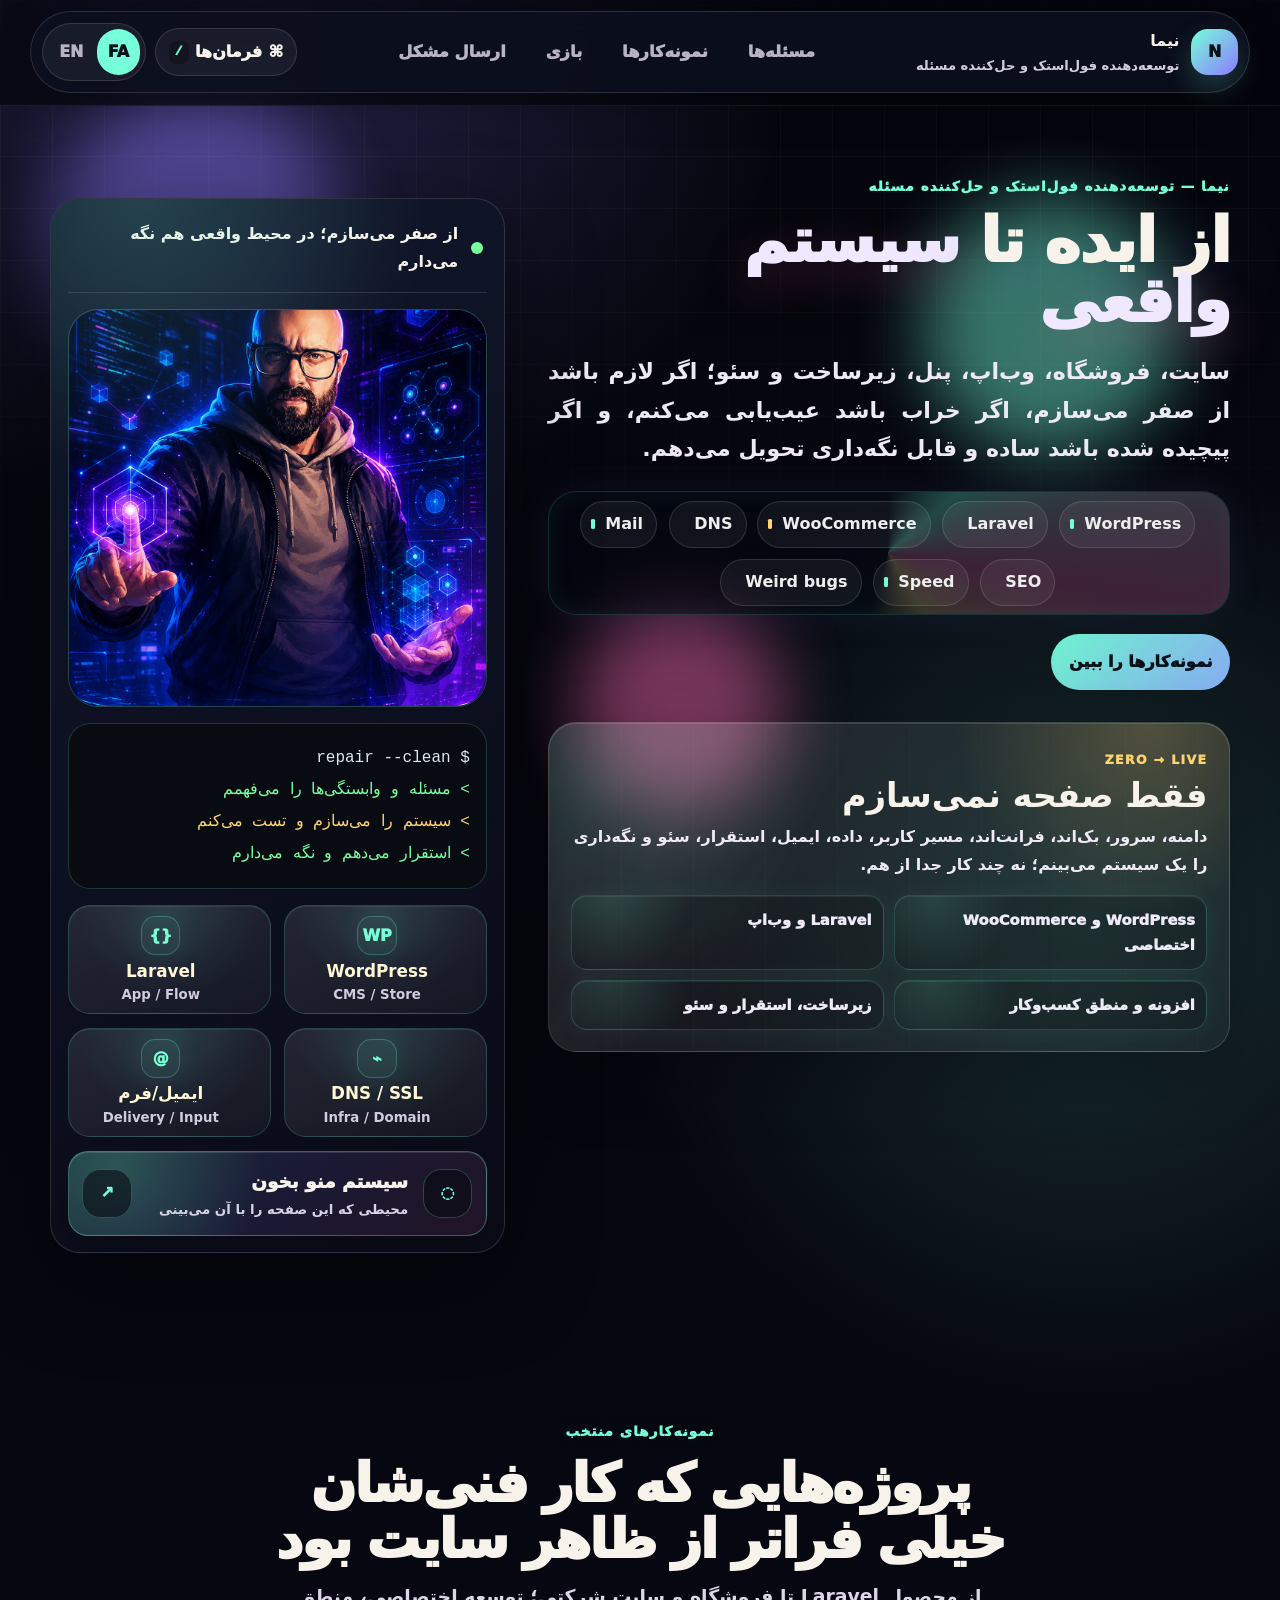
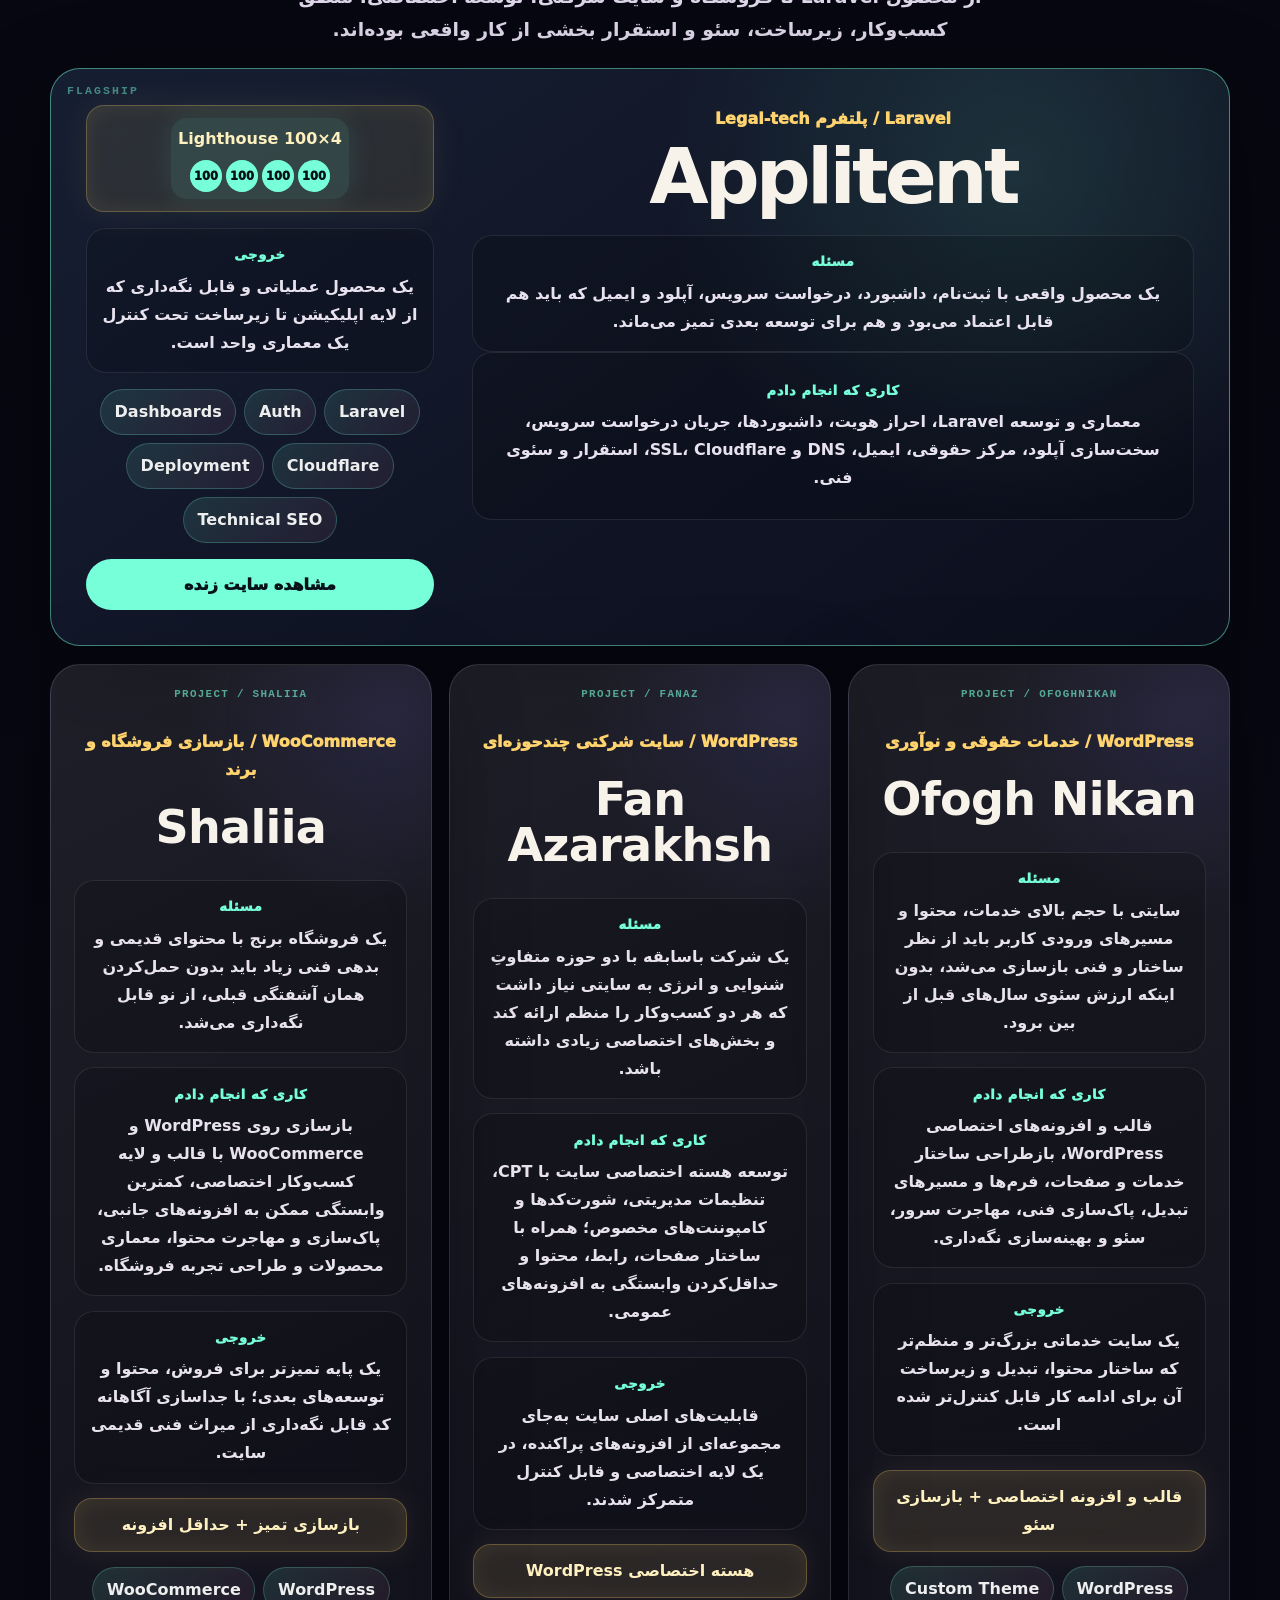
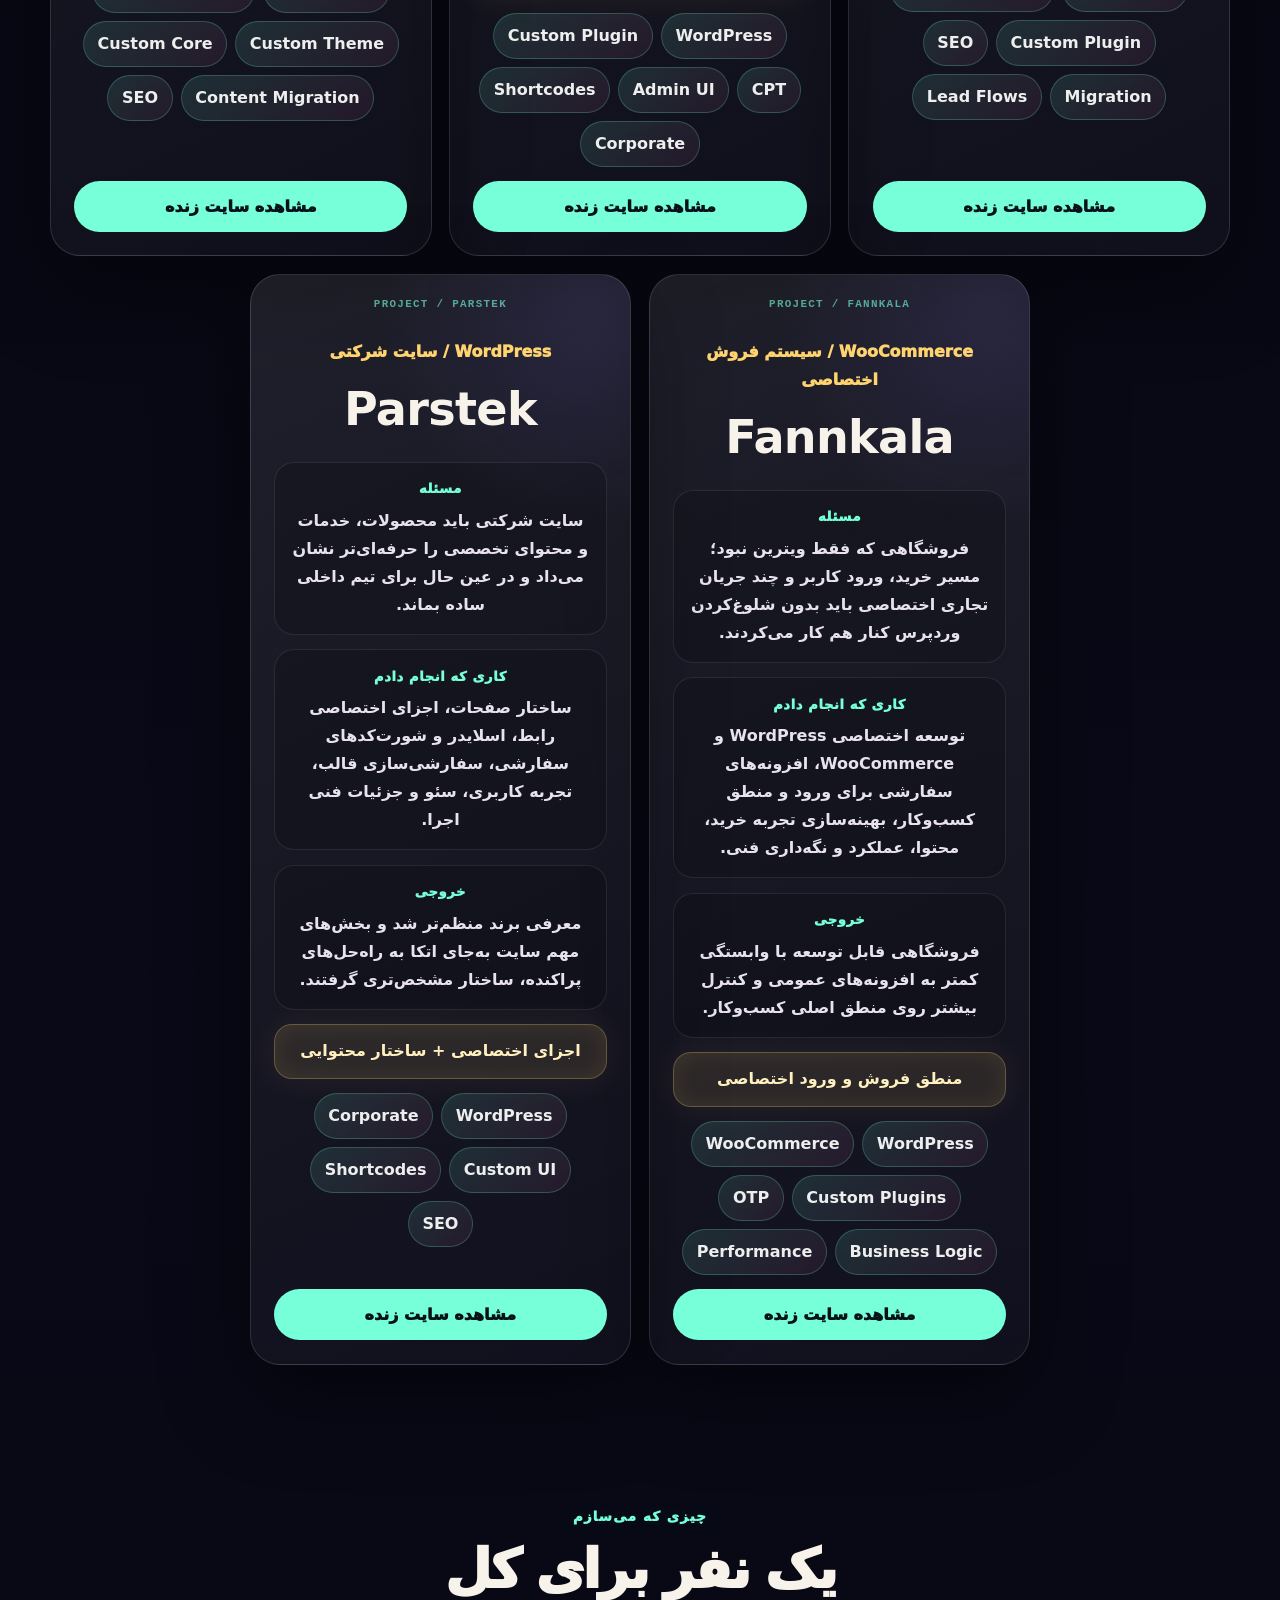
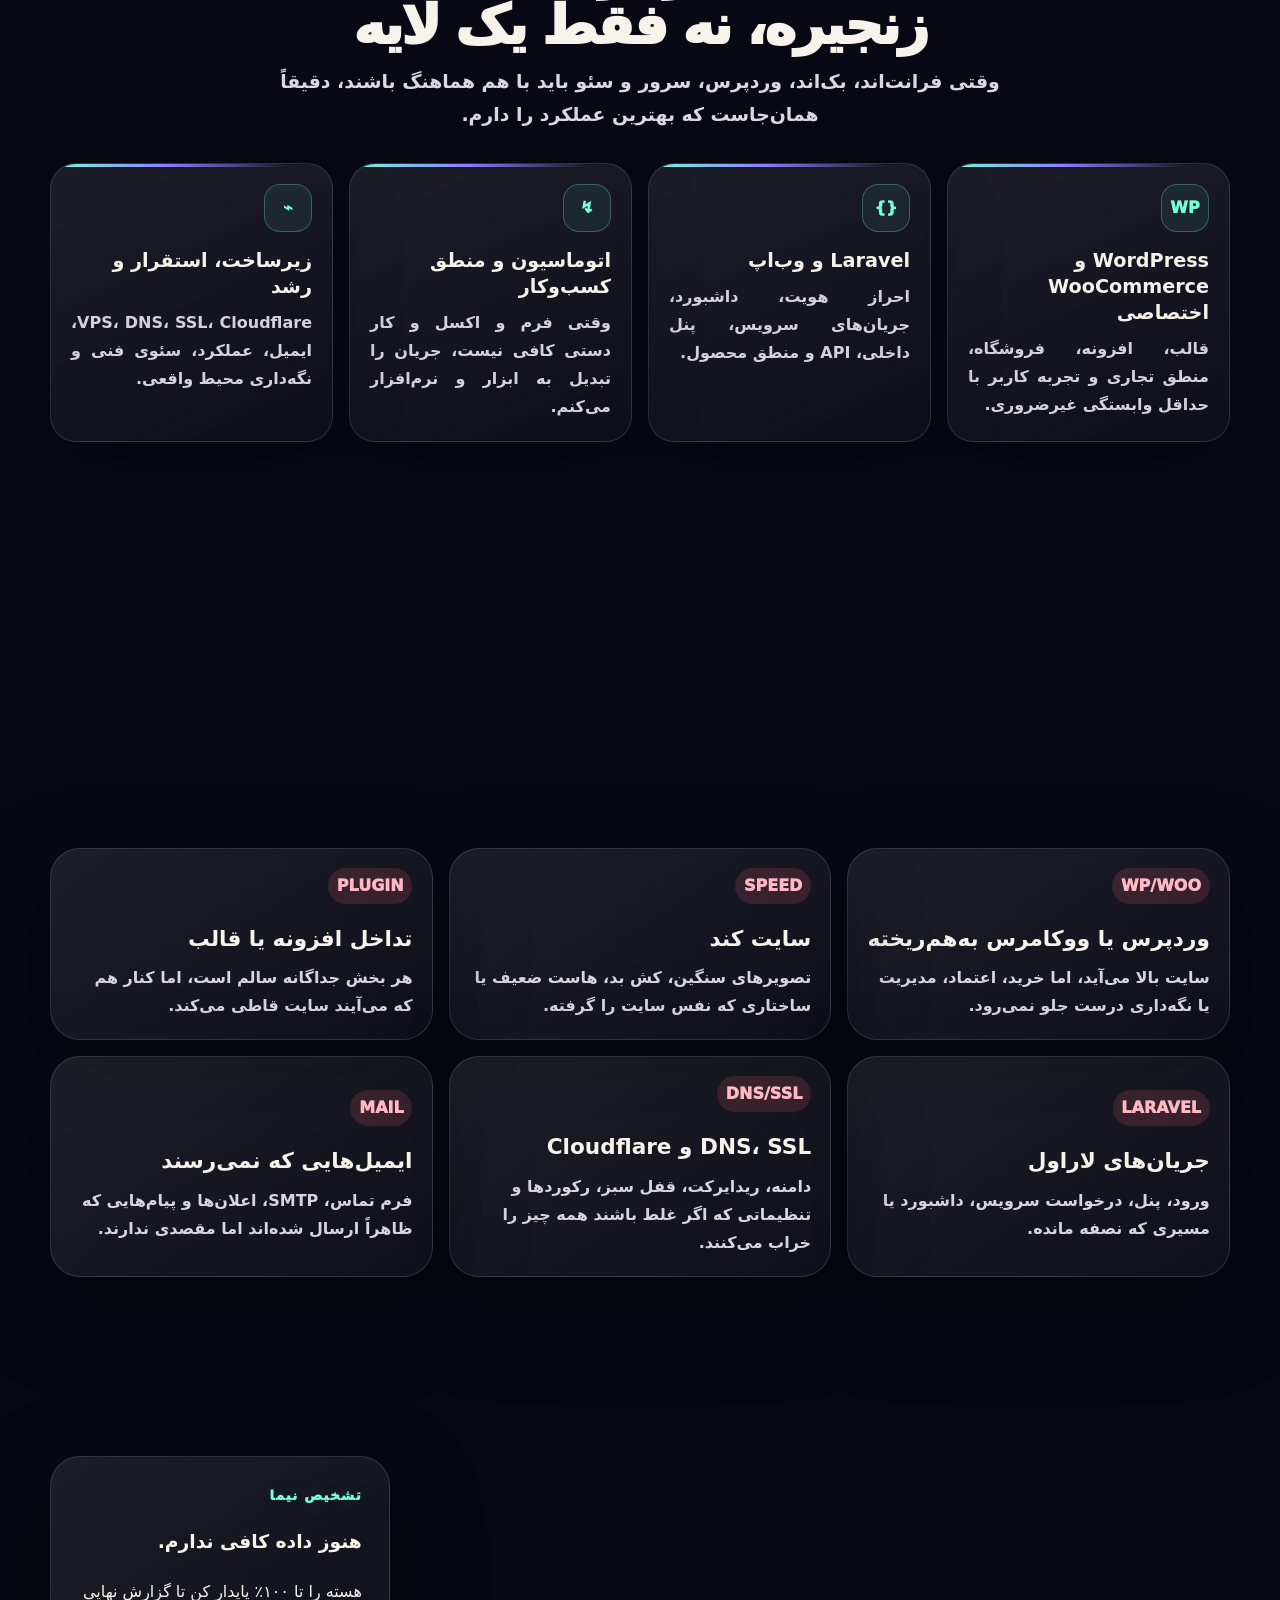
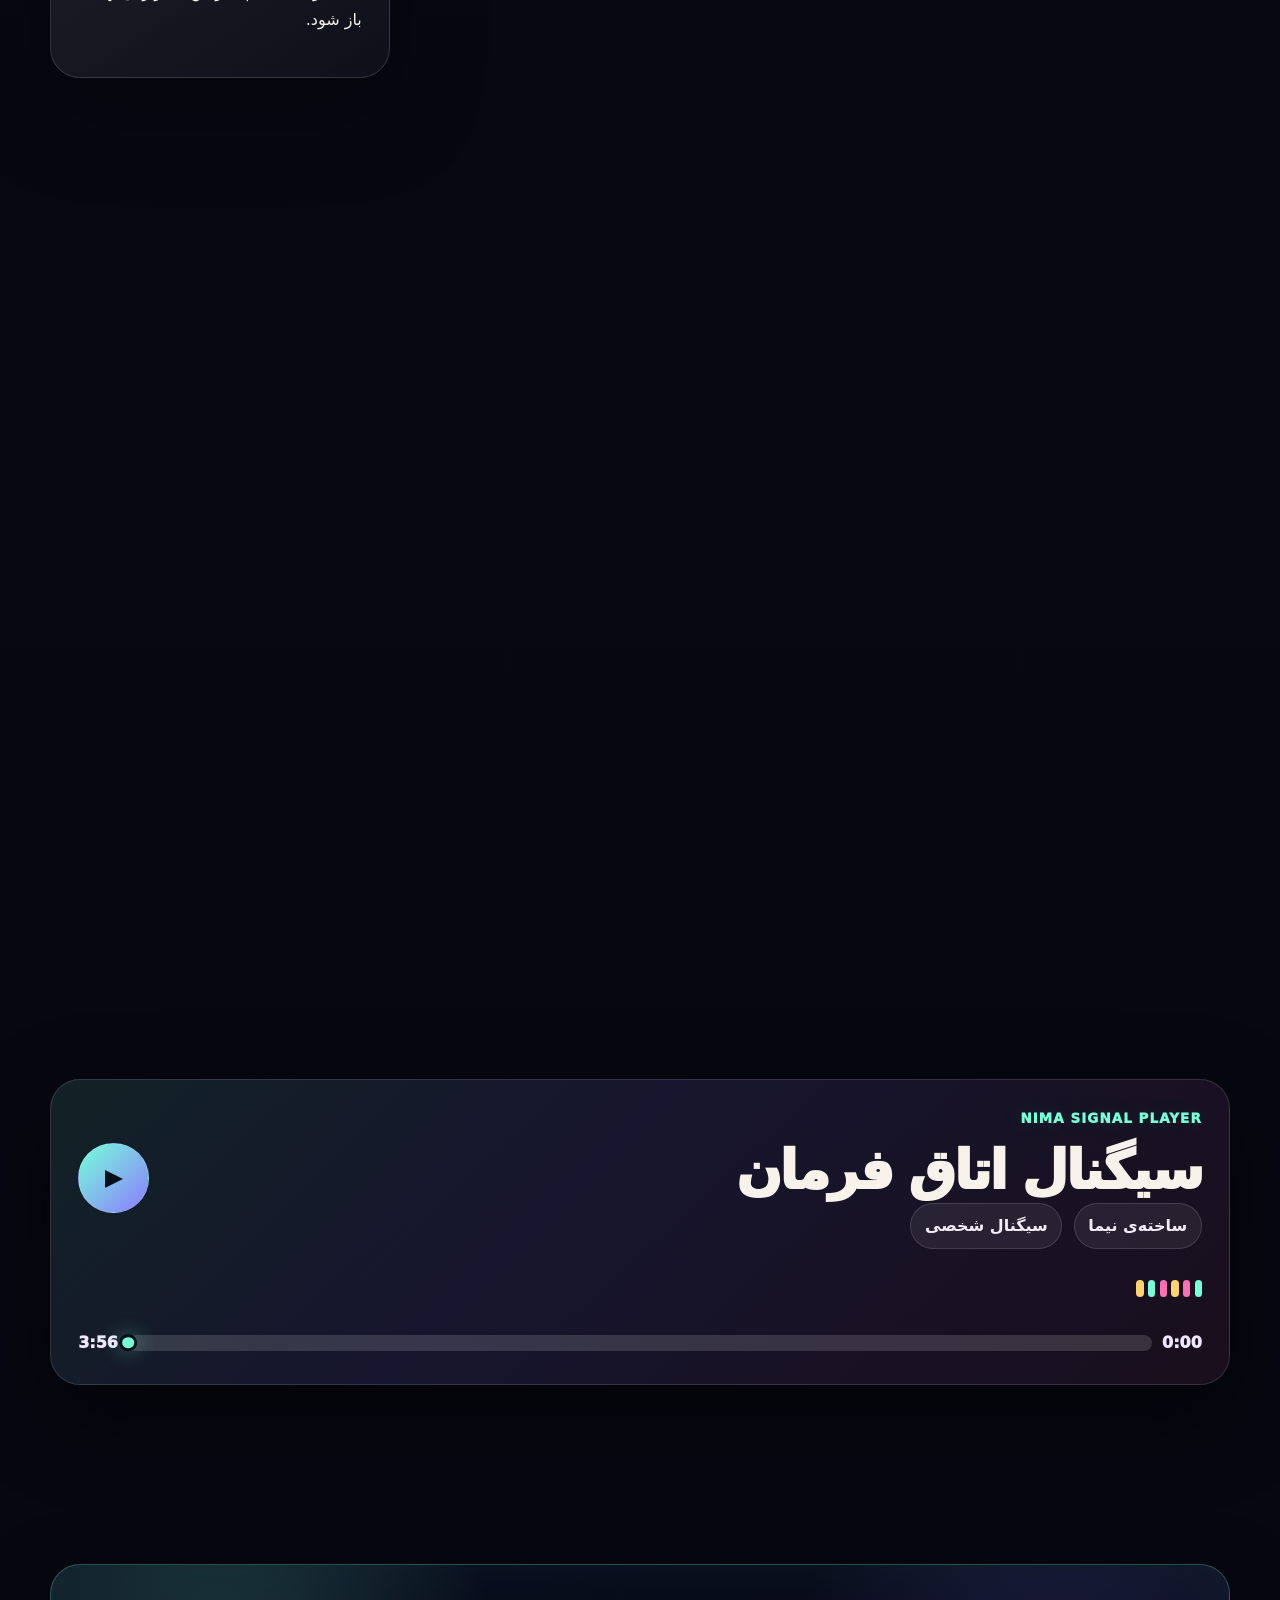
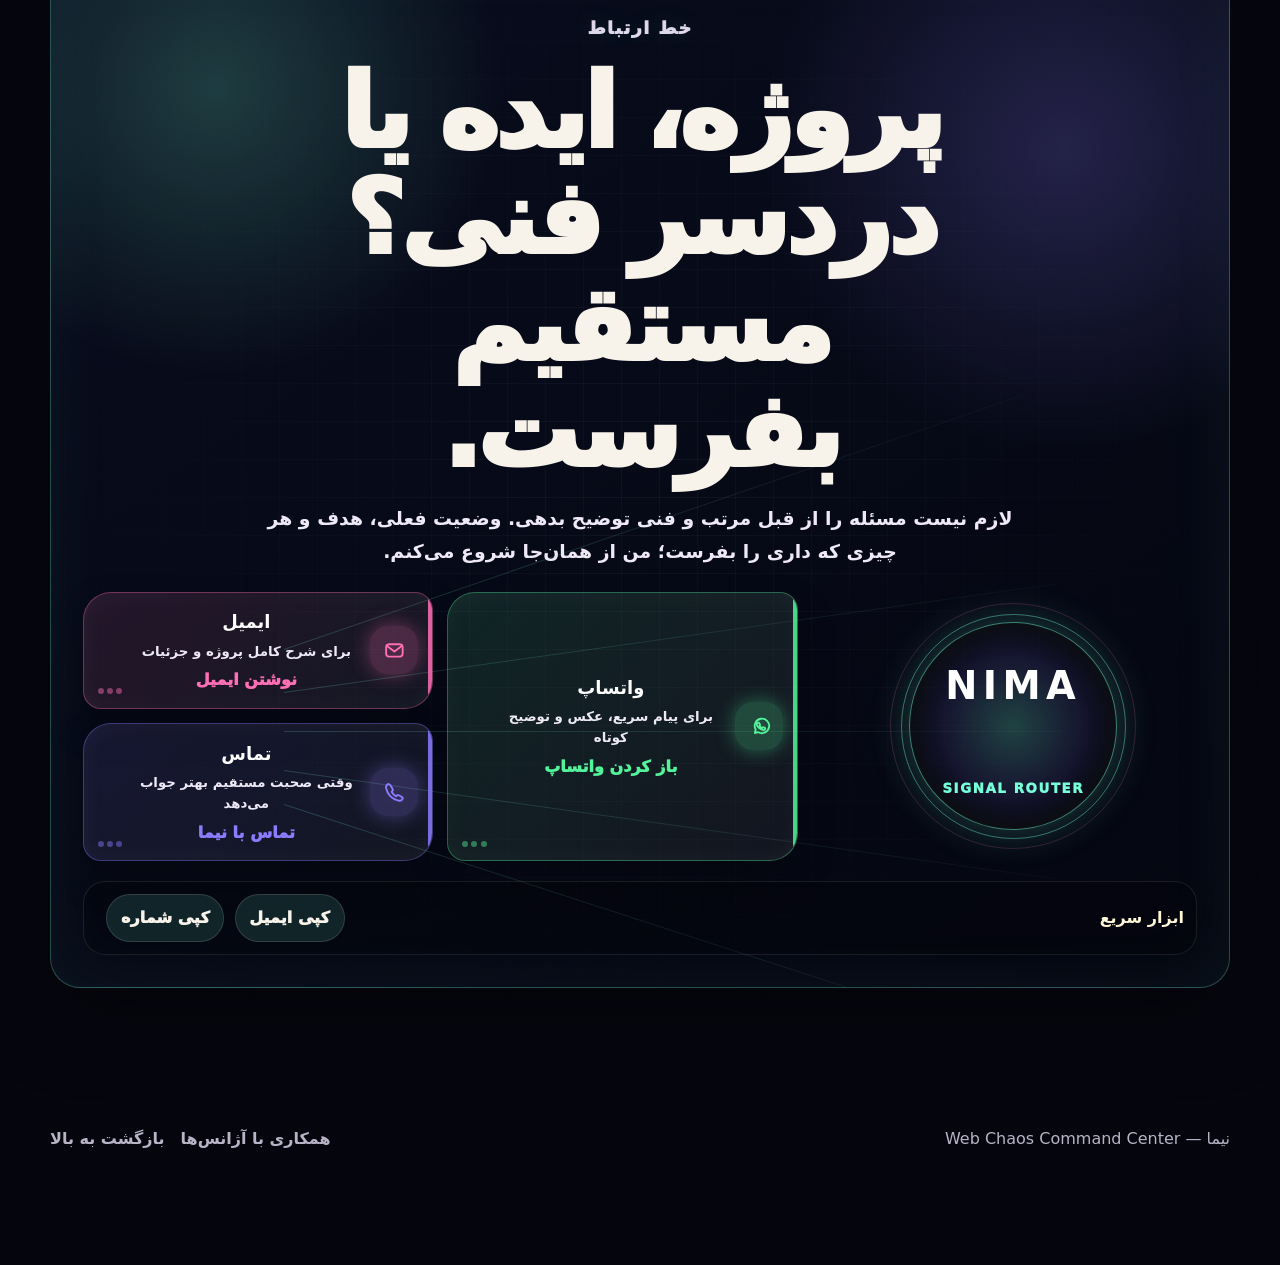
<file: index.html>
<!DOCTYPE html>
<html lang="fa" dir="rtl">
<head>
    <meta charset="UTF-8">
    <title>نیما — توسعه‌دهنده فول‌استک و سازنده سیستم‌های وب</title>
    <meta name="viewport" content="width=device-width, initial-scale=1">
    <meta name="description" content="نیما؛ توسعه‌دهنده فول‌استک برای ساخت و نگه‌داری سایت، فروشگاه، وب‌اپ و سیستم‌های آنلاین با WordPress، WooCommerce، Laravel، توسعه اختصاصی، زیرساخت، استقرار و سئوی فنی.">
    <meta name="robots" content="index,follow">
    <meta property="og:type" content="profile">
    <meta property="og:title" content="نیما — توسعه‌دهنده فول‌استک و سازنده سیستم‌های وب">
    <meta property="og:description" content="سایت، فروشگاه، وب‌اپ و سیستم‌های آنلاین؛ از توسعه اختصاصی و منطق کسب‌وکار تا زیرساخت، استقرار و سئوی فنی.">
    <meta property="og:locale" content="fa_IR">
    <meta property="og:site_name" content="Nima — Web Chaos Command Center">
    <meta property="og:image" content="./nima-command-center.png">
    <meta name="twitter:card" content="summary_large_image">
    <meta name="twitter:title" content="نیما — توسعه‌دهنده فول‌استک و سازنده سیستم‌های وب">
    <meta name="twitter:description" content="سایت، فروشگاه، وب‌اپ و سیستم‌های آنلاین؛ از توسعه اختصاصی و منطق کسب‌وکار تا زیرساخت، استقرار و سئوی فنی.">
    <meta name="twitter:image" content="./nima-command-center.png">
    <script type="application/ld+json">
    {"@context":"https://schema.org","@type":"ProfilePage","name":"Nima — Full-Stack Web Developer & Systems Builder","inLanguage":["fa-IR","en-US"],"about":{"@type":"Person","name":"Nima","email":"mailto:nima.mohebali.b@gmail.com","telephone":"+989227241378","knowsAbout":["Full-stack web development","Laravel","WordPress","WooCommerce","Custom WordPress themes","Custom WordPress plugins","Business automation","Technical SEO","Web Performance","Deployment","DNS","SSL","Cloudflare","Mail infrastructure","Web debugging"]}}
    </script>
    <link rel="stylesheet" href="assets/css/style.css">
    <link rel="stylesheet" href="assets/css/portfolio-v2.css">
    <link rel="stylesheet" href="assets/css/debug-lab-v4.css">
</head>
<body>
    <a class="skip-link" href="#main-content" data-i18n="skip">رفتن به محتوای اصلی</a>
    <div class="cursor-glow" aria-hidden="true"></div>
    <div class="ambient" aria-hidden="true"><span></span><span></span><span></span></div>

    <header class="site-header" data-i18n-aria-label="headerAria" aria-label="ناوبری اصلی">
        <nav class="nav-shell">
            <a class="brand" href="#top" data-i18n-aria-label="brandAria" aria-label="بازگشت به بالا"><span class="brand-mark">N</span><span><strong data-i18n="brandName">نیما</strong><small data-i18n="brandRole">اتاق فرمان وب نیما</small></span></a>
            <div class="nav-links" data-i18n-aria-label="navAria" aria-label="لینک‌های صفحه">
                <a href="#chaos" data-i18n="navChaos">دردسرها</a><a href="#projects" data-i18n="navProjects">ماموریت‌ها</a><a href="#boss" data-i18n="navBoss">بازی</a><a href="#contact" data-i18n="navContact">ارسال مشکل</a>
            </div>
            <div class="nav-actions">
                <button class="command-trigger" type="button" data-open-command data-i18n-aria-label="commandAria" aria-label="باز کردن فرمان‌ها"><span>⌘</span><span data-i18n="commandTrigger">فرمان‌ها</span><kbd>/</kbd></button>
                <div class="language-switch" role="group" data-i18n-aria-label="langAria" aria-label="تغییر زبان"><button type="button" class="lang-option is-active" data-lang-option="fa" aria-pressed="true">FA</button><button type="button" class="lang-option" data-lang-option="en" aria-pressed="false">EN</button><span class="lang-status" data-i18n="langStatus">حالت فارسی</span></div>
            </div>
        </nav>
    </header>

    <main id="main-content">
        <section class="hero section" id="top" aria-labelledby="hero-title">
            <div class="container hero-grid">
                <div class="hero-copy observe">
                    <p class="hero-kicker" data-i18n="heroBadge">Nima — Web Chaos Command Center</p>
                    <h1 class="hero-title" id="hero-title"><span class="hero-title-main" data-i18n="heroTitleMain">سایتت قاطی کرده؟</span><span class="hero-title-soft" data-i18n="heroTitleSoft">بفرستش</span></h1>
                    <p class="hero-subtitle" data-i18n="heroSubtitle">وردپرس، لاراول، ووکامرس، سئو، سرعت، DNS، ایمیل، فرم‌های خراب، جریان‌های نصفه‌نیمه و باگ‌هایی که کسی حوصله‌شان را ندارد؛ اول نقشه مشکل را درمی‌آورم، بعد تمیز درستش می‌کنم.</p>
                    <div class="chaos-strip" aria-label="Web chaos signals"><span>WordPress</span><span>Laravel</span><span>WooCommerce</span><span>DNS</span><span>Mail</span><span>SEO</span><span>Speed</span><span>Weird bugs</span></div>
                    <div class="hero-actions hero-actions-minimal"><a href="#contact" class="btn primary-btn" data-i18n="heroCtaContact">بفرست بررسی کنم</a></div>
                    <article class="scratch-card hero-support-card">
                        <span class="scratch-kicker">ZERO → LIVE</span>
                        <h2 data-i18n="scratchTitle">از صفر هم می‌سازم</h2>
                        <p data-i18n="scratchBody">اگر چیزی هنوز فقط ایده است، می‌توانم از صفر برایش ساختار، مسیر کاربر، ظاهر، منطق و نسخه قابل استفاده بسازم.</p>
                        <div class="scratch-list" aria-label="Build from scratch options">
                            <span data-i18n="scratchItem1">لندینگ و سایت شرکتی</span>
                            <span data-i18n="scratchItem2">فروشگاه وردپرسی / ووکامرس</span>
                            <span data-i18n="scratchItem3">وب‌اپ و پنل لاراول</span>
                            <span data-i18n="scratchItem4">ساختار، محتوا و جریان کار</span>
                        </div>
                    </article>
                </div>
                <aside class="dashboard observe" data-i18n-aria-label="dashboardAria" aria-label="داشبورد فرمان">
                    <div class="dash-top"><span class="pulse-dot"></span><strong data-i18n="dashTitle">ورودی مشکلات باز است</strong></div><figure class="operator-card"><img src="./nima-command-center.png" alt="نیما در اتاق فرمان وب" data-i18n-alt="operatorAlt"></figure>
                    <div class="terminal-card"><p>$ repair --clean</p><p class="ok" data-i18n="terminal1">&gt; مشکل را می‌خوانم</p><p class="warn" data-i18n="terminal2">&gt; مسیر را پیدا می‌کنم</p><p class="ok" data-i18n="terminal3">&gt; تمیز تعمیر می‌کنم</p></div>
                    <div class="system-cards system-lights" aria-label="Repair categories">
                        <span class="system-module"><i>WP</i><strong>WordPress</strong><small>CMS / Store</small></span>
                        <span class="system-module"><i>{}</i><strong>Laravel</strong><small>App / Flow</small></span>
                        <span class="system-module"><i>⌁</i><strong>DNS / SSL</strong><small>Infra / Domain</small></span>
                        <span class="system-module"><i>@</i><strong data-i18n="statusMailLabel">ایمیل / فرم</strong><small>Delivery / Input</small></span>
                    </div>
                    <button class="scan-card" type="button" data-scan-visitor>
                        <span class="scan-glyph" aria-hidden="true">◌</span>
                        <span class="scan-copy"><strong data-i18n="scanCta">سیستم منو بخون</strong><small data-i18n="scanHelper">محیطی که این صفحه را با آن می‌بینی</small></span>
                        <span class="scan-arrow" aria-hidden="true">↗</span>
                    </button>
                </aside>
            </div>
        </section>

        <section class="section" id="chaos" aria-labelledby="chaos-title">
            <div class="container"><div class="section-heading observe"><p class="section-kicker" data-i18n="chaosKicker">دردسرهای آشنا</p><h2 id="chaos-title" data-i18n="chaosTitle">این‌ها همان چیزهایی‌اند که معمولاً کسی حوصله باز کردنشان را ندارد.</h2></div><div class="chaos-grid" id="chaos-grid"></div></div>
        </section>

        <section class="section" id="projects" aria-labelledby="projects-title">
            <div class="container"><div class="section-heading observe"><p class="section-kicker" data-i18n="projectsKicker">ماموریت‌های واقعی</p><h2 id="projects-title" data-i18n="projectsTitle">چند نمونه از جاهایی که فقط ظاهر سایت مهم نبود</h2><p data-i18n="projectsSubtitle">ساختار، مسیر کاربر، نگه‌داری، سرعت و عیب‌یابی واقعی هم بخشی از کار بودند.</p></div><div class="mission-grid" id="mission-grid"></div></div>
        </section>

        <section class="section split-section" id="boss" aria-labelledby="boss-title">
            <div class="container game-layout debug-lab-layout">
                <article class="game-card debug-lab-card observe" id="game-card">
                    <div class="game-head debug-lab-head"><div><p class="section-kicker" data-i18n="gameKicker">پاکسازی آشوب سایت</p><h2 id="boss-title" data-i18n="gameTitle">آشوب‌ها را از هسته سایت پاک کن</h2><p data-i18n="gameIntro">روی گلیچ‌ها بزن، اتاق را روشن کن و سایت را به حالت پایدار برگردان.</p></div><button class="btn primary-btn" type="button" data-start-game data-i18n="startGame">شروع پاکسازی</button></div>
                    <div class="debug-lab-shell">
                        <div class="rescue-hud debug-lab-hud" aria-live="polite"><span><b data-i18n="stabilityLabel">پایداری</b><i id="game-power">0%</i></span><span><b data-i18n="cleanedLabel">پاک شده</b><i id="game-cleaned">0</i></span><span><b data-i18n="comboLabel">کمبو</b><i id="game-combo">0</i></span></div>
                        <div class="debug-lab-stage chaos-stage" id="debug-lab-stage" aria-label="Chaos Cleaner stage">
                            <div class="lab-wall lab-wall-back" aria-hidden="true"></div><div class="lab-wall lab-wall-left" aria-hidden="true"></div><div class="lab-wall lab-wall-right" aria-hidden="true"></div><div class="lab-floor" aria-hidden="true"></div>
                            <div class="lab-core" id="lab-core" aria-hidden="true"><span>CORE</span></div>
                            <div class="lab-beams" id="lab-beams" aria-hidden="true"></div>
                            <div class="lab-consoles" id="lab-consoles"></div>
                        </div>
                        <p class="game-status" id="game-status" aria-live="polite" data-i18n="gameStatusIdle">برای شروع، روی گلیچ‌های اطراف هسته بزن.</p>
                        <div class="game-actions"><button class="btn ghost-btn" type="button" data-reset-game data-i18n="resetGame">شروع دوباره</button></div>
                    </div>
                </article>
                <aside class="diagnosis-card observe" id="diagnosis-card" aria-live="polite"><p class="section-kicker" data-i18n="diagnosisKicker">تشخیص نیما</p><h3 data-i18n="diagnosisLocked">تشخیص هنوز قفل است.</h3><p data-i18n="diagnosisHint">آشوب‌ها را پاک کن تا نقشه مشکل روشن شود.</p></aside>
            </div>
        </section>

        <section class="section signal-section" id="signal" aria-labelledby="signal-title">
            <div class="container"><article class="signal-player observe" id="signal-player" data-audio-ready="false"><div class="signal-copy"><p class="section-kicker">Nima Signal Player</p><h2 id="signal-title" data-i18n="signalTitle">Command Center Signal</h2><div class="vibe-tags"><span data-i18n="tagMade">ساخته‌ی نیما</span><span data-i18n="tagPersonal">سیگنال شخصی</span></div></div><button class="signal-play" type="button" data-audio-toggle data-i18n-aria-label="audioPlay" aria-label="پخش سیگنال">▶</button><div class="wave" aria-hidden="true"><span></span><span></span><span></span><span></span><span></span><span></span></div><div class="signal-scrub"><time id="audio-current">0:00</time><button class="signal-progress" type="button" data-audio-seek aria-label="Audio timeline"><span id="audio-progress"></span><i id="audio-thumb"></i></button><time id="audio-duration">0:00</time></div><p class="audio-note" id="audio-note" data-i18n="audioMissing">اگر فایل صوتی موجود نباشد، پلیر بی‌صدا و تمیز می‌ماند.</p><audio id="command-audio" preload="metadata" src="assets/audio/command-center.mp3"></audio></article></div>
        </section>

        <section class="section contact-section" id="contact" aria-labelledby="contact-title">
            <div class="container"><article class="contact-card contact-switchboard observe"><div class="contact-intro"><p class="section-kicker" data-i18n="contactKicker">خط ارتباط</p><h2 id="contact-title" data-i18n="contactTitle">از هر مسیری راحتی، پیام بده.</h2><p data-i18n="contactText">پروژه، باگ، ایده نصفه، سایت کند یا چیزی که هنوز دقیق نمی‌دانی مشکلش چیست؛ همان‌طور که هست بفرست.</p></div><div class="switchboard-panel"><div class="route-lines" aria-hidden="true"><span></span><span></span><span></span><span></span><span></span></div><div class="router-core" aria-hidden="true"><span class="pulse-ring"></span><strong>NIMA</strong><small data-i18n="contactRouterLabel">SIGNAL ROUTER</small></div><div class="contact-channel-grid" id="contact-channel-grid"></div></div><div class="contact-utilities" aria-label="Contact utilities"><strong data-i18n="contactUtilityTitle">ابزار سریع</strong><button class="copy-btn" type="button" data-copy="email" data-i18n="copyEmail">کپی ایمیل</button><button class="copy-btn" type="button" data-copy="phone" data-i18n="copyPhone">کپی شماره</button><p class="copy-status" id="copy-status" aria-live="polite"></p></div></article></div>
        </section>
    </main>

    <footer class="page-footer"><div class="container footer-content"><p data-i18n="footerText">نیما — Web Chaos Command Center</p><nav class="footer-links" data-i18n-aria-label="footerNavAria" aria-label="لینک‌های پایین صفحه"><a href="agency-partner/" data-i18n="agencyPartnerLink">همکاری با آژانس‌ها</a><a href="#top" data-i18n="backTop">بازگشت به بالا</a></nav></div></footer>
    <div class="mobile-dock" aria-label="Pocket console"><button type="button" data-open-command>⌘</button><a href="#boss">☠︎</a><a href="#contact">✉</a><button type="button" data-audio-toggle>▶</button></div>

    <div class="diagnostics-dialog" id="diagnostics-dialog" role="dialog" aria-modal="true" aria-labelledby="diagnostics-title" hidden><div class="diagnostics-backdrop" data-close-diagnostics></div><div class="diagnostics-panel" role="document"><div class="diagnostics-head"><div><p class="section-kicker">Environment Scan</p><h2 id="diagnostics-title" data-i18n="diagnosticsTitle">اسکن محیط</h2></div><button class="icon-button" type="button" data-close-diagnostics data-i18n-aria-label="closeAria" aria-label="بستن">×</button></div><div class="diagnostics-grid" id="diagnostics-grid" hidden aria-live="polite"></div></div></div>
    <div class="command-dialog" id="command-dialog" role="dialog" aria-modal="true" aria-labelledby="command-title" hidden><div class="command-backdrop" data-close-command></div><div class="command-panel" role="document"><div class="command-head"><div><p class="section-kicker">System Console</p><h2 id="command-title" data-i18n="paletteTitle">فرمان‌ها</h2></div><button class="icon-button" type="button" data-close-command data-i18n-aria-label="closeAria" aria-label="بستن">×</button></div><div class="command-list" id="command-list"></div><p class="command-hint" data-i18n="paletteHint">/ برای باز کردن، Escape برای بستن.</p></div></div>
    <script src="assets/js/main.js"></script>
    <script src="assets/js/portfolio-v2.js"></script>
    <script src="assets/js/debug-lab-v4.js"></script>
</body>
</html>
</file>
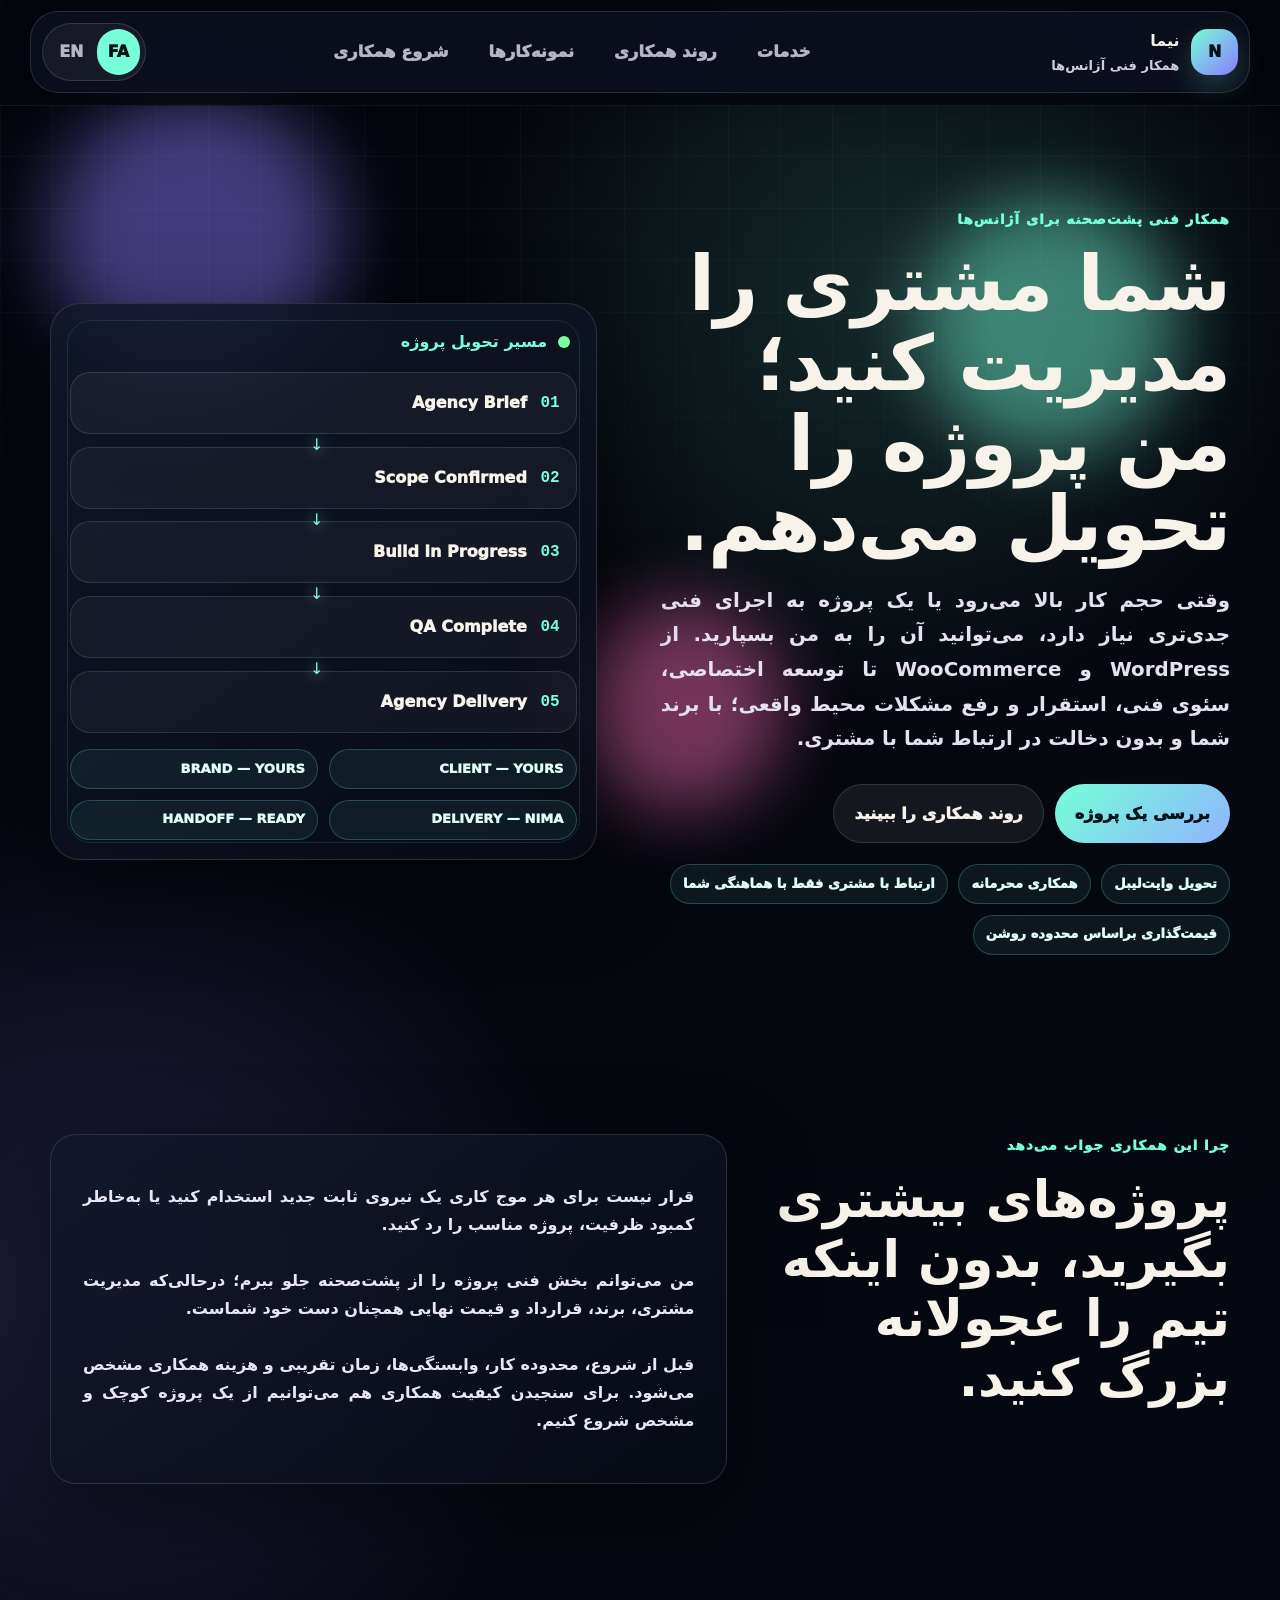
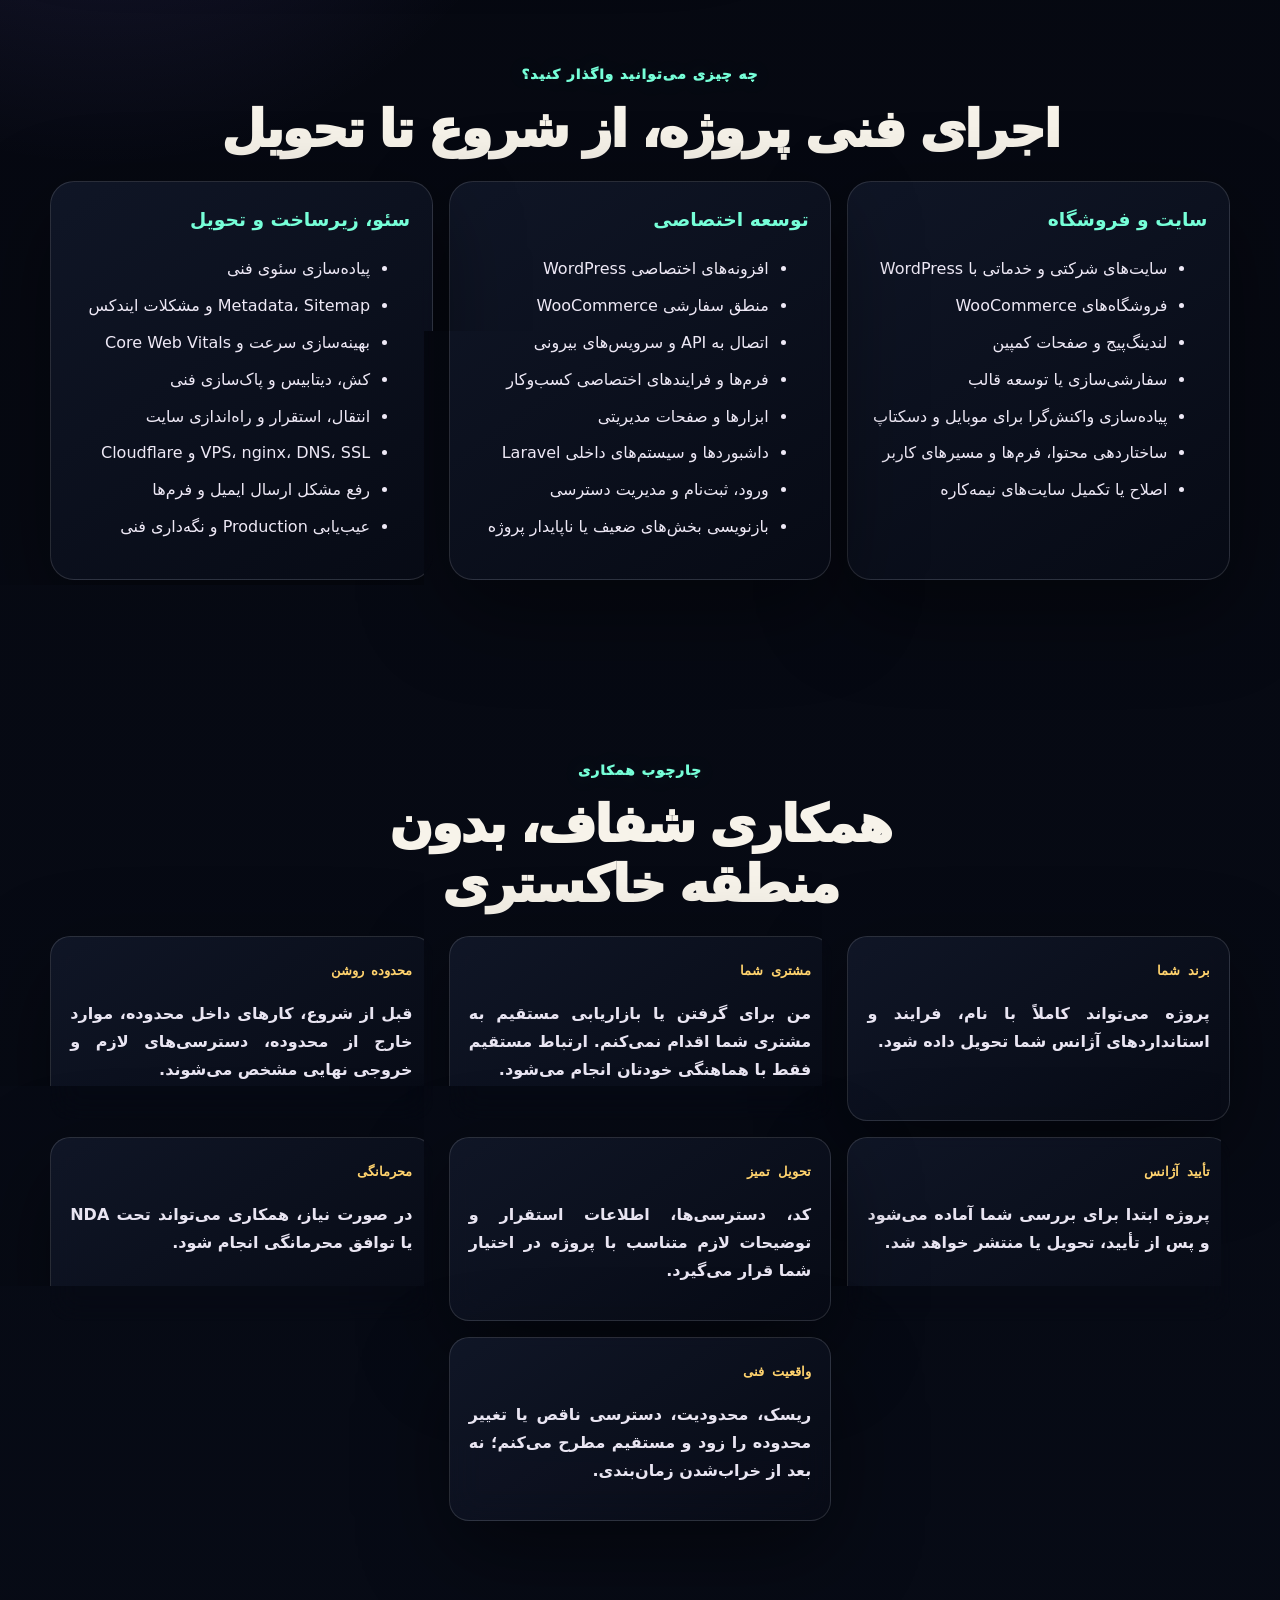
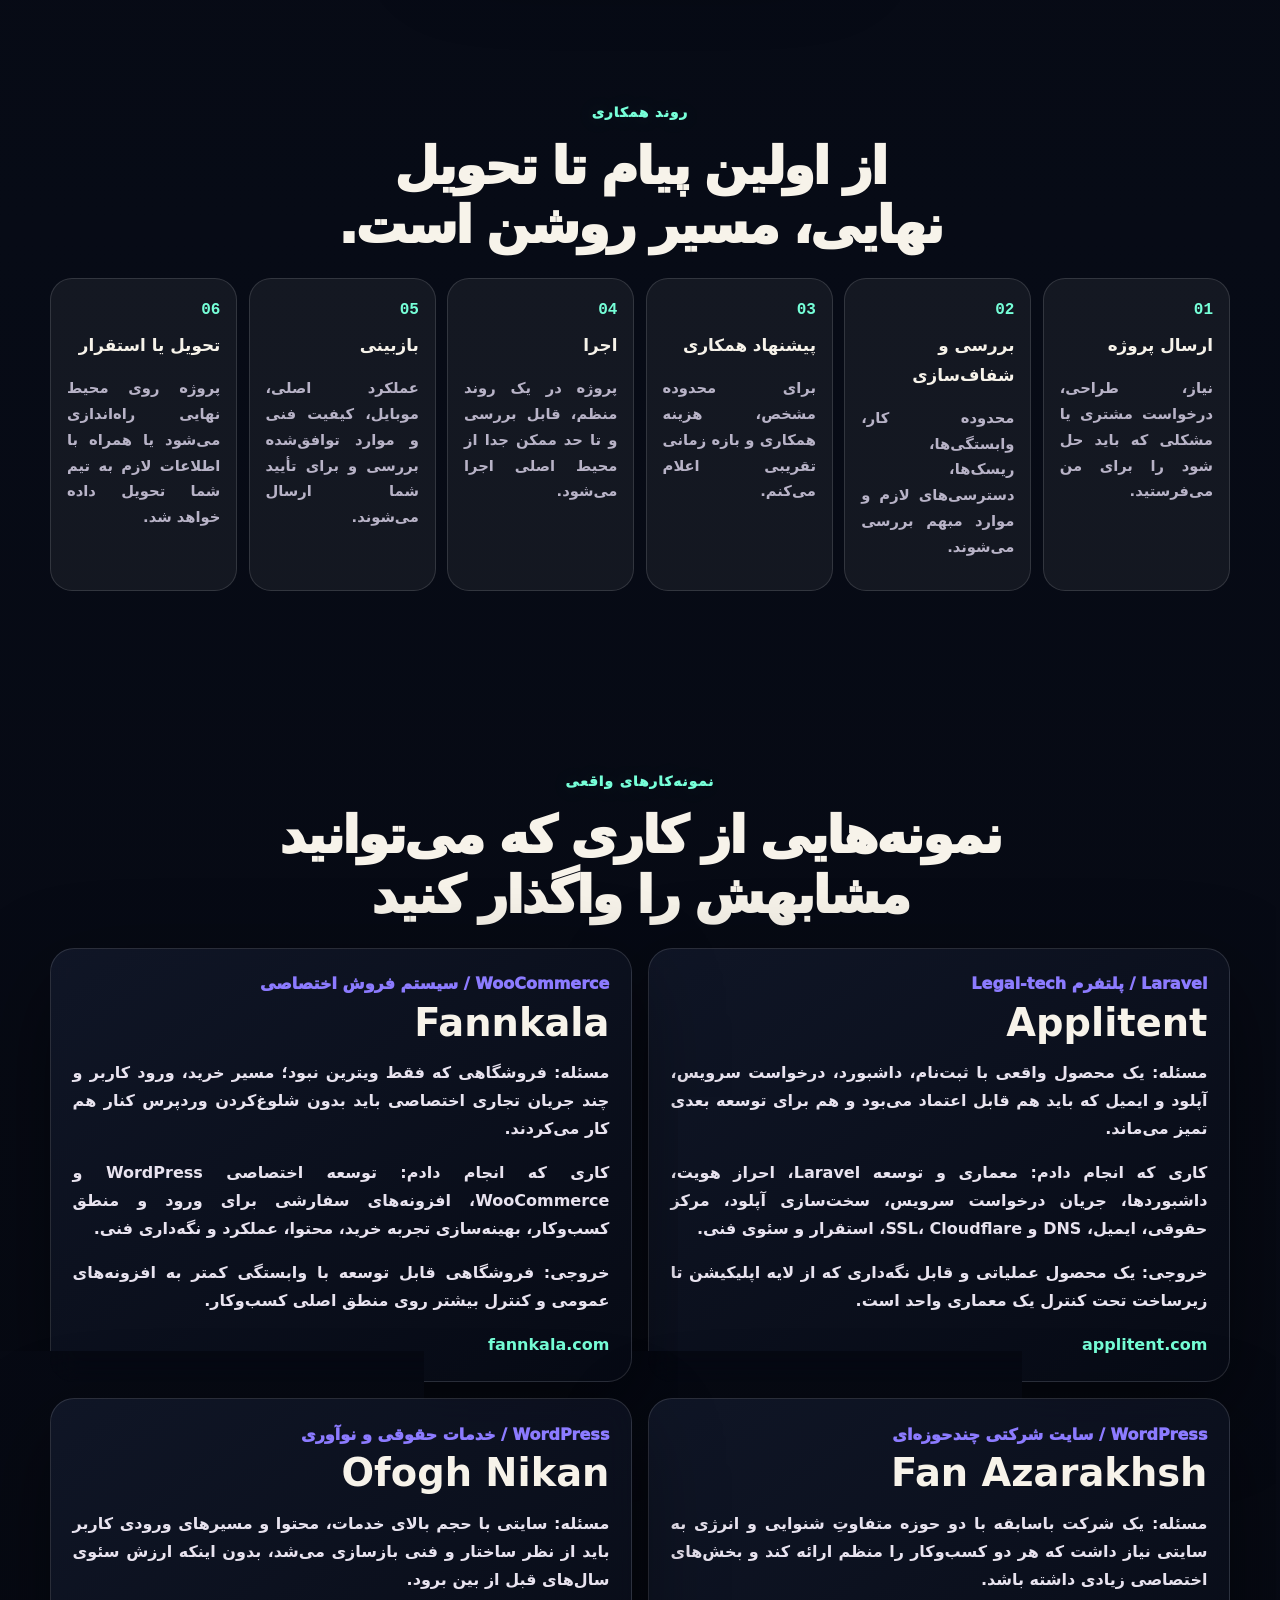
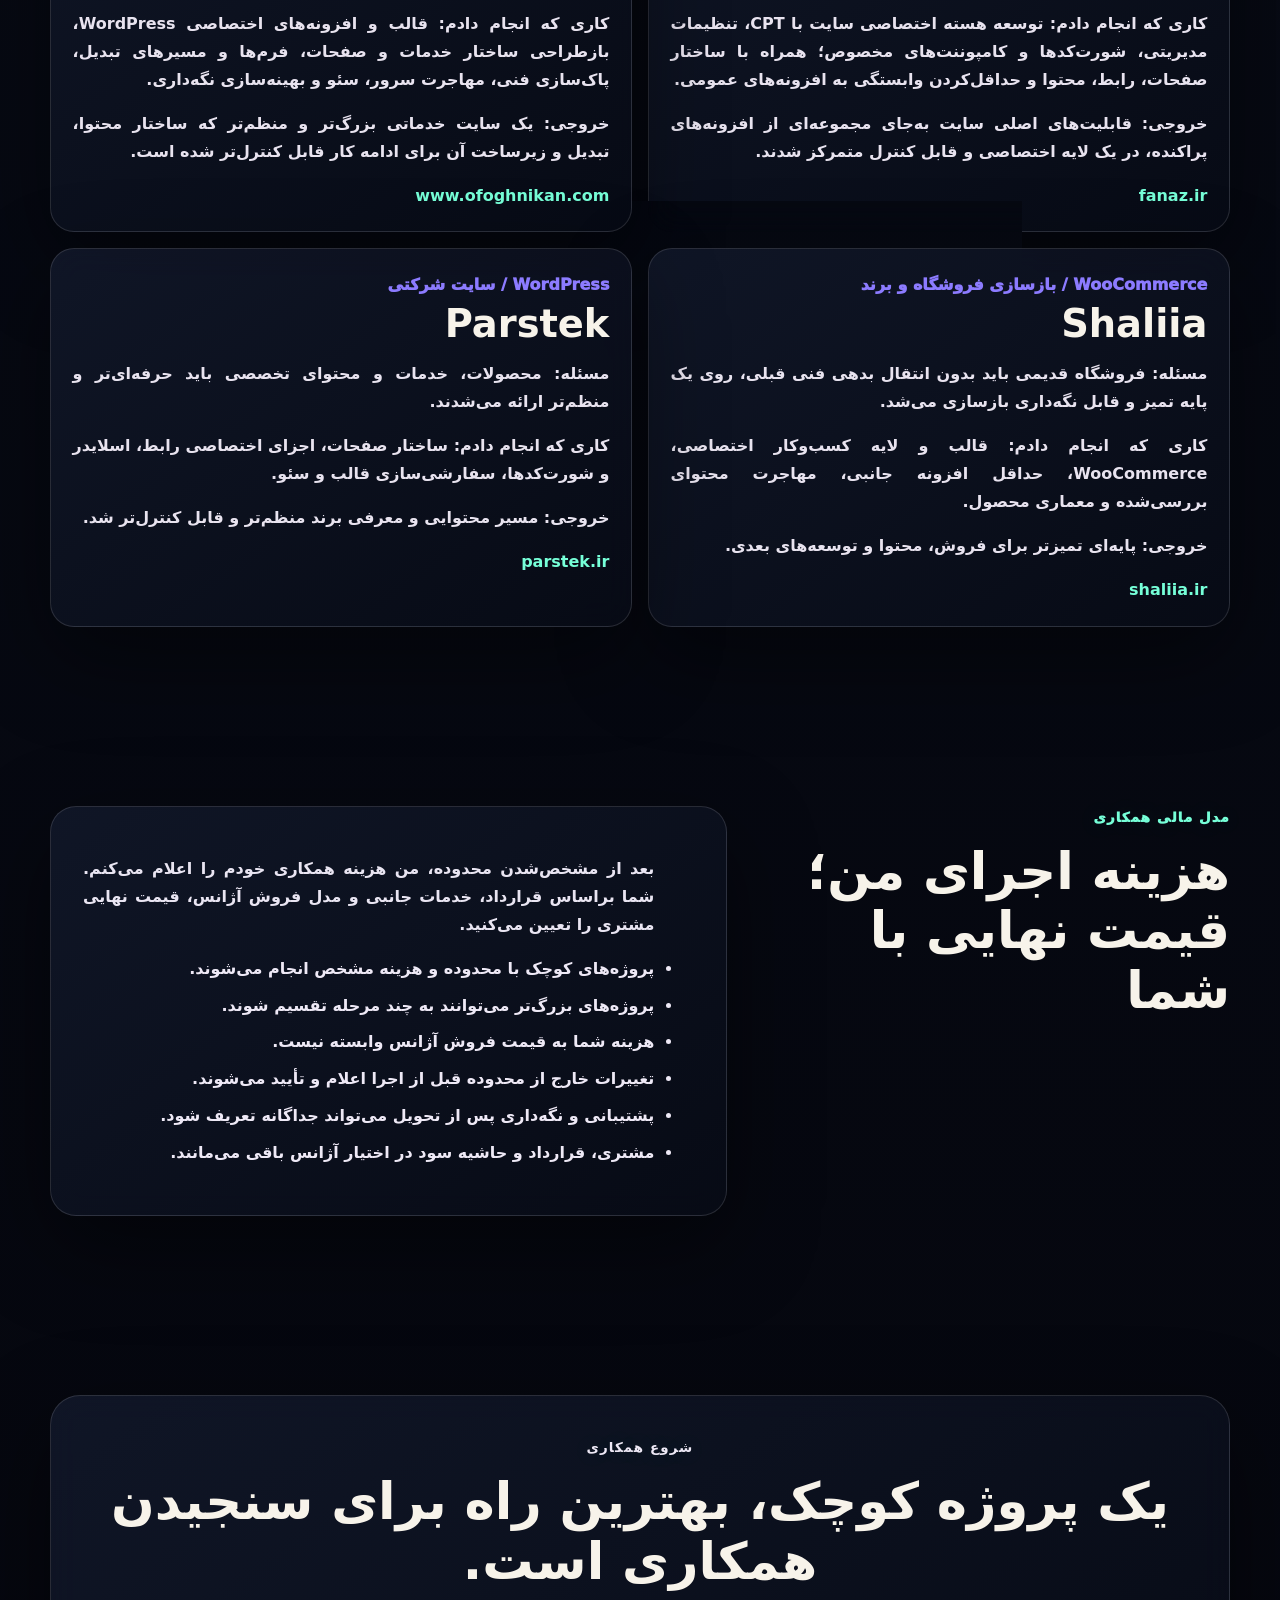
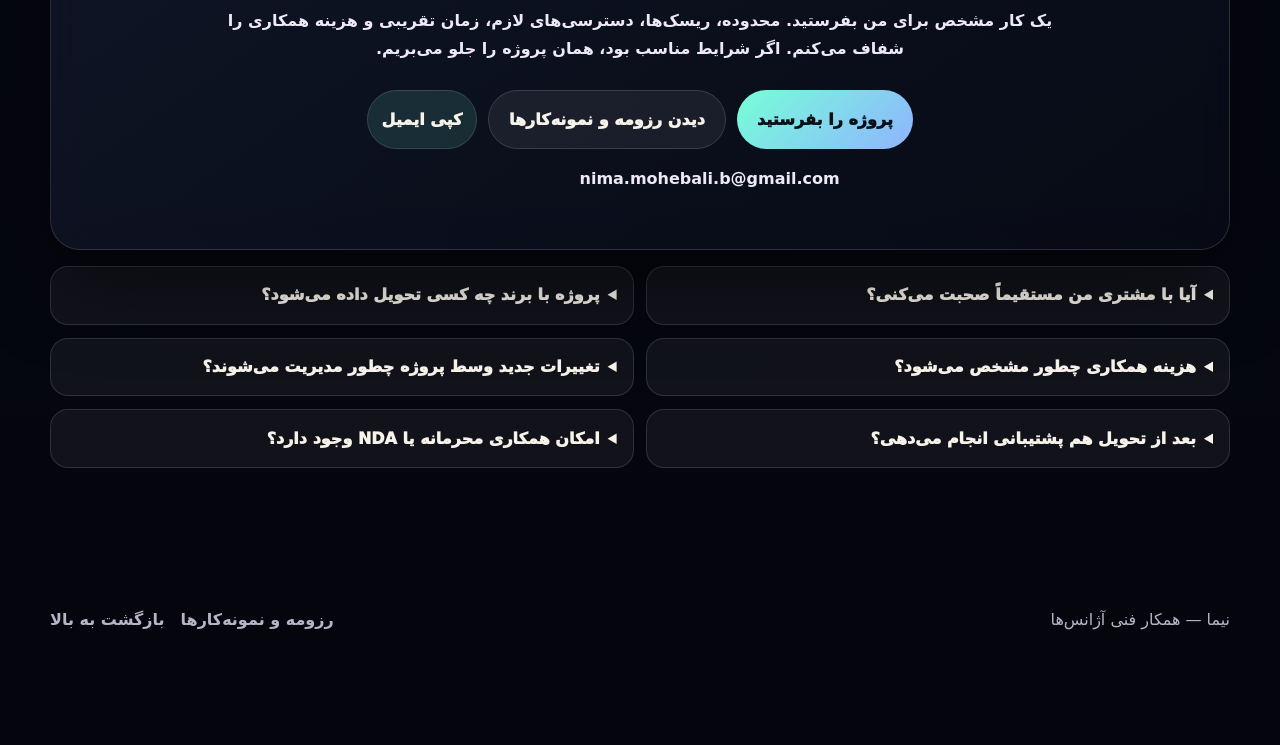
<file: agency-partner/index.html>
<!DOCTYPE html>
<html lang="fa" dir="rtl">
<head>
    <meta charset="UTF-8">
    <title>همکار فنی آژانس‌ها | WordPress، توسعه اختصاصی، SEO و زیرساخت — نیما</title>
    <meta name="viewport" content="width=device-width, initial-scale=1">
    <meta name="description" content="همکار فنی پشت‌صحنه برای آژانس‌ها؛ اجرای WordPress، WooCommerce، توسعه اختصاصی، SEO، استقرار، زیرساخت و رفع مشکلات محیط واقعی با برند آژانس.">
    <meta name="robots" content="index,follow">
    <link rel="canonical" href="https://nima-moheb.github.io/myCV/agency-partner/">
    <meta property="og:type" content="website">
    <meta property="og:title" content="White-label agency partnership with Nima">
    <meta property="og:description" content="White-label WordPress, SEO implementation, custom development, deployment, and troubleshooting partner for agencies.">
    <meta property="og:url" content="https://nima-moheb.github.io/myCV/agency-partner/">
    <meta property="og:locale" content="fa_IR">
    <meta property="og:site_name" content="Nima — Web Chaos Command Center">
    <meta property="og:image" content="https://nima-moheb.github.io/myCV/nima-command-center.png">
    <meta name="twitter:card" content="summary">
    <meta name="twitter:title" content="White-label agency partnership with Nima">
    <meta name="twitter:description" content="A quiet technical delivery partner for WordPress, SEO, infrastructure, and custom web projects.">
    <meta name="twitter:image" content="https://nima-moheb.github.io/myCV/nima-command-center.png">
    <script type="application/ld+json">{"@context":"https://schema.org","@type":"ProfessionalService","name":"Nima — White-label agency technical delivery","url":"https://nima-moheb.github.io/myCV/agency-partner/","email":"nima.mohebali.b@gmail.com","areaServed":"IR","inLanguage":["fa-IR","en-US"],"description":"White-label WordPress, SEO implementation, custom development, deployment, and technical troubleshooting partner for agencies.","provider":{"@type":"Person","name":"Nima","email":"nima.mohebali.b@gmail.com","knowsAbout":["WordPress","WooCommerce","Laravel","Technical SEO","DNS","SSL","Cloudflare","Web Performance"]}}</script>
    <link rel="stylesheet" href="../assets/css/style.css">
    <link rel="stylesheet" href="../assets/css/agency-partner.css">
    <link rel="stylesheet" href="../assets/css/portfolio-v2.css">
</head>
<body class="agency-page">
    <a class="skip-link" href="#main-content" data-i18n="skip">رفتن به محتوای اصلی</a>
    <div class="cursor-glow" aria-hidden="true"></div><div class="ambient" aria-hidden="true"><span></span><span></span><span></span></div>
    <header class="site-header" data-i18n-aria-label="headerAria" aria-label="ناوبری اصلی">
        <nav class="nav-shell">
            <a class="brand" href="../"><span class="brand-mark">N</span><span><strong data-i18n="brandName">نیما</strong><small data-i18n="brandRole">همکار فنی آژانس‌ها</small></span></a>
            <div class="nav-links"><a href="#capabilities" data-i18n="navCapabilities">خدمات</a><a href="#workflow" data-i18n="navWorkflow">روند همکاری</a><a href="#work" data-i18n="navWork">نمونه‌کارها</a><a href="#contact" data-i18n="navContact">شروع همکاری</a></div>
            <div class="nav-actions"><div class="language-switch" role="group" data-i18n-aria-label="langAria" aria-label="تغییر زبان"><button type="button" class="lang-option is-active" data-lang-option="fa" aria-pressed="true">FA</button><button type="button" class="lang-option" data-lang-option="en" aria-pressed="false">EN</button><span class="lang-status" data-i18n="langStatus">حالت فارسی</span></div></div>
        </nav>
    </header>
    <main id="main-content">
        <section class="agency-hero section" id="top"><div class="container agency-hero-grid"><div class="agency-hero-copy observe"><p class="section-kicker" data-i18n="heroKicker">همکار فنی پشت‌صحنه برای آژانس‌ها</p><h1 data-i18n="heroTitle">شما مشتری را مدیریت کنید؛ من پروژه را تحویل می‌دهم.</h1><p class="agency-lede" data-i18n="heroText">وقتی حجم کار بالا می‌رود یا یک پروژه به اجرای فنی جدی‌تری نیاز دارد، می‌توانید آن را به من بسپارید. از WordPress و WooCommerce تا توسعه اختصاصی، سئوی فنی، استقرار و رفع مشکلات محیط واقعی؛ با برند شما و بدون دخالت در ارتباط شما با مشتری.</p><div class="hero-actions"><a class="btn primary-btn" href="#contact" data-i18n="heroPrimary">بررسی یک پروژه</a><a class="btn ghost-btn" href="#workflow" data-i18n="heroSecondary">روند همکاری را ببینید</a></div><div class="agency-chips"><span data-i18n="chipOne">تحویل وایت‌لیبل</span><span data-i18n="chipTwo">همکاری محرمانه</span><span data-i18n="chipNoClient">ارتباط با مشتری فقط با هماهنگی شما</span><span data-i18n="chipScopeQuote">قیمت‌گذاری براساس محدوده روشن</span></div></div><aside class="agency-relay observe" data-i18n-aria-label="relayAria" aria-label="مسیر تحویل پروژه"><div class="agency-relay-head"><span class="pulse-dot"></span><strong data-i18n="relayTitle">مسیر تحویل پروژه</strong></div><ol><li><b>01</b><span>Agency Brief</span></li><li><b>02</b><span>Scope Confirmed</span></li><li><b>03</b><span>Build in Progress</span></li><li><b>04</b><span>QA Complete</span></li><li><b>05</b><span>Agency Delivery</span></li></ol><div class="agency-ownership"><span>CLIENT — YOURS</span><span>BRAND — YOURS</span><span>DELIVERY — NIMA</span><span>HANDOFF — READY</span></div></aside></div></section>
        <section class="agency-section section" id="case"><div class="container agency-split"><div><p class="section-kicker" data-i18n="caseKicker">چرا این همکاری جواب می‌دهد</p><h2 data-i18n="caseTitle">پروژه‌های بیشتری بگیرید، بدون اینکه تیم را عجولانه بزرگ کنید.</h2></div><div class="agency-panel"><p data-i18n="caseText">قرار نیست برای هر موج کاری یک نیروی ثابت جدید استخدام کنید یا به‌خاطر کمبود ظرفیت، پروژه مناسب را رد کنید.<br><br>من می‌توانم بخش فنی پروژه را از پشت‌صحنه جلو ببرم؛ درحالی‌که مدیریت مشتری، برند، قرارداد و قیمت نهایی همچنان دست خود شماست.<br><br>قبل از شروع، محدوده کار، وابستگی‌ها، زمان تقریبی و هزینه همکاری مشخص می‌شود. برای سنجیدن کیفیت همکاری هم می‌توانیم از یک پروژه کوچک و مشخص شروع کنیم.</p></div></div></section>
        <section class="agency-section section" id="capabilities"><div class="container"><div class="section-heading observe"><p class="section-kicker" data-i18n="capKicker">چه چیزی می‌توانید واگذار کنید؟</p><h2 data-i18n="capTitle">اجرای فنی پروژه، از شروع تا تحویل</h2></div><div class="agency-service-grid" id="service-grid"><article class="agency-service observe"><h3>سایت و فروشگاه</h3><ul><li>سایت‌های شرکتی و خدماتی با WordPress</li><li>فروشگاه‌های WooCommerce</li><li>لندینگ‌پیج و صفحات کمپین</li></ul></article><article class="agency-service observe"><h3>توسعه اختصاصی</h3><ul><li>افزونه‌های اختصاصی WordPress</li><li>اتصال به API و سرویس‌های بیرونی</li><li>داشبوردها و سیستم‌های داخلی Laravel</li></ul></article><article class="agency-service observe"><h3>سئو، زیرساخت و تحویل</h3><ul><li>پیاده‌سازی سئوی فنی</li><li>بهینه‌سازی سرعت و Core Web Vitals</li><li>VPS، nginx، DNS، SSL و Cloudflare</li></ul></article></div></div></section>
        <section class="agency-section section" id="guarantees"><div class="container"><div class="section-heading observe"><p class="section-kicker" data-i18n="rulesKicker">چارچوب همکاری</p><h2 data-i18n="rulesTitle">همکاری شفاف، بدون منطقه خاکستری</h2></div><div class="agency-rules" id="rules-grid"><article class="agency-rule observe"><span>برند شما</span><p>پروژه می‌تواند کاملاً با نام، فرایند و استانداردهای آژانس شما تحویل داده شود.</p></article><article class="agency-rule observe"><span>مشتری شما</span><p>ارتباط مستقیم فقط با هماهنگی خودتان انجام می‌شود.</p></article><article class="agency-rule observe"><span>محدوده روشن</span><p>قبل از شروع، محدوده، دسترسی‌ها و خروجی نهایی مشخص می‌شوند.</p></article></div></div></section>
        <section class="agency-section section" id="workflow"><div class="container"><div class="section-heading observe"><p class="section-kicker" data-i18n="workflowKicker">روند همکاری</p><h2 data-i18n="workflowTitle">از اولین پیام تا تحویل نهایی، مسیر روشن است.</h2></div><ol class="agency-workflow" id="workflow-list"><li class="observe"><b>01</b><h3>ارسال پروژه</h3><p>نیاز، طراحی یا مشکل را برای من می‌فرستید.</p></li><li class="observe"><b>02</b><h3>بررسی و شفاف‌سازی</h3><p>محدوده، وابستگی‌ها، ریسک‌ها و دسترسی‌ها بررسی می‌شوند.</p></li><li class="observe"><b>03</b><h3>تحویل یا استقرار</h3><p>پروژه روی محیط نهایی راه‌اندازی می‌شود یا به تیم شما تحویل داده خواهد شد.</p></li></ol></div></section>
        <section class="agency-section section" id="work"><div class="container"><div class="section-heading observe"><p class="section-kicker" data-i18n="workKicker">نمونه‌کارهای واقعی</p><h2 data-i18n="workTitle">نمونه‌هایی از کاری که می‌توانید مشابهش را واگذار کنید</h2></div><div class="agency-case-grid" id="case-grid"><article class="agency-case observe"><span>پلتفرم Laravel و Legal-tech</span><h3>Applitent</h3><p><strong>مسئله:</strong> جریان‌های قابل‌اعتماد برای ورود، درخواست سرویس، داشبورد و ایمیل نیاز بود.</p><p><strong>کاری که انجام دادم:</strong> روی Laravel، SEO، DNS، SSL، Cloudflare و رفع مشکلات محیط واقعی کار کردم.</p><p><strong>چه چیزی قابل واگذاری است:</strong> توسعه محصول، زیرساخت، استقرار و تحویل فنی.</p><a href="https://applitent.com" target="_blank" rel="noopener">https://applitent.com</a></article><article class="agency-case observe"><span>فروشگاه WordPress و WooCommerce</span><h3>Fannkala</h3><p><strong>مسئله:</strong> فروشگاه به ساختار بهتر، مسیر خرید روشن‌تر و نگه‌داری ساده‌تر نیاز داشت.</p><p><strong>کاری که انجام دادم:</strong> ساختار فروشگاه، تجربه خرید، توسعه اختصاصی، محتوا، SEO و عملکرد فنی را بهبود دادم.</p><p><strong>چه چیزی قابل واگذاری است:</strong> اجرای فروشگاه، توسعه اختصاصی، بهینه‌سازی و نگه‌داری فنی.</p><a href="https://fannkala.com" target="_blank" rel="noopener">https://fannkala.com</a></article><article class="agency-case observe"><span>سایت شرکتی WordPress</span><h3>Parstek</h3><p><strong>مسئله:</strong> خدمات، محتوای تخصصی و مسیرهای ارتباطی باید واضح‌تر نمایش داده می‌شدند.</p><p><strong>کاری که انجام دادم:</strong> ساختار صفحات، رابط، سفارشی‌سازی قالب، تجربه کاربری و جزئیات فنی را آماده کردم.</p><p><strong>چه چیزی قابل واگذاری است:</strong> پیاده‌سازی کامل سایت شرکتی و آماده‌سازی نهایی.</p><a href="https://parstek.ir" target="_blank" rel="noopener">https://parstek.ir</a></article></div><div class="agency-case-grid-extra" aria-label="Additional selected work"><article class="agency-case observe is-visible"><span class="lang-fa">WooCommerce / بازسازی فروشگاه و برند</span><span class="lang-en">WooCommerce / Storefront rebuild</span><h3>Shaliia</h3><p class="lang-fa"><strong>مسئله:</strong> فروشگاه قدیمی باید بدون انتقال بدهی فنی قبلی، روی یک پایه تمیز و قابل نگه‌داری بازسازی می‌شد.</p><p class="lang-en"><strong>Challenge:</strong> The legacy store needed a clean rebuild without carrying the old technical debt forward.</p><p class="lang-fa"><strong>کاری که انجام دادم:</strong> قالب و لایه کسب‌وکار اختصاصی، WooCommerce، حداقل افزونه جانبی، مهاجرت محتوای بررسی‌شده و معماری محصول.</p><p class="lang-en"><strong>What I built:</strong> Custom theme and business layer, WooCommerce, a minimal plugin surface, reviewed content migration, and product architecture.</p><p class="lang-fa"><strong>خروجی:</strong> پایه‌ای تمیزتر برای فروش، محتوا و توسعه‌های بعدی.</p><p class="lang-en"><strong>Result:</strong> A cleaner base for commerce, content, and future development.</p><a href="https://shaliia.ir" target="_blank" rel="noopener">shaliia.ir</a></article><article class="agency-case observe is-visible"><span class="lang-fa">WordPress / سایت شرکتی</span><span class="lang-en">WordPress / Corporate website</span><h3>Parstek</h3><p class="lang-fa"><strong>مسئله:</strong> محصولات، خدمات و محتوای تخصصی باید حرفه‌ای‌تر و منظم‌تر ارائه می‌شدند.</p><p class="lang-en"><strong>Challenge:</strong> Products, services, and technical content needed a clearer and more professional presentation.</p><p class="lang-fa"><strong>کاری که انجام دادم:</strong> ساختار صفحات، اجزای اختصاصی رابط، اسلایدر و شورت‌کدها، سفارشی‌سازی قالب و سئو.</p><p class="lang-en"><strong>What I built:</strong> Page architecture, custom interface components, slider and shortcode work, theme customization, and SEO.</p><p class="lang-fa"><strong>خروجی:</strong> مسیر محتوایی و معرفی برند منظم‌تر و قابل کنترل‌تر شد.</p><p class="lang-en"><strong>Result:</strong> A more deliberate content path and a cleaner corporate presentation.</p><a href="https://parstek.ir" target="_blank" rel="noopener">parstek.ir</a></article></div></div></section>
        <section class="agency-section section" id="model"><div class="container agency-split"><div><p class="section-kicker" data-i18n="modelKicker">مدل مالی همکاری</p><h2 data-i18n="modelTitle">هزینه اجرای من؛ قیمت نهایی با شما</h2></div><div class="agency-panel"><ul id="model-list"><p>بعد از مشخص‌شدن محدوده، من هزینه همکاری خودم را اعلام می‌کنم. شما براساس قرارداد، خدمات جانبی و مدل فروش آژانس، قیمت نهایی مشتری را تعیین می‌کنید.</p><li>پروژه‌های کوچک با محدوده و هزینه مشخص انجام می‌شوند.</li><li>پروژه‌های بزرگ‌تر می‌توانند به چند مرحله تقسیم شوند.</li><li>مشتری، قرارداد و حاشیه سود در اختیار آژانس باقی می‌مانند.</li></ul></div></div></section>
        <section class="agency-section section" id="contact"><div class="container"><article class="agency-cta observe"><p class="section-kicker" data-i18n="ctaKicker">شروع همکاری</p><h2 data-i18n="ctaTitle">یک پروژه کوچک، بهترین راه برای سنجیدن همکاری است.</h2><p data-i18n="ctaText">یک کار مشخص برای من بفرستید. محدوده، ریسک‌ها، دسترسی‌های لازم، زمان تقریبی و هزینه همکاری را شفاف می‌کنم. اگر شرایط مناسب بود، همان پروژه را جلو می‌بریم.</p><div class="hero-actions"><a class="btn primary-btn" id="mailto-link" href="mailto:nima.mohebali.b@gmail.com?subject=%D8%A8%D8%B1%D8%B1%D8%B3%DB%8C%20%D9%BE%D8%B1%D9%88%DA%98%D9%87%20%D8%A8%D8%B1%D8%A7%DB%8C%20%D9%87%D9%85%DA%A9%D8%A7%D8%B1%DB%8C%20%D8%A2%DA%98%D8%A7%D9%86%D8%B3%DB%8C" data-i18n="ctaPrimary">پروژه را بفرستید</a><a class="btn ghost-btn" href="../" data-i18n="ctaSecondary">دیدن رزومه و نمونه‌کارها</a><button class="copy-btn" type="button" data-copy-email data-i18n="copyEmail">کپی ایمیل</button></div><p class="agency-email"><span>nima.mohebali.b@gmail.com</span><strong id="copy-status" aria-live="polite"></strong></p></article><div class="agency-faq" id="faq-list"><details class="agency-faq-item"><summary>آیا با مشتری من مستقیماً صحبت می‌کنی؟</summary><p>پیش‌فرض این است که تمام ارتباط‌ها از طریق خود آژانس انجام شوند.</p></details><details class="agency-faq-item"><summary>هزینه همکاری چطور مشخص می‌شود؟</summary><p>بعد از بررسی محدوده، یک هزینه مشخص برای اجرای فنی اعلام می‌کنم.</p></details></div></div></section>
    </main>
    <footer class="page-footer"><div class="container footer-content"><p data-i18n="footerText">نیما — همکار فنی آژانس‌ها</p><nav class="footer-links" data-i18n-aria-label="footerNavAria" aria-label="لینک‌های پایین صفحه"><a href="../" data-i18n="homeLink">رزومه و نمونه‌کارها</a><a href="#top" data-i18n="backTop">بازگشت به بالا</a></nav></div></footer>
    <script src="../assets/js/agency-partner.js"></script>
    <script src="../assets/js/portfolio-v2.js"></script>
</body>
</html>
</file>
<file: assets/css/style.css>
/* Base */
:root {
    color-scheme: dark;
    --bg: #05060d;
    --panel: rgba(16, 20, 35, 0.78);
    --panel-strong: rgba(25, 30, 52, 0.92);
    --text: #f7f3ea;
    --muted: #b8b3c7;
    --line: rgba(255, 255, 255, 0.13);
    --mint: #76ffd8;
    --pink: #ff6fb5;
    --violet: #8c7bff;
    --amber: #ffd36e;
    --danger: #ff5d73;
    --ok: #77ff9d;
    --shadow: 0 30px 90px rgba(0, 0, 0, 0.45);
    --radius: 30px;
    --container: 1180px;
}

* {
    box-sizing: border-box;
}

html {
    scroll-behavior: smooth;
}

body {
    margin: 0;
    min-width: 320px;
    padding-bottom: env(safe-area-inset-bottom);
    background:
        radial-gradient(circle at 20% 0, rgba(140, 123, 255, 0.25), transparent 34rem),
        radial-gradient(circle at 85% 10%, rgba(118, 255, 216, 0.16), transparent 30rem),
        linear-gradient(180deg, #05060d, #090917 45%, #05060d);
    color: var(--text);
    font-family: Vazirmatn, Inter, ui-rounded, "SF Pro Rounded", system-ui, -apple-system, BlinkMacSystemFont, "Segoe UI", sans-serif;
    line-height: 1.75;
    text-rendering: optimizeLegibility;
    -webkit-font-smoothing: antialiased;
    overflow-x: hidden;
}

body.debug-mode {
    --line: rgba(118, 255, 216, 0.28);
}

body::selection {
    background: rgba(118, 255, 216, 0.28);
}

a {
    color: inherit;
    text-decoration: none;
}

button {
    font: inherit;
    cursor: pointer;
}

:focus-visible {
    outline: 3px solid rgba(118, 255, 216, 0.75);
    outline-offset: 3px;
}

.container {
    width: min(var(--container), calc(100% - 2rem));
    margin-inline: auto;
}

.section {
    position: relative;
    padding: clamp(3.3rem, 7vw, 7rem) 0;
}

.skip-link {
    position: fixed;
    inset-block-start: 1rem;
    inset-inline-start: 1rem;
    z-index: 999;
    transform: translateY(-160%);
    padding: 0.8rem 1rem;
    border-radius: 999px;
    background: var(--mint);
    color: #061018;
    font-weight: 950;
}

.skip-link:focus {
    transform: none;
}

.cursor-glow {
    position: fixed;
    z-index: 0;
    width: 18rem;
    height: 18rem;
    border-radius: 50%;
    pointer-events: none;
    opacity: 0;
    background: radial-gradient(circle, rgba(118, 255, 216, 0.16), transparent 65%);
    transform: translate(-50%, -50%);
}

.ambient {
    position: fixed;
    inset: 0;
    z-index: -1;
    overflow: hidden;
    pointer-events: none;
}

.ambient::before {
    content: "";
    position: absolute;
    inset: 0;
    background-image:
        linear-gradient(rgba(255, 255, 255, 0.04) 1px, transparent 1px),
        linear-gradient(90deg, rgba(255, 255, 255, 0.04) 1px, transparent 1px);
    background-size: 52px 52px;
    mask-image: linear-gradient(#000, transparent 78%);
}

.ambient span {
    position: absolute;
    border-radius: 999px;
    filter: blur(35px);
    opacity: 0.45;
}

.ambient span:nth-child(1) {
    width: 18rem;
    height: 18rem;
    top: 10%;
    left: 4%;
    background: var(--violet);
}

.ambient span:nth-child(2) {
    width: 16rem;
    height: 16rem;
    top: 22%;
    right: 8%;
    background: var(--mint);
}

.ambient span:nth-child(3) {
    width: 13rem;
    height: 13rem;
    bottom: 10%;
    left: 45%;
    background: var(--pink);
}

/* Header / Navigation */
.site-header {
    position: sticky;
    top: 0;
    z-index: 50;
    padding: 0.7rem 0;
    border-bottom: 1px solid rgba(255, 255, 255, 0.07);
    background: rgba(5, 6, 13, 0.7);
    backdrop-filter: blur(20px);
}

.nav-shell {
    width: min(1220px, calc(100% - 1rem));
    margin: auto;
    display: flex;
    align-items: center;
    justify-content: space-between;
    gap: 1rem;
    padding: 0.55rem;
    border: 1px solid var(--line);
    border-radius: 999px;
    background: rgba(13, 17, 31, 0.82);
    box-shadow: 0 12px 40px rgba(0, 0, 0, 0.25);
}

.brand,
.nav-actions,
.nav-links,
.language-switch,
.command-trigger {
    display: flex;
    align-items: center;
}

.brand {
    min-width: 15rem;
    gap: 0.75rem;
}

.brand-mark {
    display: grid;
    place-items: center;
    width: 2.9rem;
    height: 2.9rem;
    border-radius: 1.05rem;
    background: linear-gradient(135deg, var(--mint), var(--violet));
    color: #071018;
    font-weight: 1000;
    box-shadow: 0 12px 28px rgba(118, 255, 216, 0.2);
}

.brand small {
    display: block;
    color: #d2ccdf;
    font-size: 0.82rem;
    font-weight: 800;
}

.nav-links {
    gap: 0.25rem;
}

.nav-links a {
    padding: 0.65rem 0.9rem;
    border-radius: 999px;
    color: var(--muted);
    font-weight: 850;
}

.nav-links a:hover {
    background: rgba(255, 255, 255, 0.07);
    color: var(--text);
}

.nav-actions {
    gap: 0.55rem;
}

.command-trigger,
.language-switch {
    border: 1px solid var(--line);
    border-radius: 999px;
    background: rgba(255, 255, 255, 0.055);
    padding: 0.28rem;
}

.command-trigger {
    gap: 0.4rem;
    padding: 0.55rem 0.8rem;
    color: var(--text);
    font-weight: 950;
}

.command-trigger kbd {
    padding: 0 0.38rem;
    border-radius: 0.45rem;
    background: rgba(0, 0, 0, 0.25);
    color: var(--mint);
}

.lang-option {
    border: 0;
    border-radius: 999px;
    background: transparent;
    color: var(--muted);
    padding: 0.48rem 0.68rem;
    font-weight: 950;
}

.lang-option.is-active {
    background: var(--mint);
    color: #061018;
}

.lang-status {
    position: absolute;
    width: 1px;
    height: 1px;
    clip-path: inset(50%);
    overflow: hidden;
}

/* Hero */
.hero {
    padding-top: clamp(2rem, 4vw, 4.5rem);
}

.hero-grid {
    display: grid;
    grid-template-columns: minmax(0, 1fr) minmax(330px, 0.86fr);
    align-items: center;
    gap: clamp(1.4rem, 4vw, 4rem);
}

.hero-kicker,
.section-kicker {
    margin: 0 0 0.8rem;
    color: var(--mint);
    text-transform: uppercase;
    letter-spacing: 0.08em;
    font-size: 0.84rem;
    font-weight: 1000;
    text-shadow: 0 0 22px rgba(118, 255, 216, 0.18);
}

.hero-title {
    max-width: 9.5ch;
    margin: 0;
    font-size: clamp(4.4rem, 10vw, 9rem);
    line-height: 0.9;
    letter-spacing: -0.07em;
    font-weight: 1000;
    text-shadow: 0 24px 80px rgba(140, 123, 255, 0.28);
}

html[dir="rtl"] .hero-title {
    letter-spacing: -0.035em;
}

.hero-subtitle {
    max-width: 68ch;
    margin: 1.35rem 0 0;
    color: #eee9f6;
    font-size: clamp(1.08rem, 1.8vw, 1.38rem);
    font-weight: 760;
}

.chaos-strip,
.hero-actions,
.vibe-tags,
.contact-actions {
    display: flex;
    flex-wrap: wrap;
    gap: 0.7rem;
}

.chaos-strip {
    margin-top: 1.4rem;
}

.chaos-strip span,
.chip,
.vibe-tags span {
    border: 1px solid var(--line);
    border-radius: 999px;
    background: rgba(255, 255, 255, 0.07);
    color: #eee;
    padding: 0.5rem 0.85rem;
    font-weight: 900;
}

.hero-actions {
    margin-top: 1.7rem;
}

.btn {
    display: inline-flex;
    align-items: center;
    justify-content: center;
    min-height: 3.35rem;
    border: 1px solid var(--line);
    border-radius: 999px;
    padding: 0.9rem 1.25rem;
    background: rgba(255, 255, 255, 0.065);
    color: var(--text);
    font-weight: 1000;
    transition: transform 0.2s ease, border-color 0.2s ease, background 0.2s ease;
}

.btn:hover {
    transform: translateY(-2px);
    border-color: rgba(118, 255, 216, 0.5);
}

.primary-btn {
    border: 0;
    background: linear-gradient(135deg, var(--mint), #8fb4ff);
    color: #061018;
}

.console-btn {
    background: rgba(140, 123, 255, 0.13);
}

/* Dashboard */
.dashboard,
.game-card,
.diagnosis-card,
.signal-player,
.contact-card,
.mission-card,
.chaos-card {
    position: relative;
    overflow: hidden;
    border: 1px solid var(--line);
    border-radius: var(--radius);
    background: linear-gradient(145deg, rgba(255, 255, 255, 0.09), rgba(255, 255, 255, 0.035));
    box-shadow: var(--shadow);
}

.dashboard {
    padding: 1.05rem;
    background:
        linear-gradient(145deg, rgba(16, 22, 42, 0.96), rgba(12, 13, 26, 0.78)),
        radial-gradient(circle at 20% 0, rgba(118, 255, 216, 0.18), transparent 16rem);
}

.dashboard::before,
.game-card::before,
.contact-card::before {
    content: "";
    position: absolute;
    inset: 0;
    background: radial-gradient(circle at 20% 0, rgba(118, 255, 216, 0.18), transparent 18rem);
    pointer-events: none;
}

.dash-top {
    display: flex;
    align-items: center;
    justify-content: space-between;
    gap: 0.8rem;
    border-bottom: 1px solid var(--line);
    padding: 0.25rem 0.25rem 1rem;
}

.dash-top small {
    color: var(--amber);
    font-weight: 1000;
}

.pulse-dot {
    width: 0.75rem;
    height: 0.75rem;
    border-radius: 999px;
    background: var(--ok);
    box-shadow: 0 0 0 0 rgba(119, 255, 157, 0.5);
    animation: pulse 1.6s infinite;
}

.terminal-card {
    margin: 1rem 0;
    border: 1px solid rgba(118, 255, 216, 0.18);
    border-radius: 22px;
    background: #080b12;
    color: #dce8ee;
    padding: 1rem;
    font-family: ui-monospace, SFMono-Regular, Menlo, Consolas, monospace;
}

.terminal-card p {
    margin: 0.25rem 0;
}

.ok {
    color: var(--ok);
}

.warn {
    color: var(--amber);
}

.system-cards {
    display: grid;
    grid-template-columns: repeat(2, minmax(0, 1fr));
    gap: 0.85rem;
}

.system-module,
.scan-card,
.diagnostic-item {
    border: 1px solid var(--line);
    border-radius: 20px;
    background: rgba(255, 255, 255, 0.06);
    padding: 0.85rem;
}

.system-module {
    position: relative;
    display: grid;
    justify-items: center;
    gap: 0.22rem;
    min-height: 7rem;
    overflow: hidden;
    text-align: center;
    background: linear-gradient(160deg, rgba(255,255,255,0.09), rgba(255,255,255,0.035));
    box-shadow: inset 0 1px 0 rgba(255,255,255,0.08);
}

.system-module::before {
    content: "";
    position: absolute;
    inset: 0 0 auto;
    height: 3px;
    background: linear-gradient(90deg, transparent, rgba(118,255,216,0.8), rgba(140,123,255,0.75), transparent);
}

.system-module i {
    display: grid;
    place-items: center;
    width: 2.2rem;
    height: 2.2rem;
    border: 1px solid rgba(118,255,216,0.24);
    border-radius: 0.9rem;
    background: rgba(118,255,216,0.08);
    color: var(--mint);
    font-style: normal;
    font-weight: 1000;
}

.system-cards small,
.contact-link small,
.diagnostic-item small {
    display: block;
    color: #d1cbe0;
    font-weight: 850;
}

.system-cards strong {
    font-size: 1.08rem;
    line-height: 1.25;
}

.scan-card {
    position: relative;
    display: grid;
    grid-template-columns: auto 1fr auto;
    align-items: center;
    gap: 0.9rem;
    width: 100%;
    margin-top: 0.9rem;
    color: var(--text);
    text-align: start;
    background:
        radial-gradient(circle at 12% 20%, rgba(118,255,216,0.2), transparent 9rem),
        linear-gradient(135deg, rgba(118,255,216,0.14), rgba(140,123,255,0.12) 48%, rgba(255,111,181,0.09));
    box-shadow: inset 0 1px 0 rgba(255,255,255,0.12), 0 18px 42px rgba(0,0,0,0.22);
    transition: transform 0.2s ease, border-color 0.2s ease, box-shadow 0.2s ease;
}

.scan-card:hover,
.scan-card:focus-visible {
    transform: translateY(-2px);
    border-color: rgba(118,255,216,0.62);
    box-shadow: inset 0 1px 0 rgba(255,255,255,0.16), 0 22px 58px rgba(118,255,216,0.13);
}

.scan-glyph,
.scan-arrow {
    display: grid;
    place-items: center;
    width: 3.1rem;
    height: 3.1rem;
    border-radius: 1.15rem;
    background: rgba(7,10,18,0.58);
    color: var(--mint);
    font-weight: 1000;
    box-shadow: inset 0 0 0 1px rgba(118,255,216,0.24);
}

.scan-copy strong,
.scan-copy small {
    display: block;
}

.scan-copy strong {
    font-size: 1.15rem;
    font-weight: 1000;
}

.scan-copy small {
    color: #d8d2e4;
    font-weight: 850;
}

.scratch-card {
    position: relative;
    margin-top: clamp(1.25rem, 3vw, 2rem);
    border: 1px solid rgba(255,255,255,0.15);
    border-radius: 28px;
    background:
        radial-gradient(circle at 88% 0, rgba(255,211,110,0.22), transparent 12rem),
        radial-gradient(circle at 8% 18%, rgba(118,255,216,0.14), transparent 13rem),
        linear-gradient(145deg, rgba(255,255,255,0.1), rgba(255,255,255,0.038));
    padding: clamp(1rem, 2.4vw, 1.35rem);
    overflow: hidden;
    box-shadow: 0 24px 70px rgba(0,0,0,0.28), inset 0 1px 0 rgba(255,255,255,0.12);
}

.scratch-card::before {
    content: "";
    position: absolute;
    inset: 0;
    background:
        linear-gradient(120deg, transparent, rgba(255,255,255,0.08), transparent 42%),
        repeating-linear-gradient(90deg, rgba(255,255,255,0.035) 0 1px, transparent 1px 4.5rem);
    opacity: 0.55;
    pointer-events: none;
}

.scratch-card > * {
    position: relative;
    z-index: 1;
}

.hero-support-card {
    max-width: 45rem;
}

.scratch-kicker {
    color: var(--amber);
    font-size: 0.78rem;
    font-weight: 1000;
    letter-spacing: 0.11em;
}

.scratch-card h2 {
    margin: 0.25rem 0 0.45rem;
    font-size: clamp(1.55rem, 3vw, 2.1rem);
    line-height: 1.15;
}

.scratch-card p {
    margin: 0;
    color: #eee9f6;
    font-weight: 720;
}

.scratch-list {
    display: grid;
    grid-template-columns: repeat(2, minmax(0, 1fr));
    gap: 0.62rem;
    margin-top: 1rem;
}

.scratch-list span {
    border: 1px solid rgba(118,255,216,0.18);
    border-radius: 16px;
    background:
        radial-gradient(circle at 12% 0, rgba(118,255,216,0.14), transparent 5rem),
        rgba(0,0,0,0.18);
    padding: 0.68rem 0.72rem;
    color: #efeaf7;
    font-size: 0.92rem;
    font-weight: 930;
    box-shadow: inset 0 1px 0 rgba(255,255,255,0.08), 0 0 24px rgba(118,255,216,0.055);
}

.diagnostics-grid {
    display: grid;
    grid-template-columns: repeat(2, minmax(0, 1fr));
    gap: 0.65rem;
    margin-top: 0.8rem;
}

/* Chaos Cards */
.section-heading {
    max-width: 820px;
    margin-bottom: 1.4rem;
}

.section-heading h2,
.game-card h2,
.contact-card h2,
.signal-player h2 {
    margin: 0.2rem 0;
    font-size: clamp(2.1rem, 4.2vw, 4.7rem);
    line-height: 1.04;
    letter-spacing: -0.045em;
    font-weight: 1000;
}

.chaos-grid {
    display: grid;
    grid-template-columns: repeat(3, minmax(0, 1fr));
    gap: 1rem;
}

.chaos-card {
    min-height: 12rem;
    padding: 1.2rem;
    transition: transform 0.2s ease, border-color 0.2s ease;
}

.chaos-card:hover,
.chaos-card:focus-within {
    transform: translateY(-4px);
    border-color: rgba(255, 211, 110, 0.45);
}

.chaos-card button {
    width: 100%;
    height: 100%;
    border: 0;
    background: transparent;
    color: var(--text);
    text-align: start;
    padding: 0;
}

.alert-code {
    display: inline-flex;
    border-radius: 999px;
    background: rgba(255, 93, 115, 0.15);
    color: #ffb9c3;
    padding: 0.25rem 0.55rem;
    font-weight: 1000;
}

.chaos-card h3 {
    margin: 1rem 0 0.4rem;
    font-size: 1.35rem;
}

.chaos-card p {
    margin: 0;
    color: #d8d2e4;
    font-weight: 650;
}

/* Mission Projects */
.mission-grid {
    display: grid;
    grid-template-columns: repeat(3, minmax(0, 1fr));
    gap: 1rem;
}

.mission-card {
    display: flex;
    flex-direction: column;
    gap: 0.85rem;
    padding: 1.25rem;
    background: linear-gradient(160deg, rgba(255,255,255,0.105), rgba(255,255,255,0.035));
}

.mission-card.featured {
    border-color: rgba(118, 255, 216, 0.3);
}

.mission-card h3 {
    margin: 0.15rem 0;
    font-size: 2rem;
}

.mission-type {
    color: var(--amber);
    font-weight: 1000;
}

.mission-row {
    border: 1px solid rgba(255, 255, 255, 0.08);
    border-radius: 18px;
    background: rgba(0, 0, 0, 0.16);
    padding: 0.8rem;
}

.mission-row strong {
    display: block;
    margin-bottom: 0.25rem;
    color: var(--mint);
}

.mission-row p {
    margin: 0;
    color: #ebe6f2;
    font-weight: 620;
}

.mission-proof {
    display: grid;
    place-items: center;
    min-height: 5.7rem;
    border: 1px solid rgba(118,255,216,0.2);
    border-radius: 20px;
    background: linear-gradient(145deg, rgba(118,255,216,0.1), rgba(140,123,255,0.08));
    text-align: center;
    color: #f4effa;
    font-weight: 1000;
}

.lighthouse-badge {
    display: grid;
    justify-items: center;
    gap: 0.45rem;
}

.lighthouse-badge span {
    display: flex;
    gap: 0.35rem;
}

.lighthouse-badge i {
    display: grid;
    place-items: center;
    width: 2.15rem;
    height: 2.15rem;
    border-radius: 999px;
    background: rgba(118,255,216,0.14);
    color: var(--mint);
    font-style: normal;
    font-size: 0.78rem;
    box-shadow: inset 0 0 0 1px rgba(118,255,216,0.25);
}

.chips {
    display: flex;
    flex-wrap: wrap;
    justify-content: center;
    gap: 0.5rem;
}

.chips .chip {
    transition: border-color 0.2s ease, background 0.2s ease;
}

.chips .chip:hover {
    border-color: rgba(118,255,216,0.35);
    background: rgba(118,255,216,0.08);
}

.live-link {
    margin-top: auto;
    border-radius: 999px;
    background: var(--mint);
    color: #081019;
    padding: 0.72rem 1rem;
    text-align: center;
    font-weight: 1000;
}

/* Boss Fight */
.game-layout {
    display: grid;
    grid-template-columns: minmax(0, 1fr) 360px;
    align-items: start;
    gap: 1rem;
}

.game-card,
.diagnosis-card,
.signal-player,
.contact-card {
    padding: clamp(1rem, 3vw, 1.7rem);
}

.boss-row {
    display: grid;
    grid-template-columns: 5.6rem 1fr;
    align-items: center;
    gap: 1rem;
}

.boss-face {
    display: grid;
    place-items: center;
    width: 5.6rem;
    height: 5.6rem;
    border-radius: 1.5rem;
    background: radial-gradient(circle at 35% 25%, #ffd36e, transparent 24%), linear-gradient(135deg, var(--danger), var(--violet));
    font-size: 2.35rem;
    box-shadow: 0 18px 42px rgba(255, 93, 115, 0.24);
}

.boss-meter {
    position: relative;
    height: 1rem;
    margin-top: 1.7rem;
    border-radius: 999px;
    background: rgba(255, 255, 255, 0.1);
}

.boss-meter > div {
    display: flex;
    justify-content: space-between;
    font-weight: 1000;
}

.boss-meter span#boss-hp {
    position: absolute;
    inset: 0 auto 0 0;
    width: 100%;
    border-radius: inherit;
    background: linear-gradient(90deg, var(--danger), var(--amber));
    transition: width 0.25s ease;
}

html[dir="rtl"] .boss-meter span#boss-hp {
    right: 0;
    left: auto;
}

.game-status {
    color: #e8e2f0;
    font-weight: 900;
}

.issue-card {
    margin: 1rem 0;
    border: 1px solid var(--line);
    border-radius: 22px;
    background: linear-gradient(145deg, rgba(255, 211, 110, 0.12), rgba(255, 255, 255, 0.075));
    padding: 1.05rem;
    font-size: 1.22rem;
    font-weight: 950;
}

.repair-actions {
    display: grid;
    grid-template-columns: repeat(2, minmax(0, 1fr));
    gap: 0.7rem;
}

.repair-actions button {
    min-height: 3.6rem;
    border: 1px solid var(--line);
    border-radius: 18px;
    background: rgba(255, 255, 255, 0.075);
    color: var(--text);
    font-weight: 980;
    padding: 0.85rem;
}

.repair-actions button:hover,
.repair-actions button:focus {
    border-color: var(--mint);
}

.game-card.shake {
    animation: shake 0.28s;
}

.game-actions {
    display: flex;
    flex-wrap: wrap;
    gap: 0.7rem;
    margin-top: 1rem;
}

.diagnosis-card {
    position: sticky;
    top: 7rem;
}

.diagnosis-card.unlocked {
    border-color: rgba(118, 255, 216, 0.55);
    background: linear-gradient(145deg, rgba(118, 255, 216, 0.12), rgba(255, 255, 255, 0.05));
}

/* Signal Player */
.signal-player {
    display: grid;
    grid-template-columns: 1fr auto 170px minmax(150px, 1fr) auto;
    align-items: center;
    gap: 1rem;
    background: linear-gradient(135deg, rgba(118, 255, 216, 0.11), rgba(140, 123, 255, 0.12) 42%, rgba(255, 111, 181, 0.08));
}

.signal-play,
.icon-button {
    width: 3.4rem;
    height: 3.4rem;
    border: 1px solid var(--line);
    border-radius: 999px;
    background: rgba(255, 255, 255, 0.08);
    color: var(--text);
    font-weight: 1000;
}

.wave {
    display: flex;
    align-items: center;
    gap: 0.28rem;
    height: 3rem;
}

.wave span {
    width: 0.45rem;
    height: 35%;
    border-radius: 999px;
    background: var(--mint);
    animation: equalizer 1s infinite ease-in-out;
}

.wave span:nth-child(2n) {
    animation-delay: 0.15s;
    background: var(--pink);
}

.wave span:nth-child(3n) {
    animation-delay: 0.3s;
    background: var(--amber);
}

.signal-progress {
    height: 0.8rem;
    border-radius: 999px;
    background: rgba(255, 255, 255, 0.11);
    overflow: hidden;
}

.signal-progress span {
    display: block;
    width: 0;
    height: 100%;
    background: linear-gradient(90deg, var(--mint), var(--pink));
}

.audio-note {
    grid-column: 1 / -1;
    margin: 0;
    color: #d7d1e3;
    font-weight: 750;
}

.signal-player[data-audio-ready="false"] .wave span {
    opacity: 0.42;
    animation-play-state: paused;
}

/* Contact */
.contact-card {
    text-align: center;
    border-color: rgba(118, 255, 216, 0.26);
    background: radial-gradient(circle at 50% 0, rgba(118,255,216,0.14), transparent 22rem), linear-gradient(145deg, rgba(255,255,255,0.1), rgba(255,255,255,0.035));
}

.contact-card h2 {
    font-size: clamp(3.2rem, 8vw, 7rem);
}

.contact-card p {
    max-width: 760px;
    margin: 1rem auto;
    color: #ded8e9;
    font-size: 1.1rem;
}

.contact-actions {
    justify-content: center;
    margin-top: 1.5rem;
}

.contact-link,
.copy-btn {
    border: 1px solid var(--line);
    border-radius: 22px;
    background: rgba(255, 255, 255, 0.07);
    color: var(--text);
    padding: 0.85rem 1rem;
}

.copy-btn {
    font-weight: 1000;
}

.copy-status {
    min-height: 1.6rem;
}

.page-footer {
    padding: 2rem 0 6rem;
    color: var(--muted);
}

.footer-content {
    display: flex;
    justify-content: space-between;
    gap: 1rem;
}

/* Command Launcher */
.command-dialog[hidden] {
    display: none;
}

.command-dialog {
    position: fixed;
    inset: 0;
    z-index: 200;
    display: grid;
    place-items: start center;
    padding-top: 8vh;
}

.command-backdrop {
    position: absolute;
    inset: 0;
    background: radial-gradient(circle at 50% 10%, rgba(118,255,216,0.12), transparent 22rem), rgba(0, 0, 0, 0.68);
    backdrop-filter: blur(10px);
}

.command-panel {
    position: relative;
    width: min(720px, calc(100% - 1rem));
    max-height: 82vh;
    overflow: auto;
    border: 1px solid rgba(118, 255, 216, 0.25);
    border-radius: 30px;
    background: linear-gradient(160deg, rgba(17, 22, 40, 0.97), rgba(7, 9, 18, 0.96));
    box-shadow: var(--shadow);
    padding: clamp(1rem, 3vw, 1.25rem);
}

.command-head {
    display: flex;
    align-items: flex-start;
    justify-content: space-between;
    gap: 1rem;
}

.command-list {
    display: grid;
    gap: 0.55rem;
    margin-top: 1rem;
}

.command-list button {
    display: flex;
    justify-content: space-between;
    gap: 1rem;
    border: 1px solid var(--line);
    border-radius: 18px;
    background: rgba(255, 255, 255, 0.065);
    color: var(--text);
    padding: 0.95rem 1rem;
    text-align: start;
    font-weight: 1000;
}

.command-list button:hover,
.command-list button:focus {
    border-color: rgba(118, 255, 216, 0.55);
}

.command-list small {
    color: var(--mint);
}

.command-hint {
    color: var(--muted);
}

/* Mobile Pocket Console */
.mobile-dock {
    display: none;
}

@media (max-width: 920px) {
    .site-header {
        display: none;
    }

    .section {
        padding: 3.2rem 0;
    }

    .hero-grid,
    .game-layout,
    .mission-grid,
    .chaos-grid {
        grid-template-columns: 1fr;
    }

    .hero {
        padding-top: 1.4rem;
    }

    .hero-title {
        max-width: 8.6ch;
        font-size: clamp(4.15rem, 18vw, 7.25rem);
        line-height: 0.94;
    }

    html[dir="rtl"] .hero-title {
        letter-spacing: -0.025em;
    }

    .hero-subtitle {
        font-size: 1.08rem;
        line-height: 1.85;
    }

    .hero-actions .btn {
        width: 100%;
        min-height: 3.65rem;
    }

    .chaos-strip span {
        padding: 0.48rem 0.72rem;
        font-size: 0.9rem;
    }

    .dashboard {
        border-radius: 24px;
    }

    .chaos-grid,
    .mission-grid {
        display: flex;
        overflow-x: auto;
        scroll-snap-type: x mandatory;
        padding-bottom: 0.8rem;
    }

    .chaos-card,
    .mission-card {
        min-width: min(86vw, 24rem);
        scroll-snap-align: center;
    }

    .diagnosis-card {
        position: relative;
        top: auto;
    }

    .signal-player {
        grid-template-columns: 1fr auto;
        gap: 0.8rem;
        margin-bottom: 0.3rem;
    }

    .wave,
    .signal-progress,
    #audio-time {
        grid-column: 1 / -1;
    }

    .contact-actions {
        display: grid;
    }

    .mobile-dock {
        position: fixed;
        z-index: 120;
        left: 1rem;
        right: 1rem;
        bottom: calc(0.8rem + env(safe-area-inset-bottom));
        display: grid;
        grid-template-columns: repeat(4, minmax(0, 1fr));
        gap: 0.55rem;
        border: 1px solid var(--line);
        border-radius: 26px;
        background: linear-gradient(135deg, rgba(15, 20, 36, 0.92), rgba(7, 9, 18, 0.9));
        padding: 0.55rem;
        box-shadow: 0 18px 48px rgba(0, 0, 0, 0.35);
        backdrop-filter: blur(18px);
    }

    .mobile-dock a,
    .mobile-dock button {
        display: grid;
        place-items: center;
        min-height: 3.6rem;
        border: 1px solid rgba(255, 255, 255, 0.1);
        border-radius: 18px;
        background: rgba(255, 255, 255, 0.07);
        color: var(--text);
        font-weight: 1000;
    }

    .repair-actions,
    .system-cards,
    .diagnostics-grid {
        grid-template-columns: 1fr;
    }

    .repair-actions button {
        min-height: 3.85rem;
    }

    .boss-row {
        grid-template-columns: 4.8rem 1fr;
    }

    .boss-face {
        width: 4.8rem;
        height: 4.8rem;
    }

    .command-dialog {
        place-items: end center;
        padding: 1rem 0 calc(1rem + env(safe-area-inset-bottom));
    }

    .command-panel {
        width: min(100% - 1rem, 720px);
        max-height: 78vh;
        border-radius: 26px;
    }

    .command-list button {
        align-items: flex-start;
        min-height: 3.6rem;
    }

    .page-footer {
        padding-bottom: 6.5rem;
    }
}

/* Motion */
html.js .observe {
    opacity: 0;
    transform: translateY(18px);
    transition: opacity 0.55s ease, transform 0.55s ease;
}

html.js .observe.is-visible {
    opacity: 1;
    transform: none;
}

@keyframes pulse {
    to {
        box-shadow: 0 0 0 16px rgba(119, 255, 157, 0);
    }
}

@keyframes shake {
    25% { transform: translateX(8px); }
    50% { transform: translateX(-8px); }
    75% { transform: translateX(5px); }
}

@keyframes equalizer {
    50% {
        height: 95%;
    }
}

/* Reduced Motion */
@media (prefers-reduced-motion: reduce) {
    *,
    *::before,
    *::after {
        animation: none !important;
        scroll-behavior: auto !important;
        transition: none !important;
    }

    .observe {
        opacity: 1;
        transform: none;
    }

    .cursor-glow {
        display: none;
    }
}

/* Focused component repair pass */
@media (min-width: 921px) {
    .nav-shell { padding: 0.7rem; gap: 1.15rem; }
    .nav-links a { padding: 0.82rem 1.12rem; font-size: 1.02rem; font-weight: 950; }
    .nav-links a:hover,
    .nav-links a:focus-visible { background: rgba(118,255,216,0.12); color: var(--text); box-shadow: inset 0 0 0 1px rgba(118,255,216,0.18), 0 10px 28px rgba(118,255,216,0.08); }
    .language-switch { padding: 0.32rem; gap: 0.15rem; }
    .lang-option { min-width: 2.55rem; text-align: center; padding: 0.55rem 0.68rem; }
}

.hero-title { max-width: 10.5ch; font-size: clamp(3.8rem, 8vw, 7.2rem); line-height: 0.95; }
.hero-title span { display: block; }
.hero-title-soft { margin-top: 0.28rem; font-size: 0.48em; letter-spacing: -0.025em; color: #efe8ff; text-shadow: 0 12px 48px rgba(255,111,181,0.25); }
.hero-actions-minimal { margin-top: 1.15rem; }
.hero-actions-minimal .btn { min-height: 3rem; padding-inline: 1.1rem; opacity: 0.95; }

.chaos-strip { position: relative; justify-content: center; width: min(100%, 720px); padding: 0.55rem; border: 1px solid rgba(118,255,216,0.16); border-radius: 999px; background: rgba(5,8,18,0.56); box-shadow: inset 0 0 28px rgba(118,255,216,0.06), 0 0 42px rgba(140,123,255,0.08); animation: stripGlow 4.8s ease-in-out infinite; }
.chaos-strip span { position: relative; flex: 0 0 auto; padding: 0.52rem 0.82rem; background: rgba(255,255,255,0.055); animation: chipSignal 9.6s ease-in-out infinite; }
.chaos-strip span:nth-child(2) { animation-delay: 1.2s; }
.chaos-strip span:nth-child(3) { animation-delay: 2.4s; }
.chaos-strip span:nth-child(4) { animation-delay: 3.6s; }
.chaos-strip span:nth-child(5) { animation-delay: 4.8s; }
.chaos-strip span:nth-child(6) { animation-delay: 6s; }
.chaos-strip span:nth-child(7) { animation-delay: 7.2s; }
.chaos-strip span:nth-child(8) { animation-delay: 8.4s; }

.operator-card { display: grid; grid-template-columns: 4.4rem 1fr; gap: 0.8rem; align-items: center; margin: 1rem 0; padding: 0.75rem; border: 1px solid rgba(118,255,216,0.18); border-radius: 24px; background: rgba(255,255,255,0.055); }
.operator-card img { width: 4.4rem; height: 4.4rem; object-fit: cover; border-radius: 1.2rem; box-shadow: 0 12px 30px rgba(0,0,0,0.28); }
.operator-card small { color: var(--mint); font-weight: 950; }
.operator-card strong { display: block; font-size: 1.35rem; }
.dash-top { justify-content: flex-start; }
.system-cards strong { font-size: 1.05rem; color: #fff7d6; }
.scan-card { border-color: rgba(118,255,216,0.32); }
.diagnostics-grid { padding: 0.75rem; border: 1px solid rgba(118,255,216,0.16); border-radius: 22px; background: rgba(5,8,18,0.58); }
.diagnostics-note { grid-column: 1 / -1; margin: 0 0 0.25rem; color: #efe8ff; font-weight: 850; }
.diagnostic-item { padding: 0.72rem; }

.section-heading { max-width: 900px; margin-inline: auto; text-align: center; }
.section-heading p:not(.section-kicker) { max-width: 720px; margin: 0.75rem auto 0; color: #ddd6e8; font-size: clamp(1rem, 1.6vw, 1.18rem); font-weight: 720; }
.section-heading h2 { text-wrap: balance; }

.mission-grid { align-items: stretch; }
.mission-card { min-height: 100%; gap: 0.9rem; padding: 1.35rem; }
.mission-card h3 { font-size: 2.1rem; line-height: 1; }
.mission-mess { min-height: 4.9rem; margin: 0; color: #eee9f6; font-weight: 760; }
.mission-work { min-height: 10.5rem; border: 1px solid rgba(255,255,255,0.09); border-radius: 20px; padding: 0.9rem; background: rgba(0,0,0,0.18); }
.mission-work strong { color: var(--mint); }
.mission-work p { margin: 0.35rem 0 0; color: #ebe6f2; font-weight: 650; }
.mission-proof { min-height: 4.2rem; display: flex; align-items: center; gap: 0.65rem; border-radius: 18px; padding: 0.75rem; background: rgba(255,211,110,0.1); color: #fff0bf; font-weight: 950; }
.lighthouse-badge { display: grid; gap: 0.45rem; min-width: 9rem; }
.lighthouse-badge span { display: flex; gap: 0.25rem; }
.lighthouse-badge i { display: grid; place-items: center; width: 2rem; height: 2rem; border-radius: 999px; background: var(--mint); color: #061018; font-size: 0.72rem; font-style: normal; font-weight: 1000; }

.boss-stage { position: relative; display: grid; place-items: center; min-height: 11rem; margin: 0.5rem 0 1rem; border: 1px solid rgba(255,255,255,0.1); border-radius: 26px; overflow: hidden; background: radial-gradient(circle at 50% 40%, rgba(255,93,115,0.2), transparent 12rem), #070914; }
.boss-stage::before { content: "404  GLITCH  SSL  DNS"; position: absolute; inset-inline: 1rem; top: 0.8rem; color: rgba(255,255,255,0.12); font-weight: 1000; letter-spacing: 0.12em; text-align: center; }
.boss-stage .boss-face { width: 7rem; height: 7rem; animation: bossFloat 2.6s ease-in-out infinite; }
.boss-screen { position: relative; z-index: 2; }
.repair-beam { position: absolute; bottom: 1.2rem; width: 42%; height: 0.35rem; border-radius: 999px; background: linear-gradient(90deg, transparent, var(--mint), transparent); opacity: 0.72; animation: beamPulse 1.8s infinite; }
.repair-float { position: absolute; z-index: 3; top: 1.4rem; border-radius: 999px; background: var(--mint); color: #061018; padding: 0.35rem 0.7rem; font-weight: 1000; animation: floatPatch 0.9s ease-out forwards; }
.boss-row { grid-template-columns: 1fr; }

.signal-player { grid-template-columns: minmax(0,1fr) 4.4rem minmax(180px,0.7fr) auto; }
.signal-copy { min-width: 0; }
.signal-play { width: 4.4rem; height: 4.4rem; display: grid; place-items: center; justify-self: center; font-size: 1.35rem; background: linear-gradient(135deg, var(--mint), var(--violet)); color: #071018; }
.vibe-tags span { color: #f3edf8; }
.signal-player[data-audio-ready="false"] .signal-play { opacity: 0.65; filter: grayscale(0.25); }

.contact-actions { display: grid; grid-template-columns: repeat(2, minmax(0, 1fr)); gap: 1rem; max-width: 930px; margin-inline: auto; }
.contact-method { display: grid; grid-template-columns: 1fr auto; gap: 0.65rem; align-items: center; border: 1px solid rgba(118,255,216,0.18); border-radius: 26px; padding: 0.7rem; background: rgba(255,255,255,0.055); }
.contact-link { text-align: start; background: rgba(0,0,0,0.18); }
.contact-link strong { overflow-wrap: anywhere; font-size: 1.05rem; }
.copy-btn { min-height: 2.8rem; border-radius: 999px; padding: 0.55rem 0.85rem; background: rgba(118,255,216,0.12); }

@keyframes stripGlow { 50% { box-shadow: inset 0 0 34px rgba(118,255,216,0.12), 0 0 52px rgba(140,123,255,0.14); } }
@keyframes chipSignal { 8%, 16% { transform: translateY(-3px); border-color: rgba(118,255,216,0.65); box-shadow: 0 0 22px rgba(118,255,216,0.2); color: #fff; } }
@keyframes bossFloat { 50% { transform: translateY(-6px) rotate(-1deg); } }
@keyframes beamPulse { 50% { transform: scaleX(1.18); opacity: 1; } }
@keyframes floatPatch { to { transform: translateY(-24px); opacity: 0; } }

@media (max-width: 920px) {
    .hero-title { max-width: 9ch; font-size: clamp(3.55rem, 15vw, 5.8rem); }
    .hero-title-soft { font-size: 0.5em; }
    .hero-actions-minimal .btn { width: auto; min-height: 3.2rem; }
    .chaos-strip { justify-content: flex-start; flex-wrap: nowrap; overflow-x: auto; scroll-snap-type: x proximity; border-radius: 24px; padding: 0.6rem; }
    .chaos-strip span { scroll-snap-align: center; }
    .operator-card { grid-template-columns: 3.8rem 1fr; }
    .operator-card img { width: 3.8rem; height: 3.8rem; }
    .mission-mess, .mission-work, .mission-proof { min-height: auto; }
    .boss-stage { min-height: 9.5rem; }
    .boss-stage .boss-face { width: 5.8rem; height: 5.8rem; }
    .signal-player { grid-template-columns: 1fr 4rem; align-items: center; }
    .signal-play { width: 4rem; height: 4rem; grid-column: 2; grid-row: 1; }
    .signal-copy { grid-column: 1; }
    .wave, .signal-progress, #audio-time, .audio-note { grid-column: 1 / -1; }
    .contact-actions { grid-template-columns: 1fr; }
    .contact-method { grid-template-columns: 1fr; }
    .copy-btn { justify-self: stretch; }
}

/* QA correction pass: hero, signal, simulator, scrubber, overflow */
html { overflow-x: clip; }
body { overflow-x: clip; }
main, section, .container, .hero-grid, .hero-copy, .dashboard, .game-layout, .game-card, .diagnosis-card, .signal-player, .contact-card { min-width: 0; max-width: 100%; }
img, svg, video, canvas { max-width: 100%; height: auto; }

.hero-title { max-width: none; white-space: nowrap; font-size: clamp(3rem, 5.9vw, 5.85rem); line-height: 1.02; letter-spacing: -0.045em; }
.hero-title span { display: inline; }
.hero-title-soft { display: inline-block; margin-inline-start: 0.22em; margin-top: 0; font-size: 0.43em; vertical-align: baseline; }
html[dir="rtl"] .hero-title { letter-spacing: -0.025em; }
html[dir="ltr"] .hero-title { font-size: clamp(2.8rem, 5.5vw, 5.4rem); }

.chaos-strip { border-radius: 28px; overflow: hidden; isolation: isolate; }
.chaos-strip::before { content: ""; position: absolute; inset: -40%; background: conic-gradient(from 0deg, transparent, rgba(118,255,216,0.26), rgba(255,111,181,0.22), rgba(255,211,110,0.2), transparent 55%); animation: rgbSweep 2.6s linear infinite; z-index: -1; }
.chaos-strip span, .chip, .vibe-tags span { box-shadow: 0 0 0 rgba(118,255,216,0); }
.chaos-strip span { animation-duration: 3.2s; }
.chaos-strip span:nth-child(odd)::after { content: ""; display: inline-block; width: 0.24rem; height: 0.9rem; margin-inline-start: 0.45rem; border-radius: 999px; background: var(--mint); vertical-align: -0.12rem; animation: eqBar 0.72s ease-in-out infinite; }
.chaos-strip span:nth-child(2n)::after { background: var(--pink); animation-delay: 0.18s; }
.chaos-strip span:nth-child(3n)::after { background: var(--amber); animation-delay: 0.32s; }

.operator-card { display: block; margin: 1rem 0; padding: 0; border-radius: 30px; background: transparent; border-color: rgba(118,255,216,0.22); overflow: hidden; }
.operator-card img { display: block; width: 100%; height: clamp(21rem, 37vw, 34rem); object-fit: cover; object-position: center; border-radius: 30px; box-shadow: 0 28px 70px rgba(0,0,0,0.42), 0 0 55px rgba(118,255,216,0.12); }
.operator-card small, .operator-card strong { display: none; }

.system-lights { grid-template-columns: repeat(4, minmax(0, 1fr)); }
.system-lights span { position: relative; min-width: 0; border: 1px solid rgba(118,255,216,0.18); border-radius: 999px; padding: 0.64rem 0.5rem; background: rgba(255,255,255,0.055); text-align: center; font-weight: 950; overflow: hidden; }
.system-lights span::before { content: ""; display: inline-block; width: 0.55rem; height: 0.55rem; margin-inline-end: 0.36rem; border-radius: 999px; background: var(--mint); box-shadow: 0 0 16px var(--mint); animation: lightPulse 1.1s ease-in-out infinite; }
.system-lights span:nth-child(2)::before { background: var(--pink); box-shadow: 0 0 16px var(--pink); animation-delay: 0.2s; }
.system-lights span:nth-child(3)::before { background: var(--amber); box-shadow: 0 0 16px var(--amber); animation-delay: 0.4s; }
.system-lights span:nth-child(4)::before { background: var(--violet); box-shadow: 0 0 16px var(--violet); animation-delay: 0.6s; }

.diagnostics-grid { grid-template-columns: repeat(2, minmax(0, 1fr)); max-height: 23rem; overflow: auto; }
.diagnostic-item { min-width: 0; }
.diagnostic-item strong { overflow-wrap: anywhere; }

.chip { position: relative; border-color: rgba(118,255,216,0.22); background: linear-gradient(135deg, rgba(118,255,216,0.12), rgba(255,111,181,0.08)); animation: missionChipGlow 2.4s ease-in-out infinite; }
.chips .chip:nth-child(2n) { animation-delay: 0.35s; }
.chips .chip:nth-child(3n) { animation-delay: 0.7s; }
.mission-proof { border: 1px solid rgba(255,211,110,0.28); box-shadow: inset 0 0 24px rgba(255,211,110,0.08), 0 0 34px rgba(255,211,110,0.08); }
.lighthouse-badge { padding: 0.45rem; border-radius: 16px; background: rgba(118,255,216,0.11); box-shadow: 0 0 30px rgba(118,255,216,0.12); }

.game-layout { grid-template-columns: minmax(0, 1fr) minmax(260px, 340px); }
.repair-sim-stage { min-height: 8.5rem; margin: 0.2rem 0 1rem; }
.repair-sim-stage::before { content: none; }
.sim-window { position: relative; display: grid; grid-template-columns: repeat(3, 0.65rem) 1fr; align-items: center; gap: 0.4rem; width: min(100%, 22rem); border: 1px solid rgba(255,255,255,0.12); border-radius: 20px; padding: 0.8rem; background: linear-gradient(180deg, rgba(255,255,255,0.1), rgba(0,0,0,0.22)); box-shadow: 0 20px 60px rgba(0,0,0,0.28); }
.sim-window span { width: 0.65rem; height: 0.65rem; border-radius: 999px; background: var(--danger); }
.sim-window span:nth-child(2) { background: var(--amber); }
.sim-window span:nth-child(3) { background: var(--mint); }
.sim-window strong { grid-column: 1 / -1; margin-top: 0.6rem; border-radius: 16px; padding: 1rem; background: repeating-linear-gradient(90deg, rgba(255,93,115,0.16) 0 8px, rgba(118,255,216,0.08) 8px 16px); text-align: center; font-size: clamp(2rem, 7vw, 3.6rem); line-height: 1; letter-spacing: 0.08em; }
.boss-meter { height: auto; margin-top: 0; padding-top: 1.7rem; }
.boss-meter > div { position: absolute; inset: 0 0 auto; align-items: center; }
.boss-meter span#boss-hp { top: 1.9rem; height: 0.72rem; right: auto; }
html[dir="rtl"] .boss-meter span#boss-hp { top: 1.9rem; }

.signal-player { grid-template-columns: minmax(0,1fr) 4.4rem minmax(260px,0.9fr); }
.signal-scrub { display: grid; grid-template-columns: auto minmax(9rem,1fr) auto; align-items: center; gap: 0.65rem; min-width: 0; }
.signal-progress { position: relative; width: 100%; height: 1rem; padding: 0; border: 0; border-radius: 999px; background: rgba(255,255,255,0.14); overflow: visible; cursor: pointer; }
.signal-progress span { display: block; width: 0; height: 100%; border-radius: inherit; background: linear-gradient(90deg, var(--mint), var(--pink)); }
.signal-progress i { position: absolute; top: 50%; left: 0; width: 1.1rem; height: 1.1rem; border: 3px solid #071018; border-radius: 999px; background: var(--mint); transform: translate(-50%, -50%); box-shadow: 0 0 20px rgba(118,255,216,0.45); pointer-events: none; }
.signal-scrub time { font-variant-numeric: tabular-nums; font-weight: 950; color: #efe8ff; }

@keyframes rgbSweep { to { transform: rotate(1turn); } }
@keyframes eqBar { 50% { height: 1.45rem; transform: translateY(-0.18rem); box-shadow: 0 0 16px currentColor; } }
@keyframes lightPulse { 50% { transform: scale(1.45); opacity: 0.72; } }
@keyframes missionChipGlow { 50% { transform: translateY(-1px) scale(1.025); box-shadow: 0 0 22px rgba(118,255,216,0.14); } }

@media (max-width: 920px) {
    .container { width: min(100% - 1rem, var(--container)); }
    .hero-grid { gap: 1rem; }
    .hero-title { white-space: normal; max-width: 100%; font-size: clamp(2.8rem, 14vw, 4.35rem); line-height: 1.05; overflow-wrap: normal; }
    .hero-title span { display: inline; }
    .hero-title-soft { font-size: 0.46em; }
    .hero-actions .btn { width: auto; max-width: 100%; }
    .chaos-strip { width: 100%; max-width: 100%; flex-wrap: wrap; justify-content: center; overflow: hidden; border-radius: 24px; }
    .chaos-strip span { flex: 1 1 auto; min-width: max-content; text-align: center; }
    .operator-card img { height: clamp(17rem, 82vw, 25rem); border-radius: 24px; }
    .system-lights { grid-template-columns: repeat(2, minmax(0, 1fr)); }
    .diagnostics-grid { grid-template-columns: 1fr; max-height: none; }
    .game-layout { grid-template-columns: 1fr; }
    .repair-sim-stage { min-height: 7.5rem; }
    .repair-actions { grid-template-columns: repeat(2, minmax(0, 1fr)); gap: 0.55rem; }
    .repair-actions button { min-height: 3rem; padding: 0.62rem; font-size: 0.88rem; }
    .issue-card { font-size: 1rem; margin: 0.7rem 0; }
    .signal-player { grid-template-columns: minmax(0,1fr) 4rem; }
    .signal-scrub { grid-column: 1 / -1; grid-template-columns: auto minmax(0,1fr) auto; }
    .wave, .audio-note { grid-column: 1 / -1; }
    .contact-method, .contact-link { min-width: 0; }
}

@media (max-width: 920px) {
    .hero-support-card {
        max-width: none;
    }

    .scratch-list {
        grid-template-columns: 1fr;
    }
}

@media (max-width: 430px) {
    .hero-title { font-size: clamp(2.35rem, 13vw, 3.35rem); }
    .hero-subtitle { font-size: 1rem; }
    .chaos-strip span { min-width: 0; flex-basis: calc(50% - 0.5rem); font-size: 0.78rem; padding-inline: 0.45rem; }
    .repair-actions { grid-template-columns: 1fr; }
    .system-lights span { font-size: 0.84rem; }
    .signal-scrub { font-size: 0.82rem; gap: 0.45rem; }
}

@media (prefers-reduced-motion: reduce) {
    .chaos-strip::before, .chaos-strip span, .chaos-strip span::after, .chip, .system-lights span::before { animation: none !important; }
}


/* Live QA layout containment pass */
@media (min-width: 921px) {
    .hero-grid {
        grid-template-columns: minmax(0, 1.08fr) minmax(300px, 0.72fr);
        align-items: start;
        gap: clamp(1.6rem, 3.4vw, 3.4rem);
    }

    .hero-copy {
        padding-top: clamp(0.35rem, 1.4vw, 1.2rem);
    }

    .dashboard {
        margin-top: clamp(1.25rem, 3.2vw, 3rem);
    }

    .operator-card img {
        height: clamp(19rem, 31vw, 29rem);
    }

    .signal-player {
        grid-template-columns: minmax(0, 1fr) 4.4rem;
    }

    .signal-copy {
        grid-column: 1;
        grid-row: 1;
    }

    .signal-play {
        grid-column: 2;
        grid-row: 1;
    }

    .wave,
    .signal-scrub,
    .audio-note {
        grid-column: 1 / -1;
    }

    .signal-scrub {
        grid-template-columns: auto minmax(16rem, 1fr) auto;
    }
}

.chaos-strip {
    min-height: 4.6rem;
    align-items: center;
    contain: layout paint;
    transform: translateZ(0);
    animation-name: stripGlowContained;
}

.chaos-strip span {
    position: relative;
    display: inline-flex;
    align-items: center;
    justify-content: center;
    min-height: 2.25rem;
    padding-inline-end: 1.52rem;
    overflow: hidden;
    contain: layout paint;
}

.chaos-strip span:nth-child(odd)::after,
.chaos-strip span:nth-child(2n)::after,
.chaos-strip span:nth-child(3n)::after {
    position: absolute;
    inset-inline-end: 0.62rem;
    top: 50%;
    display: block;
    width: 0.24rem;
    height: 1rem;
    margin: 0;
    transform: translateY(-50%) scaleY(0.62);
    transform-origin: center;
    vertical-align: initial;
    animation-name: eqBarContained;
}

.system-lights {
    align-items: stretch;
    gap: 0.55rem;
}

.system-lights span {
    display: flex;
    align-items: center;
    justify-content: center;
    min-height: 2.65rem;
    padding: 0.62rem 0.85rem 0.62rem 1.9rem;
    line-height: 1.15;
}

.system-lights span::before {
    position: absolute;
    inset-inline-start: 0.78rem;
    top: 50%;
    display: block;
    width: 0.46rem;
    height: 0.46rem;
    margin: 0;
    transform: translateY(-50%);
    animation-name: lightPulseContained;
}

html[dir="rtl"] .system-lights span {
    padding: 0.62rem 1.9rem 0.62rem 0.85rem;
}

.mission-card .chips {
    justify-content: center;
}

@keyframes stripGlowContained {
    50% { filter: drop-shadow(0 0 18px rgba(140,123,255,0.16)); }
}

@keyframes eqBarContained {
    50% { transform: translateY(-50%) scaleY(1.35); box-shadow: 0 0 16px currentColor; opacity: 0.95; }
}

@keyframes lightPulseContained {
    50% { transform: translateY(-50%) scale(1.25); opacity: 0.72; }
}

@media (max-width: 920px) {
    .hero-grid,
    .hero-copy,
    .dashboard,
    .operator-card,
    .system-lights,
    .diagnostics-grid,
    .signal-player {
        overflow: clip;
    }

    .chaos-strip {
        display: grid;
        grid-template-columns: repeat(2, minmax(0, 1fr));
        min-height: 0;
        gap: 0.55rem;
    }

    .chaos-strip span {
        min-width: 0;
        width: 100%;
        padding: 0.58rem 1.35rem 0.58rem 0.5rem;
    }
}

@keyframes equalizer {
    50% {
        transform: scaleY(1.7);
    }
}

/* QA correction pass: dashboard diagnostics, categories, mission alignment */
.system-lights {
    grid-template-columns: repeat(2, minmax(0, 1fr));
    gap: 0.85rem;
}

.system-lights span {
    display: grid;
    place-items: center;
    min-height: 6.35rem;
    border-radius: 22px;
    padding: 1rem 0.85rem;
    text-align: center;
    line-height: 1.2;
}

.system-lights span::before {
    content: none;
}

.system-lights .system-module {
    align-content: center;
    gap: 0.34rem;
    background:
        radial-gradient(circle at 50% 0, rgba(118,255,216,0.12), transparent 5.8rem),
        linear-gradient(160deg, rgba(255,255,255,0.1), rgba(255,255,255,0.04));
}

.system-lights .system-module i {
    width: 2.45rem;
    height: 2.45rem;
    box-shadow: 0 0 28px rgba(118,255,216,0.1);
}

.diagnostics-dialog[hidden] {
    display: none;
}

.diagnostics-dialog {
    position: fixed;
    inset: 0;
    z-index: 180;
    display: grid;
    place-items: center;
    padding: 1rem;
}

.diagnostics-backdrop {
    position: absolute;
    inset: 0;
    background: rgba(2, 5, 12, 0.72);
    backdrop-filter: blur(16px);
}

.diagnostics-panel {
    position: relative;
    width: min(100%, 46rem);
    max-height: min(88vh, 42rem);
    overflow: auto;
    border: 1px solid rgba(118,255,216,0.28);
    border-radius: 30px;
    background:
        radial-gradient(circle at 18% 0, rgba(118,255,216,0.2), transparent 16rem),
        linear-gradient(145deg, rgba(15,20,36,0.98), rgba(7,9,18,0.96));
    box-shadow: 0 32px 90px rgba(0,0,0,0.55), 0 0 70px rgba(118,255,216,0.12);
    padding: clamp(1rem, 3vw, 1.35rem);
}

.diagnostics-head {
    display: flex;
    align-items: flex-start;
    justify-content: space-between;
    gap: 1rem;
    margin-bottom: 1rem;
}

.diagnostics-head h2 {
    margin: 0.15rem 0 0;
    font-size: clamp(1.8rem, 4vw, 3rem);
    line-height: 1;
}

.diagnostics-panel .diagnostics-grid {
    margin-top: 0;
    padding: 0;
    border: 0;
    background: transparent;
    max-height: none;
    overflow: visible;
}

.diagnostics-panel .diagnostic-item {
    border-color: rgba(118,255,216,0.18);
    background: rgba(255,255,255,0.065);
    box-shadow: inset 0 0 20px rgba(118,255,216,0.035);
}

.mission-card {
    text-align: center;
}

.mission-type,
.mission-card h3,
.mission-mess,
.mission-work,
.mission-proof,
.mission-card .chips,
.live-link {
    position: relative;
    z-index: 1;
}

.mission-work {
    display: flex;
    flex-direction: column;
    justify-content: center;
}

.mission-proof {
    justify-content: center;
    min-height: 5.7rem;
}

.lighthouse-badge {
    display: inline-grid;
    justify-items: center;
    min-width: 0;
}

.mission-card .chips {
    justify-content: center;
    align-items: center;
    min-height: 4.1rem;
}

.chip {
    will-change: box-shadow;
}

@keyframes missionChipGlow { 50% { box-shadow: 0 0 18px rgba(118,255,216,0.13); } }

@media (max-width: 920px) {
    .diagnostics-dialog {
        padding: 0.75rem;
    }

    .diagnostics-panel .diagnostics-grid {
        grid-template-columns: 1fr;
    }
}

.diagnostics-grid[hidden] {
    display: none;
}

/* Site Rescue Arcade */
.game-head { display: flex; align-items: start; justify-content: space-between; gap: 1rem; margin-bottom: 1rem; }
.game-head p:not(.section-kicker) { max-width: 42rem; color: #e7dfef; font-weight: 760; }
.site-rescue-shell { display: grid; gap: 0.85rem; }
.rescue-hud { display: grid; grid-template-columns: repeat(4, minmax(0, 1fr)); gap: 0.55rem; }
.rescue-hud span { min-width: 0; border: 1px solid rgba(118,255,216,0.16); border-radius: 18px; padding: 0.7rem; background: linear-gradient(180deg, rgba(255,255,255,0.08), rgba(255,255,255,0.035)); }
.rescue-hud b, .rescue-hud i { display: block; overflow: hidden; text-overflow: ellipsis; white-space: nowrap; }
.rescue-hud b { color: #bfb5cf; font-size: 0.78rem; }
.rescue-hud i { margin-top: 0.25rem; color: var(--mint); font-style: normal; font-weight: 1000; font-variant-numeric: tabular-nums; }
.site-rescue-stage { min-height: 20rem; height: clamp(16rem, 38vw, 24rem); margin: 0; touch-action: manipulation; background: radial-gradient(circle at 50% 68%, rgba(118,255,216,0.12), transparent 10rem), radial-gradient(circle at 25% 20%, rgba(255,111,181,0.13), transparent 11rem), #070914; }
.site-rescue-stage::before { content: "DNS  SSL  CACHE  PLUGIN  SPEED  FLOW  SEO  MAIL"; z-index: 1; pointer-events: none; }
.site-rescue-stage canvas { position: relative; z-index: 2; display: block; width: 100%; height: 100%; cursor: crosshair; }
.toolbelt { display: grid; grid-template-columns: repeat(4, minmax(0, 1fr)); gap: 0.55rem; padding: 0.65rem; border: 1px solid rgba(255,255,255,0.1); border-radius: 24px; background: linear-gradient(145deg, rgba(118,255,216,0.08), rgba(140,123,255,0.08)); }
.tool-button { min-height: 3.35rem; border: 1px solid rgba(255,255,255,0.13); border-radius: 17px; background: rgba(255,255,255,0.07); color: var(--text); font-weight: 1000; display: flex; align-items: center; justify-content: center; gap: 0.45rem; box-shadow: inset 0 0 22px rgba(255,255,255,0.03); }
.tool-button span { display: grid; place-items: center; width: 1.35rem; height: 1.35rem; border-radius: 999px; background: rgba(0,0,0,0.28); color: var(--mint); font-size: 0.76rem; }
.tool-button.is-active, .tool-button:hover, .tool-button:focus-visible { border-color: rgba(118,255,216,0.72); background: linear-gradient(135deg, rgba(118,255,216,0.22), rgba(255,111,181,0.12)); box-shadow: 0 0 24px rgba(118,255,216,0.14); }
.game-card.shake, .site-rescue-stage.shake { animation: shake 0.28s; }

@media (max-width: 920px) {
    .game-head { display: grid; }
    .game-head .btn { width: 100%; }
    .rescue-hud { grid-template-columns: repeat(2, minmax(0, 1fr)); }
    .site-rescue-stage { min-height: 15rem; height: 42vh; max-height: 21rem; }
    .toolbelt { grid-template-columns: repeat(2, minmax(0, 1fr)); }
    .tool-button { min-height: 3.2rem; }
}

@media (max-width: 520px) {
    .rescue-hud span { padding: 0.58rem; }
    .site-rescue-stage { height: 36vh; min-height: 13.5rem; }
    .toolbelt { gap: 0.45rem; padding: 0.5rem; }
}

@media (prefers-reduced-motion: reduce) {
    .site-rescue-stage::before, .tool-button, .rescue-hud span { animation: none !important; transition: none !important; }
}

/* 3D Debug Lab */
.debug-lab-card { overflow: hidden; }
.debug-lab-shell { display: grid; gap: 0.9rem; }
.debug-lab-stage {
    position: relative;
    min-height: 28rem;
    border: 1px solid rgba(118,255,216,0.18);
    border-radius: 30px;
    overflow: hidden;
    perspective: 900px;
    isolation: isolate;
    background: radial-gradient(circle at 50% 52%, rgba(118,255,216,0.18), transparent 8rem), radial-gradient(circle at 18% 20%, rgba(255,111,181,0.16), transparent 12rem), #050711;
    box-shadow: inset 0 0 80px rgba(118,255,216,0.06), 0 24px 70px rgba(0,0,0,0.28);
    touch-action: manipulation;
}
.lab-wall, .lab-floor { position: absolute; pointer-events: none; }
.lab-wall-back { inset: 0 8% 38%; transform: translateZ(-90px) rotateX(3deg); background: linear-gradient(rgba(118,255,216,0.12) 1px, transparent 1px), linear-gradient(90deg, rgba(118,255,216,0.08) 1px, transparent 1px), radial-gradient(circle at 50% 100%, rgba(140,123,255,0.24), transparent 55%); background-size: 46px 46px, 46px 46px, auto; opacity: 0.74; }
.lab-wall-left { inset: 0 auto 24% 0; width: 24%; transform-origin: left center; transform: rotateY(62deg); background: linear-gradient(90deg, rgba(255,255,255,0.08), transparent); }
.lab-wall-right { inset: 0 0 24% auto; width: 24%; transform-origin: right center; transform: rotateY(-62deg); background: linear-gradient(270deg, rgba(255,255,255,0.08), transparent); }
.lab-floor { inset: 36% -12% -18%; transform: rotateX(68deg); transform-origin: top center; background: linear-gradient(rgba(118,255,216,0.18) 2px, transparent 2px), linear-gradient(90deg, rgba(118,255,216,0.12) 2px, transparent 2px), radial-gradient(circle at 50% 10%, rgba(255,211,110,0.15), transparent 42%); background-size: 54px 54px; }
.lab-core { position: absolute; inset: 50% auto auto 50%; width: 7.4rem; height: 7.4rem; transform: translate(-50%, -42%) translateZ(80px); display: grid; place-items: center; border-radius: 50%; color: #071018; font-weight: 1000; letter-spacing: 0.08em; background: radial-gradient(circle at 35% 28%, #fff, var(--mint) 32%, #1bd7ba 62%, rgba(118,255,216,0.22)); box-shadow: 0 0 24px rgba(118,255,216,0.85), 0 0 90px rgba(118,255,216,0.32); z-index: 4; }
.lab-core::before, .lab-core::after { content: ""; position: absolute; inset: -1rem; border: 1px solid rgba(118,255,216,0.32); border-radius: inherit; animation: labOrbit 5s linear infinite; }
.lab-core::after { inset: -2rem; border-color: rgba(255,211,110,0.22); animation-duration: 8s; animation-direction: reverse; }
.lab-consoles, .lab-beams { position: absolute; inset: 0; z-index: 5; pointer-events: none; }
.lab-console { pointer-events: auto; position: absolute; width: clamp(5.2rem, 15vw, 7.2rem); min-height: 4.8rem; border: 1px solid rgba(255,93,115,0.45); border-radius: 20px; background: linear-gradient(145deg, rgba(255,93,115,0.2), rgba(255,255,255,0.08)); color: var(--text); font-weight: 1000; box-shadow: 0 14px 30px rgba(0,0,0,0.32), inset 0 0 24px rgba(255,255,255,0.06); transform: translate(-50%, -50%) translateZ(110px) rotateX(7deg); display: grid; place-items: center; gap: 0.1rem; cursor: pointer; animation: labFlicker 2.6s infinite steps(2); }
.lab-console small { color: #c9bfd5; font-size: 0.72rem; }
.console-light { width: 0.75rem; height: 0.75rem; border-radius: 50%; background: var(--danger); box-shadow: 0 0 14px var(--danger); }
.lab-console:hover, .lab-console:focus-visible, .lab-console.is-active { outline: none; border-color: var(--amber); transform: translate(-50%, -56%) translateZ(150px) rotateX(0); box-shadow: 0 0 34px rgba(255,211,110,0.3), inset 0 0 28px rgba(255,211,110,0.1); }
.lab-console.is-repaired { animation: none; border-color: rgba(118,255,216,0.8); background: linear-gradient(145deg, rgba(118,255,216,0.26), rgba(255,211,110,0.16)); box-shadow: 0 0 28px rgba(118,255,216,0.35), inset 0 0 28px rgba(118,255,216,0.14); }
.lab-console.is-repaired .console-light { background: var(--mint); box-shadow: 0 0 18px var(--mint), 0 0 34px rgba(255,211,110,0.5); }
.console-0 { left: 50%; top: 17%; } .console-1 { left: 74%; top: 27%; } .console-2 { left: 83%; top: 52%; } .console-3 { left: 70%; top: 76%; } .console-4 { left: 50%; top: 84%; } .console-5 { left: 30%; top: 76%; } .console-6 { left: 17%; top: 52%; } .console-7 { left: 26%; top: 27%; }
.lab-beam { position: absolute; left: 50%; top: 50%; height: 3px; width: 22%; transform-origin: left center; opacity: 0.12; background: linear-gradient(90deg, transparent, var(--mint), transparent); filter: drop-shadow(0 0 8px var(--mint)); }
.lab-beam.is-lit { opacity: 0.9; }
.beam-0 { transform: rotate(-90deg); } .beam-1 { transform: rotate(-45deg); } .beam-2 { transform: rotate(0deg); } .beam-3 { transform: rotate(45deg); } .beam-4 { transform: rotate(90deg); } .beam-5 { transform: rotate(135deg); } .beam-6 { transform: rotate(180deg); } .beam-7 { transform: rotate(225deg); }
.console-panel { border: 1px solid rgba(255,255,255,0.12); border-radius: 24px; padding: 1rem; background: linear-gradient(145deg, rgba(118,255,216,0.09), rgba(140,123,255,0.08)); }
.panel-kicker { margin: 0 0 0.35rem; color: var(--mint); font-weight: 1000; font-size: 0.82rem; }
.console-panel h3 { margin: 0 0 0.3rem; }
.console-panel p { color: #ddd4e9; font-weight: 780; }
.repair-actions { grid-template-columns: repeat(3, minmax(0, 1fr)); margin-top: 0.8rem; }
.repair-actions:empty { display: none; }
.repair-actions button { min-height: 3.7rem; cursor: pointer; }
.debug-lab-stage.good-pulse { box-shadow: inset 0 0 100px rgba(118,255,216,0.24), 0 0 46px rgba(118,255,216,0.28); }
.debug-lab-stage.wrong-pulse { animation: labGlitch 0.38s; }
.debug-lab-card.is-powered .debug-lab-stage { border-color: rgba(255,211,110,0.44); background: radial-gradient(circle at 50% 52%, rgba(255,211,110,0.26), transparent 11rem), radial-gradient(circle at 18% 20%, rgba(118,255,216,0.22), transparent 12rem), #050711; }
@keyframes labOrbit { to { transform: rotate(360deg); } }
@keyframes labFlicker { 50% { filter: brightness(1.22) hue-rotate(-10deg); } 52% { filter: brightness(0.72); } }
@keyframes labGlitch { 20% { transform: translateX(-4px); filter: hue-rotate(50deg); } 55% { transform: translateX(5px); } 100% { transform: none; filter: none; } }
@media (max-width: 920px) { .debug-lab-stage { min-height: 21rem; perspective: 620px; } .lab-console { width: 5.25rem; min-height: 4.25rem; font-size: 0.84rem; } .repair-actions { grid-template-columns: 1fr; } }
@media (max-width: 520px) { .debug-lab-stage { min-height: 18rem; max-height: 62vh; } .lab-core { width: 5.4rem; height: 5.4rem; font-size: 0.75rem; } .lab-console { width: 4.65rem; min-height: 3.85rem; border-radius: 16px; } .lab-console small { display: none; } .debug-lab-hud { grid-template-columns: repeat(2, minmax(0, 1fr)); } }
@media (prefers-reduced-motion: reduce) { .lab-core::before, .lab-core::after, .lab-console, .debug-lab-stage.wrong-pulse { animation: none !important; transition: none !important; } }

/* Chaos Cleaner game override */
.chaos-stage .lab-core { transition: box-shadow 0.25s ease, filter 0.25s ease; }
.debug-lab-card.is-powered .lab-core { filter: brightness(1.2) saturate(1.25); box-shadow: 0 0 34px rgba(255,211,110,0.95), 0 0 120px rgba(118,255,216,0.46); }
.chaos-stage .lab-consoles { z-index: 7; }
.chaos-glitch {
    pointer-events: auto;
    position: absolute;
    left: var(--x);
    top: var(--y);
    width: max(44px, var(--size));
    min-height: max(44px, var(--size));
    border: 1px solid color-mix(in srgb, var(--accent), white 18%);
    border-radius: 42% 58% 54% 46% / 46% 44% 56% 54%;
    transform: translate(-50%, -50%) translateZ(120px);
    display: grid;
    place-items: center;
    padding: 0.4rem;
    cursor: pointer;
    color: #fff;
    background: radial-gradient(circle at 32% 25%, rgba(255,255,255,0.32), transparent 28%), linear-gradient(135deg, color-mix(in srgb, var(--accent), transparent 35%), rgba(255,93,115,0.28));
    box-shadow: 0 0 22px color-mix(in srgb, var(--accent), transparent 48%), inset 0 0 22px rgba(255,255,255,0.08), 0 18px 32px rgba(0,0,0,0.34);
    font: inherit;
    font-weight: 1000;
    isolation: isolate;
    animation: chaosPulse 2.4s ease-in-out infinite;
}
.chaos-glitch span { position: absolute; inset: -8px; border-radius: inherit; background: linear-gradient(90deg, rgba(255,0,90,0.32), rgba(0,255,255,0.24)); filter: blur(7px); opacity: 0.75; z-index: -1; }
.chaos-glitch strong { position: relative; font-size: clamp(0.72rem, 2.6vw, 0.95rem); text-shadow: 2px 0 rgba(255,0,90,0.62), -2px 0 rgba(0,255,255,0.55); }
.chaos-glitch:hover,
.chaos-glitch:focus-visible { outline: none; transform: translate(-50%, -58%) translateZ(160px) scale(1.05); border-color: var(--amber); box-shadow: 0 0 34px rgba(255,211,110,0.34), 0 0 26px color-mix(in srgb, var(--accent), transparent 35%); }
.chaos-glitch.drift-a { animation: chaosPulse 2.4s ease-in-out infinite, chaosDriftA 5.2s ease-in-out infinite; }
.chaos-glitch.drift-b { animation: chaosPulse 2.2s ease-in-out infinite, chaosDriftB 5.8s ease-in-out infinite; }
.repair-burst { position: absolute; z-index: 9; left: var(--x); top: var(--y); width: 1rem; height: 1rem; transform: translate(-50%, -50%); border-radius: 999px; pointer-events: none; background: var(--accent); box-shadow: 0 0 0 0 color-mix(in srgb, var(--accent), transparent 20%), 0 0 28px var(--accent); animation: repairBurst 0.68s ease-out forwards; }
.chaos-stage::after { content: "DNS  SSL  SEO  MAIL  CACHE"; position: absolute; inset-inline: 1rem; top: 0.85rem; z-index: 1; color: rgba(255,255,255,0.1); font-weight: 1000; letter-spacing: 0.18em; text-align: center; pointer-events: none; }
.debug-lab-card.is-powered .chaos-stage { border-color: rgba(255,211,110,0.55); box-shadow: inset 0 0 110px rgba(255,211,110,0.18), 0 0 58px rgba(118,255,216,0.24); }
@keyframes chaosPulse { 0%, 100% { filter: brightness(1); } 45% { filter: brightness(1.28) hue-rotate(12deg); } 48% { filter: brightness(0.84) hue-rotate(-18deg); } }
@keyframes chaosDriftA { 50% { margin-left: 10px; margin-top: -7px; } }
@keyframes chaosDriftB { 50% { margin-left: -8px; margin-top: 9px; } }
@keyframes repairBurst { to { opacity: 0; transform: translate(-50%, -50%) scale(5); box-shadow: 0 0 0 24px color-mix(in srgb, var(--accent), transparent 88%), 0 0 48px var(--accent); } }
@media (max-width: 920px) { .debug-lab-hud { grid-template-columns: repeat(3, minmax(0, 1fr)); } .chaos-glitch { width: max(48px, calc(var(--size) * 0.88)); min-height: max(48px, calc(var(--size) * 0.88)); } }
@media (max-width: 520px) { .debug-lab-hud { grid-template-columns: 1fr 1fr; } .debug-lab-hud span:first-child { grid-column: 1 / -1; } .chaos-stage { min-height: 19rem; max-width: 100%; } .chaos-glitch { width: max(48px, calc(var(--size) * 0.76)); min-height: max(48px, calc(var(--size) * 0.76)); } }
@media (prefers-reduced-motion: reduce) { .chaos-glitch, .chaos-glitch.drift-a, .chaos-glitch.drift-b, .repair-burst, .chaos-stage .lab-core { animation: none !important; transition: none !important; } }

/* Contact Switchboard */
.contact-switchboard {
    position: relative;
    overflow: hidden;
    padding: clamp(1.1rem, 3vw, 2rem);
    background: radial-gradient(circle at 14% 12%, rgba(118,255,216,0.2), transparent 18rem), radial-gradient(circle at 86% 18%, rgba(140,123,255,0.22), transparent 19rem), linear-gradient(145deg, rgba(9,13,30,0.94), rgba(5,7,17,0.9));
    border-color: rgba(118,255,216,0.28);
    box-shadow: inset 0 0 70px rgba(118,255,216,0.06), 0 28px 80px rgba(0,0,0,0.34);
}
.contact-switchboard::before {
    content: "";
    position: absolute;
    inset: 0;
    background-image: linear-gradient(rgba(255,255,255,0.045) 1px, transparent 1px), linear-gradient(90deg, rgba(255,255,255,0.035) 1px, transparent 1px);
    background-size: 38px 38px;
    mask-image: radial-gradient(circle at center, #000, transparent 78%);
    pointer-events: none;
}
.contact-intro { position: relative; z-index: 2; max-width: 760px; margin-inline: auto; text-align: center; }
.contact-intro p:not(.section-kicker) { color: #eee8f7; font-weight: 720; font-size: clamp(1rem, 1.6vw, 1.18rem); }
.switchboard-panel { position: relative; z-index: 2; display: grid; grid-template-columns: minmax(12rem, 0.72fr) minmax(0, 1.4fr); gap: clamp(1rem, 3vw, 2rem); align-items: center; margin-top: 1.5rem; min-width: 0; }
.router-core { position: relative; display: grid; place-items: center; justify-self: center; width: clamp(9.5rem, 18vw, 13rem); aspect-ratio: 1; border-radius: 50%; border: 1px solid rgba(118,255,216,0.5); background: radial-gradient(circle, rgba(118,255,216,0.24), rgba(140,123,255,0.12) 48%, rgba(0,0,0,0.34) 70%); box-shadow: 0 0 42px rgba(118,255,216,0.24), inset 0 0 34px rgba(255,255,255,0.08); }
.router-core strong { color: #fff; font-size: clamp(1.55rem, 3vw, 2.4rem); letter-spacing: 0.14em; }
.router-core small { color: var(--mint); font-weight: 1000; letter-spacing: 0.12em; }
.pulse-ring, .router-core::before, .router-core::after { content: ""; position: absolute; inset: -0.6rem; border: 1px solid rgba(118,255,216,0.22); border-radius: 50%; animation: routerPulse 3.8s ease-in-out infinite; }
.router-core::after { inset: -1.25rem; animation-delay: 1.2s; border-color: rgba(255,111,181,0.18); }
.contact-channel-grid { display: grid; grid-template-columns: repeat(2, minmax(0,1fr)); gap: 0.9rem; min-width: 0; }
.switchboard-channel { --channel: var(--mint); position: relative; display: grid; grid-template-columns: auto 1fr auto; gap: 0.75rem; align-items: center; min-height: 6.5rem; padding: 0.85rem; border: 1px solid color-mix(in srgb, var(--channel), transparent 64%); border-radius: 28px 18px 28px 18px; color: #fff; background: linear-gradient(135deg, color-mix(in srgb, var(--channel), transparent 88%), rgba(255,255,255,0.055)); box-shadow: inset 0 0 28px rgba(255,255,255,0.045), 0 18px 38px rgba(0,0,0,0.22); text-decoration: none; overflow: hidden; }
.switchboard-channel::before { content: ""; position: absolute; inset: 0; border-inline-start: 4px solid var(--channel); opacity: 0.85; pointer-events: none; }
.channel-whatsapp { --channel: #54f29a; grid-row: span 2; }
.channel-telegram { --channel: #5cc8ff; }
.channel-bale { --channel: #ffd36e; }
.channel-email { --channel: #ff6fb5; }
.channel-phone { --channel: #8c7bff; }
.channel-orb { display: grid; place-items: center; width: 3rem; height: 3rem; border-radius: 18px; background: color-mix(in srgb, var(--channel), transparent 78%); color: var(--channel); box-shadow: 0 0 20px color-mix(in srgb, var(--channel), transparent 62%); transition: transform 0.2s ease; }
.channel-icon { width: 1.55rem; height: 1.55rem; }
.channel-copy { display: grid; gap: 0.25rem; min-width: 0; }
.channel-copy strong { font-size: 1.12rem; }
.channel-copy small { color: #eee9f6; font-weight: 720; line-height: 1.55; }
.channel-copy em { color: var(--channel); font-style: normal; font-weight: 1000; }
.signal-dots { display: flex; gap: 0.2rem; align-self: end; }
.signal-dots i { width: 0.38rem; height: 0.38rem; border-radius: 50%; background: var(--channel); opacity: 0.45; }
.switchboard-channel:hover, .switchboard-channel:focus-visible { outline: none; transform: translateY(-3px); border-color: var(--channel); box-shadow: 0 0 34px color-mix(in srgb, var(--channel), transparent 72%), inset 0 0 34px rgba(255,255,255,0.07); }
.switchboard-channel:hover .channel-orb, .switchboard-channel:focus-visible .channel-orb { transform: rotate(-7deg) translateY(-2px); }
.route-lines { position: absolute; inset: 10% 0; pointer-events: none; }
.route-lines span { position: absolute; left: 18%; right: 12%; height: 1px; background: linear-gradient(90deg, rgba(118,255,216,0.58), rgba(255,255,255,0.06)); transform-origin: left center; opacity: 0.34; }
.route-lines span:nth-child(1) { top: 14%; transform: rotate(-19deg); }
.route-lines span:nth-child(2) { top: 34%; transform: rotate(-8deg); }
.route-lines span:nth-child(3) { top: 52%; }
.route-lines span:nth-child(4) { top: 70%; transform: rotate(8deg); }
.route-lines span:nth-child(5) { top: 86%; transform: rotate(18deg); }
.contact-utilities { position: relative; z-index: 2; display: flex; flex-wrap: wrap; gap: 0.65rem; align-items: center; margin-top: 1.25rem; padding: 0.75rem; border: 1px solid rgba(255,255,255,0.09); border-radius: 22px; background: rgba(0,0,0,0.18); }
.contact-utilities strong { color: #fff7d6; margin-inline-end: auto; }
.contact-utilities .copy-status { min-height: 1.4rem; margin: 0; color: var(--mint); font-weight: 900; }
@keyframes routerPulse { 50% { transform: scale(1.08); opacity: 0.55; } }
@media (max-width: 920px) { .switchboard-panel { grid-template-columns: 1fr; } .route-lines { display: none; } .router-core { width: 9rem; } .contact-channel-grid { grid-template-columns: repeat(2, minmax(0,1fr)); } .channel-whatsapp { grid-row: auto; } }
@media (max-width: 560px) { .contact-switchboard { padding-bottom: 5.5rem; } .contact-channel-grid { grid-template-columns: 1fr; } .switchboard-channel { min-height: 5.9rem; border-radius: 22px; } .contact-utilities { display: grid; grid-template-columns: 1fr; } .contact-utilities strong { margin: 0; } }
@media (prefers-reduced-motion: reduce) { .pulse-ring, .router-core::before, .router-core::after, .switchboard-channel, .channel-orb { animation: none !important; transition: none !important; } }

.footer-links {
    display: flex;
    flex-wrap: wrap;
    align-items: center;
    gap: 0.7rem 1rem;
}

.footer-links a {
    color: var(--muted);
    font-weight: 850;
}

.footer-links a:hover,
.footer-links a:focus {
    color: var(--mint);
}

@media (max-width: 520px) {
    .footer-content {
        align-items: flex-start;
        gap: 0.8rem;
    }

    .footer-links {
        width: 100%;
        justify-content: flex-start;
    }
}
</file>
<file: assets/css/portfolio-v2.css>
/* Portfolio / positioning refresh layer */

#projects {
    padding-top: clamp(3rem, 6vw, 6rem);
}

#projects .section-heading {
    max-width: 980px;
}

.mission-grid {
    display: grid;
    grid-template-columns: repeat(6, minmax(0, 1fr));
    gap: 1.1rem;
    align-items: stretch;
}

.mission-card {
    min-width: 0;
}

.mission-card.flagship {
    grid-column: 1 / -1;
    display: grid;
    grid-template-columns: minmax(0, 1.35fr) minmax(280px, 0.65fr);
    gap: clamp(1.2rem, 3vw, 2.4rem);
    padding: clamp(1.35rem, 3vw, 2.2rem);
    border-color: rgba(118, 255, 216, 0.48);
    background:
        radial-gradient(circle at 82% 18%, rgba(118, 255, 216, 0.12), transparent 22rem),
        linear-gradient(145deg, rgba(22, 31, 51, 0.98), rgba(13, 15, 29, 0.92));
}

.mission-card.flagship::after {
    content: "FLAGSHIP";
    position: absolute;
    inset-block-start: 1rem;
    inset-inline-end: 1rem;
    color: rgba(118, 255, 216, 0.48);
    font: 900 0.72rem/1 ui-monospace, SFMono-Regular, Menlo, monospace;
    letter-spacing: 0.18em;
}

.mission-primary,
.mission-side {
    position: relative;
    z-index: 1;
}

.mission-primary h3 {
    margin-block: 0.4rem 1.2rem;
    font-size: clamp(2.7rem, 6vw, 5.8rem);
    letter-spacing: -0.05em;
}

.mission-side {
    display: flex;
    flex-direction: column;
    gap: 1rem;
    align-self: stretch;
}

.mission-block,
.mission-result {
    border: 1px solid rgba(255, 255, 255, 0.09);
    border-radius: 20px;
    padding: 0.95rem;
    background: rgba(0, 0, 0, 0.16);
}

.mission-block strong,
.mission-result strong {
    display: block;
    margin-bottom: 0.35rem;
    color: var(--mint);
    font-size: 0.82rem;
    font-weight: 1000;
    text-transform: uppercase;
    letter-spacing: 0.045em;
}

.mission-block p,
.mission-result p {
    margin: 0;
    color: #e8e2ef;
    font-weight: 650;
}

.mission-card:not(.flagship) {
    grid-column: span 2;
    display: flex;
    flex-direction: column;
    min-height: 46rem;
    padding: 1.45rem;
    transition: transform .22s ease, border-color .22s ease, box-shadow .22s ease;
    background:
        radial-gradient(circle at 90% 4%, rgba(140, 123, 255, .11), transparent 13rem),
        linear-gradient(155deg, rgba(255,255,255,.095), rgba(255,255,255,.03));
}

.mission-card:not(.flagship)::before {
    content: "PROJECT / " attr(data-project);
    display: block;
    margin-bottom: .8rem;
    color: rgba(118,255,216,.62);
    font: 900 .68rem/1.2 ui-monospace, SFMono-Regular, Menlo, monospace;
    letter-spacing: .12em;
    text-transform: uppercase;
}

.mission-card:not(.flagship):hover {
    transform: translateY(-7px);
    border-color: rgba(118,255,216,.36);
    box-shadow: 0 28px 85px rgba(0,0,0,.38), 0 0 0 1px rgba(118,255,216,.06) inset;
}

.mission-card:not(.flagship) h3 {
    margin: .3rem 0 1rem;
    font-size: clamp(2.2rem, 3.6vw, 3rem);
    line-height: 1;
    letter-spacing: -.035em;
}

html[dir="rtl"] .mission-card:not(.flagship) h3 {
    letter-spacing: -.015em;
}

.mission-card:not(.flagship) .mission-block:first-of-type {
    min-height: 7.5rem;
}

.mission-card:not(.flagship) .mission-work {
    min-height: 10.8rem;
}

.mission-card:not(.flagship) .mission-result {
    min-height: 7.7rem;
}

.mission-card:not(.flagship) .chips {
    min-height: 6.1rem;
    align-content: flex-start;
}

.mission-card:not(.flagship) .mission-proof {
    min-height: 3.4rem;
    display: flex;
    align-items: center;
}

.mission-card[data-project="ofoghnikan"] { order: 2; grid-column: 1 / span 2; }
.mission-card[data-project="fanaz"] { order: 3; grid-column: 3 / span 2; }
.mission-card[data-project="shaliia"] { order: 4; grid-column: 5 / span 2; }
.mission-card[data-project="fannkala"] { order: 5; grid-column: 2 / span 2; }
.mission-card[data-project="parstek"] { order: 6; grid-column: 4 / span 2; }
.mission-card.flagship { order: 1; }

.mission-card .mission-proof {
    margin-top: 0;
}

.mission-card .live-link {
    margin-top: auto;
}

/* Hero polish: one visual voice, no oversized/small split. */
.hero-title {
    max-width: 12ch;
    font-size: clamp(4rem, 8vw, 7.5rem);
    line-height: .94;
}

.hero-title-main,
.hero-title-soft {
    display: inline !important;
    font: inherit !important;
    font-size: 1em !important;
    line-height: inherit !important;
    letter-spacing: inherit !important;
}

.hero-title-main::after {
    content: " ";
}

.hero-subtitle {
    max-width: 62ch;
    text-align: justify;
    text-justify: inter-word;
    hyphens: auto;
}

.systems-section {
    padding-top: clamp(2rem, 4vw, 4rem);
}

.systems-grid {
    display: grid;
    grid-template-columns: repeat(4, minmax(0, 1fr));
    gap: 1rem;
    margin-top: 2rem;
}

.system-capability {
    position: relative;
    overflow: hidden;
    min-height: 14rem;
    padding: 1.25rem;
    border: 1px solid var(--line);
    border-radius: 26px;
    background: linear-gradient(155deg, rgba(255, 255, 255, 0.085), rgba(255, 255, 255, 0.028));
    box-shadow: 0 22px 70px rgba(0, 0, 0, 0.24);
}

.system-capability::before {
    content: "";
    position: absolute;
    inset: 0 0 auto;
    height: 3px;
    background: linear-gradient(90deg, var(--mint), var(--violet), transparent 84%);
}

.system-capability > span {
    display: grid;
    place-items: center;
    width: 3rem;
    height: 3rem;
    margin-bottom: 1rem;
    border: 1px solid rgba(118, 255, 216, 0.28);
    border-radius: 1rem;
    background: rgba(118, 255, 216, 0.07);
    color: var(--mint);
    font-weight: 1000;
}

.system-capability h3 {
    margin: 0 0 0.55rem;
    font-size: 1.2rem;
    line-height: 1.35;
}

.system-capability p {
    margin: 0;
    color: #d6cfdf;
    font-weight: 650;
    text-align: justify;
}

#chaos .chaos-grid > :nth-child(n + 7) {
    display: none !important;
}

/* Mini Debug Lab: stronger game feel without changing the core mechanics. */
.game-brief-v2 {
    margin-bottom: 0.8rem;
    padding: 0.72rem 1rem;
    border: 1px solid rgba(118, 255, 216, 0.24);
    border-radius: 16px;
    background: linear-gradient(90deg, rgba(118,255,216,.08), rgba(140,123,255,.08));
    color: #dffdf5;
    font: 900 0.78rem/1.5 ui-monospace, SFMono-Regular, Menlo, Consolas, monospace;
    letter-spacing: 0.04em;
    box-shadow: inset 0 1px 0 rgba(255,255,255,.04);
}

.debug-lab-stage {
    isolation: isolate;
    border-color: rgba(118,255,216,.18);
    background:
        radial-gradient(circle at 50% 50%, rgba(118,255,216,.08), transparent 28%),
        linear-gradient(180deg, rgba(10,16,28,.96), rgba(5,8,16,.98));
    box-shadow: inset 0 0 70px rgba(0,0,0,.55), 0 24px 70px rgba(0,0,0,.28);
}

.debug-lab-stage::before {
    content: "";
    position: absolute;
    z-index: 8;
    inset: 0;
    pointer-events: none;
    background: linear-gradient(180deg, transparent 0%, rgba(118,255,216,.11) 48%, rgba(118,255,216,.35) 50%, rgba(118,255,216,.11) 52%, transparent 100%);
    transform: translateY(-100%);
    animation: lab-scan 4.8s linear infinite;
    mix-blend-mode: screen;
}

.debug-lab-stage::after {
    content: "LIVE INCIDENT MAP  •  TAP GLITCHES  •  BUILD COMBO";
    position: absolute;
    z-index: 9;
    inset-inline: .85rem;
    inset-block-end: .65rem;
    color: rgba(223,253,245,.44);
    font: 800 .64rem/1.2 ui-monospace, SFMono-Regular, Menlo, monospace;
    letter-spacing: .09em;
    pointer-events: none;
}

.lab-core {
    animation: core-breathe 2.2s ease-in-out infinite;
}

.debug-lab-stage [data-glitch] {
    transition: transform 0.14s ease, filter 0.14s ease, opacity 0.14s ease;
    filter: drop-shadow(0 0 7px var(--accent));
}

.debug-lab-stage [data-glitch]:hover {
    transform: scale(1.13) rotate(-2deg);
    filter: drop-shadow(0 0 18px var(--accent));
}

.debug-lab-stage [data-glitch]:active {
    transform: scale(.9);
}

.rescue-hud span {
    transition: border-color .2s ease, background .2s ease, transform .2s ease;
}

.rescue-hud span:hover {
    border-color: rgba(118,255,216,.35);
    background: rgba(118,255,216,.06);
    transform: translateY(-2px);
}

#game-card.v2-complete {
    border-color: rgba(119, 255, 157, 0.5);
    box-shadow: 0 30px 100px rgba(72, 255, 151, 0.12), var(--shadow);
}

#game-card.v2-complete .lab-core {
    filter: drop-shadow(0 0 28px rgba(119, 255, 157, 0.78));
    animation: core-win .9s ease-in-out infinite alternate;
}

#game-card.v2-complete .debug-lab-stage::after {
    content: "SYSTEM STABLE  •  100%  •  DIAGNOSIS UNLOCKED";
    color: rgba(119,255,157,.72);
}

@keyframes lab-scan {
    0% { transform: translateY(-110%); opacity: 0; }
    12% { opacity: 1; }
    88% { opacity: 1; }
    100% { transform: translateY(110%); opacity: 0; }
}

@keyframes core-breathe {
    0%,100% { transform: scale(1); filter: drop-shadow(0 0 8px rgba(118,255,216,.22)); }
    50% { transform: scale(1.045); filter: drop-shadow(0 0 19px rgba(118,255,216,.5)); }
}

@keyframes core-win {
    from { transform: scale(1.02); }
    to { transform: scale(1.08); }
}

/* Agency page polish. */
.agency-page .agency-hero h1 {
    max-width: 16ch;
    text-wrap: balance;
    line-height: 1.04;
}

html[dir="rtl"] .agency-page .agency-hero h1 {
    letter-spacing: -.015em;
}

.agency-page .agency-lede,
.agency-page .agency-panel p,
.agency-page .agency-rule p,
.agency-page .agency-case p,
.agency-page .agency-workflow p,
.agency-page .agency-faq-item p {
    text-align: justify;
    text-justify: inter-word;
    hyphens: auto;
}

.agency-page .agency-rules {
    grid-template-columns: repeat(3, minmax(0, 1fr));
    overflow: visible;
    gap: 1rem;
    padding-bottom: 0;
}

.agency-page .agency-rules > :last-child:nth-child(3n + 1) {
    grid-column: 2;
}

.agency-page .agency-rule {
    min-height: 0;
    padding: 1.2rem;
}

.agency-page .agency-case-grid,
.agency-page .agency-case-grid-extra {
    grid-template-columns: repeat(2, minmax(0, 1fr));
    gap: 1rem;
}

.agency-page .agency-case-grid-extra {
    display: grid;
    margin-top: 1rem;
}

.agency-page .agency-case {
    min-height: 100%;
    padding: 1.35rem;
    transition: transform .2s ease, border-color .2s ease;
}

.agency-page .agency-case:hover {
    transform: translateY(-5px);
    border-color: rgba(118,255,216,.3);
}

.agency-page .agency-case h3 {
    font-size: clamp(2rem, 3vw, 2.65rem);
    line-height: 1.05;
}

.lang-en { display: none !important; }
html[lang="en"] .lang-fa { display: none !important; }
html[lang="en"] .lang-en { display: block !important; }
html[lang="en"] span.lang-en { display: inline !important; }

@media (max-width: 980px) {
    .mission-grid,
    .systems-grid {
        grid-template-columns: repeat(2, minmax(0, 1fr));
    }

    .mission-card.flagship {
        grid-column: 1 / -1;
        grid-template-columns: 1fr;
    }

    .mission-card:not(.flagship),
    .mission-card[data-project] {
        grid-column: auto;
        min-height: 44rem;
    }

    .mission-card.flagship .mission-side {
        display: grid;
        grid-template-columns: repeat(2, minmax(0, 1fr));
    }

    .mission-card.flagship .live-link,
    .mission-card.flagship .chips {
        grid-column: 1 / -1;
    }

    .agency-page .agency-rules,
    .agency-page .agency-case-grid,
    .agency-page .agency-case-grid-extra {
        grid-template-columns: repeat(2, minmax(0, 1fr));
    }

    .agency-page .agency-rules > :last-child:nth-child(3n + 1) {
        grid-column: auto;
    }
}

@media (max-width: 700px) {
    .hero-title {
        font-size: clamp(3.3rem, 15vw, 5rem);
        max-width: 11ch;
    }

    .hero-subtitle {
        text-align: start;
    }

    .mission-grid,
    .systems-grid {
        display: grid;
        grid-template-columns: 1fr;
        overflow: visible;
    }

    .mission-card,
    .mission-card:not(.flagship),
    .mission-card[data-project] {
        width: auto;
        min-width: 0;
        min-height: 0;
        grid-column: 1;
        scroll-snap-align: none;
    }

    .mission-card:not(.flagship) .mission-block:first-of-type,
    .mission-card:not(.flagship) .mission-work,
    .mission-card:not(.flagship) .mission-result,
    .mission-card:not(.flagship) .chips,
    .mission-card:not(.flagship) .mission-proof {
        min-height: 0;
    }

    .mission-card.flagship {
        padding: 1.2rem;
    }

    .mission-card.flagship .mission-side {
        display: flex;
    }

    .mission-primary h3 {
        font-size: clamp(2.8rem, 16vw, 4.7rem);
    }

    .system-capability {
        min-height: 0;
    }

    .debug-lab-stage::after {
        content: "TAP GLITCHES • BUILD COMBO";
        font-size: .58rem;
    }

    .agency-page .agency-lede,
    .agency-page .agency-panel p,
    .agency-page .agency-rule p,
    .agency-page .agency-case p,
    .agency-page .agency-workflow p,
    .agency-page .agency-faq-item p {
        text-align: start;
    }

    .agency-page .agency-rules,
    .agency-page .agency-case-grid,
    .agency-page .agency-case-grid-extra {
        grid-template-columns: 1fr;
    }
}

@media (prefers-reduced-motion: reduce) {
    .debug-lab-stage::before,
    .lab-core,
    #game-card.v2-complete .lab-core {
        animation: none;
    }
}
</file>
<file: assets/css/debug-lab-v4.css>
/* Final hero fit + Mini Debug Lab v4 */

/* English hero must stay inside its column. Same type size across both title fragments. */
html[lang="en"] .hero-title {
    width: 100%;
    max-width: 9.4ch !important;
    white-space: normal !important;
    text-wrap: balance;
    overflow-wrap: normal;
    font-size: clamp(2.8rem, 4.8vw, 4.65rem) !important;
    line-height: .98 !important;
    letter-spacing: -.045em !important;
}

html[lang="en"] .hero-title-main,
html[lang="en"] .hero-title-soft {
    display: inline !important;
    font: inherit !important;
    font-size: 1em !important;
    line-height: inherit !important;
    letter-spacing: inherit !important;
}

/* --- Debug Lab v4 ------------------------------------------------------- */
.debug-lab-stage.chaos-stage {
    --v4-grid: rgba(118,255,216,.085);
    --v4-ring: rgba(118,255,216,.16);
    position: relative;
    min-height: 29rem;
    cursor: crosshair;
    background:
        radial-gradient(circle at 50% 50%, rgba(118,255,216,.14), transparent 7.8rem),
        radial-gradient(circle at 50% 50%, transparent 0 10rem, rgba(140,123,255,.08) 10.1rem 10.25rem, transparent 10.4rem),
        radial-gradient(circle at 50% 50%, transparent 0 15rem, rgba(118,255,216,.055) 15.1rem 15.25rem, transparent 15.4rem),
        linear-gradient(180deg, rgba(8,13,24,.99), rgba(4,7,14,.995));
    border-color: rgba(118,255,216,.28);
    box-shadow:
        inset 0 0 100px rgba(0,0,0,.58),
        inset 0 0 60px rgba(118,255,216,.045),
        0 28px 80px rgba(0,0,0,.34);
}

/* Replace the old vertical scan bar with an actual radar sweep. */
.debug-lab-stage.chaos-stage::before {
    content: "";
    position: absolute;
    z-index: 2;
    inset: -38%;
    pointer-events: none;
    background:
        conic-gradient(from 0deg at 50% 50%, transparent 0deg 326deg, rgba(118,255,216,.02) 330deg, rgba(118,255,216,.22) 350deg, rgba(118,255,216,.72) 359deg, transparent 360deg),
        repeating-radial-gradient(circle at 50% 50%, transparent 0 4.6rem, rgba(118,255,216,.04) 4.68rem 4.76rem);
    opacity: .62;
    transform-origin: 50% 50%;
    animation: v4-radar 7s linear infinite;
    mix-blend-mode: screen;
}

.debug-lab-stage.chaos-stage::after {
    content: "LIVE NODE MAP  •  CLEAR FAULTS  •  CHAIN HITS FOR COMBO";
    position: absolute;
    z-index: 10;
    inset-inline: .9rem;
    inset-block-end: .7rem;
    color: rgba(223,253,245,.48);
    font: 850 .63rem/1.2 ui-monospace, SFMono-Regular, Menlo, Consolas, monospace;
    letter-spacing: .095em;
    text-align: center;
    pointer-events: none;
}

/* The previous animation overwrote the centering transform. Keep the core mathematically centered. */
.chaos-stage .lab-core,
#game-card.v2-complete .lab-core,
#game-card.v4-online .lab-core {
    inset: 50% auto auto 50% !important;
    transform: translate(-50%, -50%) translateZ(80px) !important;
    margin: 0 !important;
    animation: v4-core-signal 2.1s ease-in-out infinite !important;
    transition: filter .18s ease, box-shadow .18s ease, background .25s ease !important;
}

.chaos-stage .lab-core {
    width: 7rem;
    height: 7rem;
    border: 1px solid rgba(220,255,248,.5);
    background:
        radial-gradient(circle at 36% 30%, #fff 0 8%, #c9fff0 9%, #76ffd8 30%, #24d4b8 58%, rgba(25,104,99,.96) 72%, rgba(7,17,27,.98) 73%);
    box-shadow:
        0 0 0 1px rgba(118,255,216,.12),
        0 0 30px rgba(118,255,216,.72),
        0 0 105px rgba(118,255,216,.2);
}

.chaos-stage .lab-core span {
    position: relative;
    z-index: 2;
    display: grid;
    place-items: center;
    width: 3.7rem;
    height: 3.7rem;
    border-radius: 50%;
    border: 1px solid rgba(255,255,255,.52);
    background: rgba(4,15,20,.25);
    color: #04100f;
    text-shadow: 0 1px 0 rgba(255,255,255,.45);
    letter-spacing: .13em;
}

.chaos-stage .lab-core::before,
.chaos-stage .lab-core::after {
    animation-name: labOrbit !important;
    animation-timing-function: linear !important;
}

/* Fixed nodes: no drift, no hover displacement, no weird shake. */
.chaos-stage .chaos-glitch,
.chaos-stage .chaos-glitch.drift-a,
.chaos-stage .chaos-glitch.drift-b {
    margin: 0 !important;
    transform: translate(-50%, -50%) translateZ(110px) !important;
    animation: v4-node-alarm 2.35s ease-in-out infinite !important;
    transition: border-color .16s ease, background .16s ease, box-shadow .16s ease, filter .16s ease !important;
    border: 1px solid color-mix(in srgb, var(--accent), white 12%);
    border-radius: 18px;
    background:
        linear-gradient(150deg, color-mix(in srgb, var(--accent), transparent 79%), rgba(10,13,24,.94) 62%),
        rgba(8,10,18,.96);
    box-shadow:
        0 12px 26px rgba(0,0,0,.38),
        0 0 18px color-mix(in srgb, var(--accent), transparent 63%),
        inset 0 1px 0 rgba(255,255,255,.09);
    overflow: visible;
}

.chaos-stage .chaos-glitch::before {
    content: "";
    position: absolute;
    inset: 5px;
    border: 1px solid color-mix(in srgb, var(--accent), transparent 54%);
    border-radius: 13px;
    opacity: .58;
    pointer-events: none;
}

.chaos-stage .chaos-glitch::after {
    content: "×";
    position: absolute;
    inset-block-start: -.52rem;
    inset-inline-end: -.44rem;
    display: grid;
    place-items: center;
    width: 1.35rem;
    height: 1.35rem;
    border: 1px solid color-mix(in srgb, var(--accent), white 18%);
    border-radius: 50%;
    background: #090d17;
    color: var(--accent);
    font: 1000 .82rem/1 ui-monospace, monospace;
    box-shadow: 0 0 15px color-mix(in srgb, var(--accent), transparent 44%);
    pointer-events: none;
}

.chaos-stage .chaos-glitch > span {
    inset: -5px;
    opacity: .42;
    filter: blur(8px);
    transform: scale(.94);
    transition: transform .16s ease, opacity .16s ease, filter .16s ease;
}

.chaos-stage .chaos-glitch strong {
    z-index: 2;
    font-size: clamp(.72rem, 1.4vw, .9rem);
    letter-spacing: .035em;
    text-shadow: none;
    transition: letter-spacing .16s ease, color .16s ease;
}

.chaos-stage .chaos-glitch:hover,
.chaos-stage .chaos-glitch:focus-visible,
.chaos-stage .chaos-glitch:active {
    margin: 0 !important;
    transform: translate(-50%, -50%) translateZ(110px) !important;
    outline: none;
    border-color: #fff;
    background:
        linear-gradient(150deg, color-mix(in srgb, var(--accent), transparent 62%), rgba(12,17,29,.98) 68%),
        rgba(8,10,18,.98);
    filter: brightness(1.12) saturate(1.18);
    box-shadow:
        0 15px 34px rgba(0,0,0,.42),
        0 0 28px color-mix(in srgb, var(--accent), transparent 32%),
        inset 0 0 20px color-mix(in srgb, var(--accent), transparent 82%);
}

.chaos-stage .chaos-glitch:hover > span,
.chaos-stage .chaos-glitch:focus-visible > span {
    transform: scale(1.14);
    opacity: .82;
    filter: blur(10px);
}

.chaos-stage .chaos-glitch:hover strong,
.chaos-stage .chaos-glitch:focus-visible strong {
    color: #fff;
    letter-spacing: .07em;
}

/* Existing energy beams now read like circuitry. */
.chaos-stage .lab-beam {
    height: 2px;
    opacity: .16;
    background: linear-gradient(90deg, rgba(118,255,216,0), rgba(118,255,216,.48), rgba(118,255,216,0));
    filter: drop-shadow(0 0 6px rgba(118,255,216,.5));
}

.chaos-stage .lab-beam.is-lit {
    opacity: .92;
    animation: v4-beam-charge .72s ease-in-out infinite alternate;
}

/* V4 overlay / progress rail inserted by debug-lab-v4.js. */
.lab-v4-overlay {
    position: absolute;
    z-index: 9;
    inset: .8rem .8rem auto;
    display: flex;
    align-items: center;
    justify-content: space-between;
    gap: .7rem;
    pointer-events: none;
}

.lab-v4-overlay span {
    border: 1px solid rgba(118,255,216,.17);
    border-radius: 999px;
    background: rgba(4,9,16,.62);
    color: rgba(230,255,248,.64);
    padding: .35rem .55rem;
    font: 850 .61rem/1 ui-monospace, SFMono-Regular, Menlo, Consolas, monospace;
    letter-spacing: .08em;
    backdrop-filter: blur(8px);
}

.lab-v4-progress {
    position: absolute;
    z-index: 10;
    inset-inline: 13%;
    inset-block-end: 2rem;
    height: 5px;
    overflow: hidden;
    border: 1px solid rgba(118,255,216,.17);
    border-radius: 999px;
    background: rgba(255,255,255,.045);
    pointer-events: none;
}

.lab-v4-progress > i {
    display: block;
    width: 0;
    height: 100%;
    border-radius: inherit;
    background: linear-gradient(90deg, #76ffd8, #8c7bff, #ffd36e);
    box-shadow: 0 0 16px rgba(118,255,216,.55);
    transition: width .28s cubic-bezier(.2,.8,.2,1);
}

.lab-v4-packet {
    position: absolute;
    z-index: 12;
    width: .72rem;
    height: .72rem;
    border-radius: 50%;
    background: var(--packet-accent, #76ffd8);
    box-shadow: 0 0 12px var(--packet-accent, #76ffd8), 0 0 28px var(--packet-accent, #76ffd8);
    pointer-events: none;
    animation: v4-packet .46s cubic-bezier(.2,.78,.24,1) forwards;
}

.lab-v4-score {
    position: absolute;
    z-index: 13;
    transform: translate(-50%, -50%);
    color: #fff;
    font: 1000 .7rem/1 ui-monospace, SFMono-Regular, Menlo, Consolas, monospace;
    letter-spacing: .06em;
    text-shadow: 0 0 12px var(--score-accent, #76ffd8);
    pointer-events: none;
    animation: v4-score .72s ease-out forwards;
}

.chaos-stage.v4-hit .lab-core {
    filter: brightness(1.28) saturate(1.28);
    box-shadow:
        0 0 0 1px rgba(255,255,255,.2),
        0 0 46px rgba(118,255,216,.95),
        0 0 135px rgba(118,255,216,.32);
}

.chaos-stage.v4-booting {
    animation: v4-stage-boot .62s ease-out;
}

#game-card.v2-complete .debug-lab-stage.chaos-stage::after {
    content: "SYSTEM STABLE  •  CORE SYNCHRONIZED  •  DIAGNOSIS UNLOCKED";
    color: rgba(119,255,157,.78);
}

#game-card.v2-complete .lab-core {
    background:
        radial-gradient(circle at 36% 30%, #fff 0 8%, #eaffbf 9%, #9dff77 30%, #61df69 58%, rgba(24,104,59,.96) 72%, rgba(7,17,27,.98) 73%);
    box-shadow: 0 0 38px rgba(119,255,157,.92), 0 0 135px rgba(119,255,157,.34);
}

@keyframes v4-radar {
    to { transform: rotate(360deg); }
}

@keyframes v4-core-signal {
    0%, 100% {
        filter: brightness(1) saturate(1);
        box-shadow: 0 0 28px rgba(118,255,216,.68), 0 0 96px rgba(118,255,216,.18);
    }
    50% {
        filter: brightness(1.12) saturate(1.14);
        box-shadow: 0 0 38px rgba(118,255,216,.86), 0 0 118px rgba(118,255,216,.28);
    }
}

@keyframes v4-node-alarm {
    0%, 100% { filter: brightness(1); }
    50% { filter: brightness(1.09) saturate(1.08); }
}

@keyframes v4-beam-charge {
    from { filter: drop-shadow(0 0 5px rgba(118,255,216,.45)); }
    to { filter: drop-shadow(0 0 13px rgba(118,255,216,.92)); }
}

@keyframes v4-packet {
    0% { transform: translate(-50%, -50%) scale(.65); opacity: .25; }
    28% { opacity: 1; }
    100% { transform: translate(calc(-50% + var(--dx)), calc(-50% + var(--dy))) scale(.22); opacity: 0; }
}

@keyframes v4-score {
    0% { opacity: 0; transform: translate(-50%, -38%) scale(.9); }
    18% { opacity: 1; }
    100% { opacity: 0; transform: translate(-50%, -145%) scale(1.04); }
}

@keyframes v4-stage-boot {
    0% { filter: brightness(.72) saturate(.65); }
    45% { filter: brightness(1.28) saturate(1.24); }
    100% { filter: none; }
}

@media (max-width: 920px) {
    html[lang="en"] .hero-title {
        max-width: 10ch !important;
        font-size: clamp(2.75rem, 11vw, 4.35rem) !important;
    }

    .debug-lab-stage.chaos-stage {
        min-height: 23rem;
    }
}

@media (max-width: 520px) {
    html[lang="en"] .hero-title {
        max-width: 9.2ch !important;
        font-size: clamp(2.6rem, 12.5vw, 3.65rem) !important;
    }

    .debug-lab-stage.chaos-stage {
        min-height: 20rem;
    }

    .chaos-stage .lab-core {
        width: 5.9rem;
        height: 5.9rem;
    }

    .chaos-stage .lab-core span {
        width: 3.1rem;
        height: 3.1rem;
        font-size: .72rem;
    }

    .lab-v4-overlay {
        inset: .6rem .6rem auto;
    }

    .lab-v4-overlay span:first-child {
        display: none;
    }

    .lab-v4-progress {
        inset-inline: 10%;
    }

    .debug-lab-stage.chaos-stage::after {
        content: "CLEAR FAULTS • BUILD COMBO";
        font-size: .56rem;
    }
}

@media (prefers-reduced-motion: reduce) {
    .debug-lab-stage.chaos-stage::before,
    .chaos-stage .lab-core,
    .chaos-stage .chaos-glitch,
    .chaos-stage .lab-beam,
    .lab-v4-packet,
    .lab-v4-score,
    .chaos-stage.v4-booting {
        animation: none !important;
    }
}
</file>
<file: assets/css/agency-partner.css>
.agency-page { background: radial-gradient(circle at 70% 4%, rgba(118,255,216,.14), transparent 27rem), radial-gradient(circle at 8% 18%, rgba(140,123,255,.18), transparent 30rem), linear-gradient(180deg,#05060d,#070b16 48%,#05060d); }
.agency-page .nav-shell { border-radius: 28px; }
.agency-hero { padding-top: clamp(4rem, 8vw, 7rem); }
.agency-hero-grid { display:grid; grid-template-columns: minmax(0,1.02fr) minmax(340px,.98fr); gap:clamp(2rem,5vw,4rem); align-items:center; }
.agency-hero h1 { margin:.4rem 0 1rem; font-size:clamp(2.45rem,6vw,5.6rem); line-height:1.08; letter-spacing:-.05em; max-width: 13ch; }
.agency-lede { max-width: 46rem; color:#e6e1ef; font-size:clamp(1.02rem,1.6vw,1.24rem); font-weight:700; }
.agency-chips { display:flex; flex-wrap:wrap; gap:.65rem; margin-top:1.3rem; }
.agency-chips span, .agency-ownership span { border:1px solid rgba(118,255,216,.22); background:rgba(118,255,216,.07); color:#dffef6; border-radius:999px; padding:.48rem .76rem; font-weight:950; font-size:.82rem; }
.agency-relay, .agency-panel, .agency-service, .agency-rule, .agency-case, .agency-cta { border:1px solid rgba(255,255,255,.13); background:linear-gradient(145deg,rgba(18,24,42,.86),rgba(8,11,22,.86)); box-shadow:var(--shadow); backdrop-filter: blur(16px); }
.agency-relay { position:relative; overflow:hidden; border-radius:var(--radius); padding:1.2rem; }
.agency-relay:before { content:""; position:absolute; inset:1rem; border:1px solid rgba(118,255,216,.12); border-radius:24px; pointer-events:none; }
.agency-relay-head { display:flex; align-items:center; gap:.7rem; padding:.3rem .4rem 1rem; color:var(--mint); }
.agency-relay ol { list-style:none; margin:0; padding:0; display:grid; gap:.8rem; }
.agency-relay li { position:relative; z-index:1; display:flex; align-items:center; gap:.85rem; padding:1rem; border:1px solid rgba(255,255,255,.12); border-radius:20px; background:rgba(255,255,255,.045); }
.agency-relay li + li:before { content:"↓"; position:absolute; inset-block-start:-1.05rem; inset-inline-start:50%; color:var(--mint); text-shadow:0 0 14px var(--mint); }
.agency-relay b, .agency-workflow b { color:var(--mint); font-family:ui-monospace,monospace; }
.agency-relay span { font-weight:1000; }
.agency-ownership { display:grid; grid-template-columns:repeat(2,1fr); gap:.65rem; margin-top:1rem; }
.agency-section h2 { font-size:clamp(1.9rem,4vw,3.4rem); line-height:1.16; margin:.2rem 0 1rem; }
.agency-split { display:grid; grid-template-columns:.82fr 1.18fr; gap:2rem; align-items:start; }
.agency-panel { border-radius:26px; padding:clamp(1.2rem,3vw,2rem); color:#e9e5f2; font-weight:730; }
.agency-service-grid { display:grid; grid-template-columns:repeat(3,1fr); gap:1rem; }
.agency-service { border-radius:24px; padding:1.35rem; }
.agency-service h3 { margin-top:0; color:var(--mint); }
.agency-service li, .agency-panel li { margin:.55rem 0; color:#eee9f6; }
.agency-rules { display:grid; grid-template-columns:repeat(7,minmax(190px,1fr)); gap:.8rem; overflow-x:auto; padding-bottom:.8rem; }
.agency-rule { border-radius:20px; padding:1rem; min-height:13rem; }
.agency-rule span { color:var(--amber); font-family:ui-monospace,monospace; font-weight:1000; font-size:.82rem; }
.agency-rule p { color:#e9e5f2; font-weight:720; }
.agency-workflow { list-style:none; margin:0; padding:0; display:grid; grid-template-columns:repeat(6,1fr); gap:.7rem; }
.agency-workflow li { position:relative; border:1px solid rgba(255,255,255,.13); border-radius:22px; padding:1rem; background:rgba(255,255,255,.055); }
.agency-workflow h3 { margin:.45rem 0; font-size:1.05rem; }
.agency-workflow p { color:var(--muted); font-weight:700; font-size:.92rem; }
.agency-case-grid { display:grid; grid-template-columns:repeat(3,1fr); gap:1rem; }
.agency-case { border-radius:24px; padding:1.2rem; }
.agency-case span { color:var(--violet); font-weight:1000; }
.agency-case h3 { font-size:2rem; margin:.3rem 0; }
.agency-case p { color:#e8e3ef; font-weight:700; }
.agency-case a { color:var(--mint); overflow-wrap:anywhere; font-weight:900; }
.agency-cta { border-radius:30px; padding:clamp(1.4rem,4vw,2.5rem); text-align:center; }
.agency-cta p { max-width:54rem; margin-inline:auto; color:#eee9f6; font-weight:760; }
.agency-cta .hero-actions { justify-content:center; flex-wrap:wrap; }
.agency-email { display:flex; justify-content:center; gap:.7rem; flex-wrap:wrap; }
.agency-email strong { color:var(--ok); min-width:8rem; }
.agency-faq { display:grid; grid-template-columns:repeat(2,1fr); gap:.8rem; margin-top:1rem; }
.agency-faq-item { border:1px solid rgba(255,255,255,.13); border-radius:18px; background:rgba(255,255,255,.05); padding:.9rem 1rem; }
.agency-faq-item summary { cursor:pointer; font-weight:950; }
.agency-faq-item p { color:#ddd8e8; font-weight:700; }
html.js .observe { opacity:0; transform:translateY(18px); transition:opacity .5s ease, transform .5s ease; }
html.js .observe.is-visible { opacity:1; transform:none; }
@media (min-width: 900px){ .agency-relay ol { grid-template-columns:1fr; } }

@media (max-width: 920px){
    .agency-page .site-header { display: block; }
    .agency-page .nav-shell { display: flex; gap: .55rem; padding: .55rem; max-width: calc(100vw - 1rem); }
    .agency-page .brand { min-width: 0; flex: 1 1 auto; gap: .45rem; }
    .agency-page .brand span:last-child { min-width: 0; }
    .agency-page .brand strong, .agency-page .brand small { overflow: hidden; text-overflow: ellipsis; white-space: nowrap; }
    .agency-page .nav-links, .agency-page .lang-status { display: none; }
    .agency-page .nav-actions { flex: 0 0 auto; }
    .agency-page .language-switch { gap: .25rem; padding: .25rem; }
    .agency-page .lang-option { min-width: 2.35rem; padding: .5rem .55rem; }
}
@media (max-width: 1020px){ .agency-hero-grid,.agency-split,.agency-service-grid,.agency-case-grid { grid-template-columns:1fr; } .agency-workflow { grid-template-columns:repeat(2,1fr); } .agency-rules { grid-template-columns:repeat(2,1fr); overflow:visible; } }
@media (max-width: 680px){ .agency-hero h1 { font-size:clamp(2.1rem,14vw,3.25rem); } .agency-ownership,.agency-workflow,.agency-rules,.agency-faq { grid-template-columns:1fr; } .agency-relay li { padding:.85rem; } .agency-relay span { font-size:.9rem; } .agency-cta .hero-actions { flex-direction:column; align-items:stretch; } }
@media (prefers-reduced-motion: reduce){ .observe { opacity:1; transform:none; transition:none; } .pulse-dot { animation:none; } }
</file>
